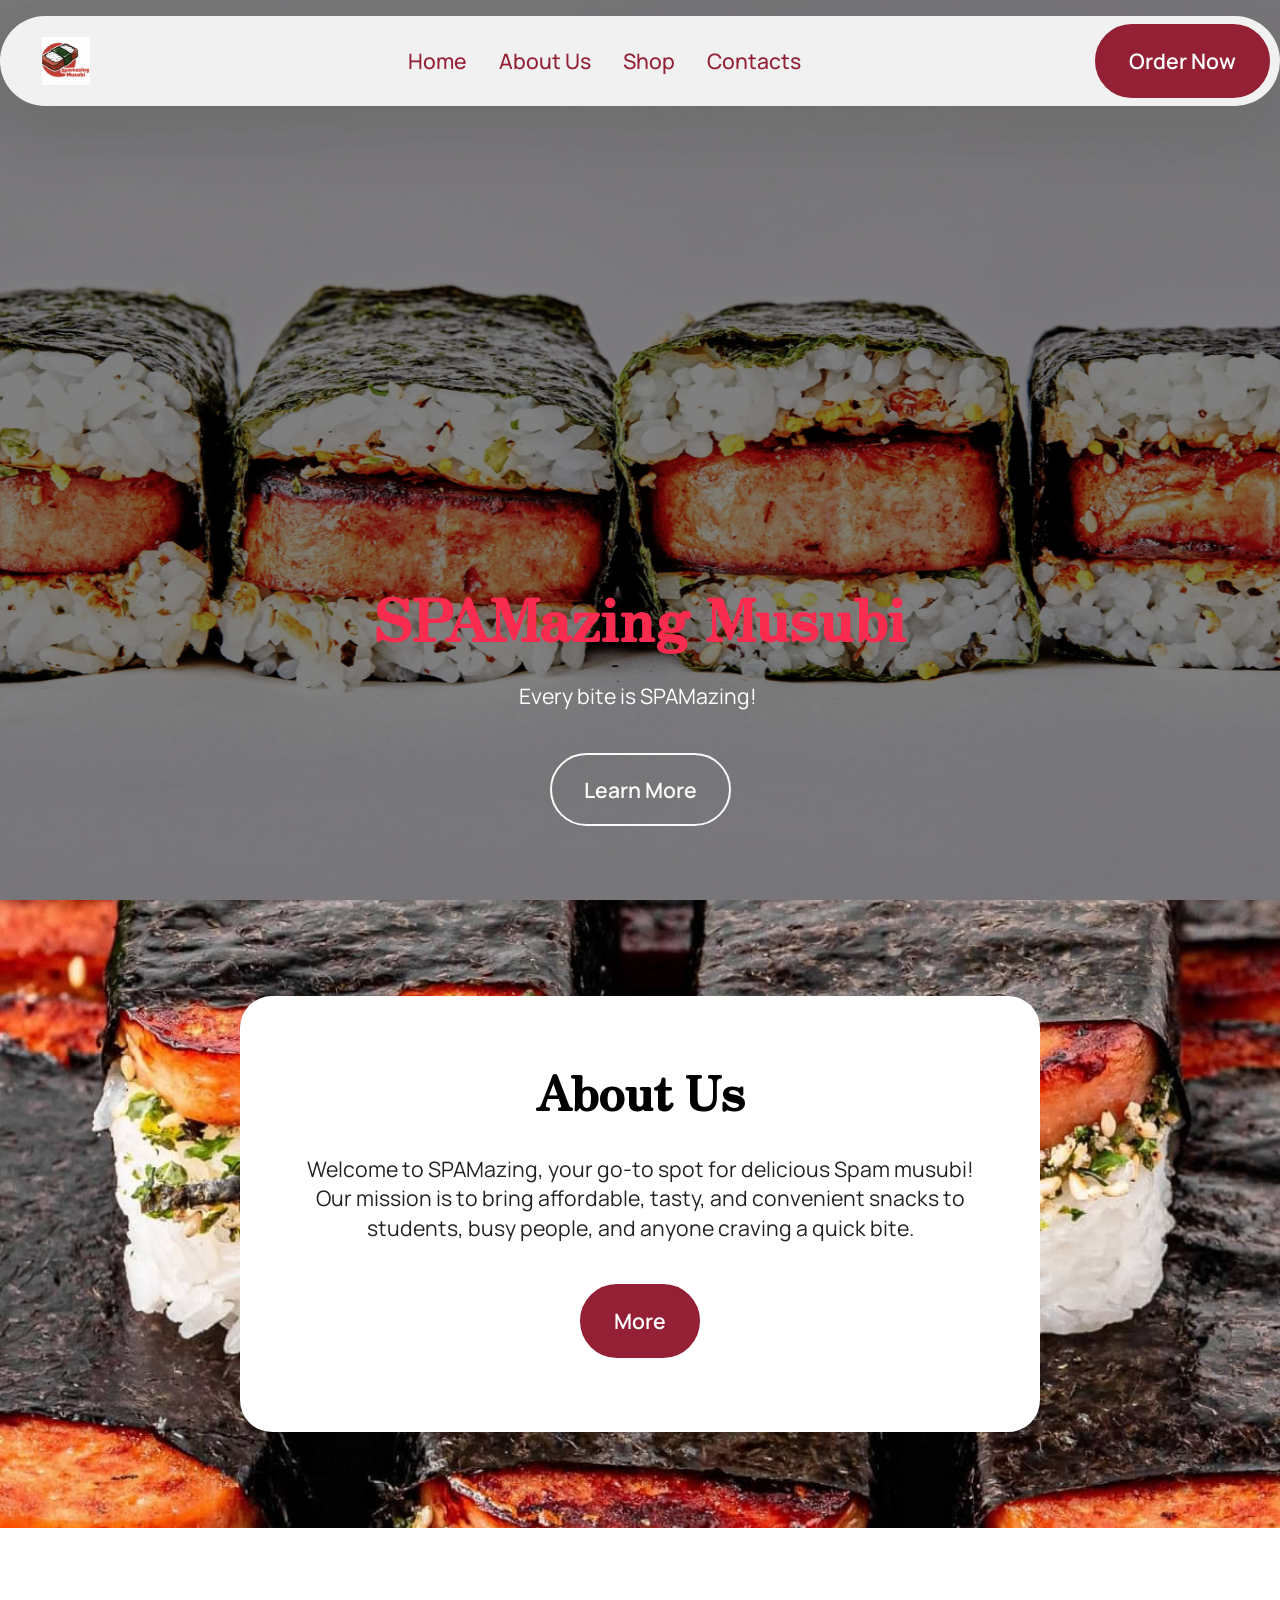
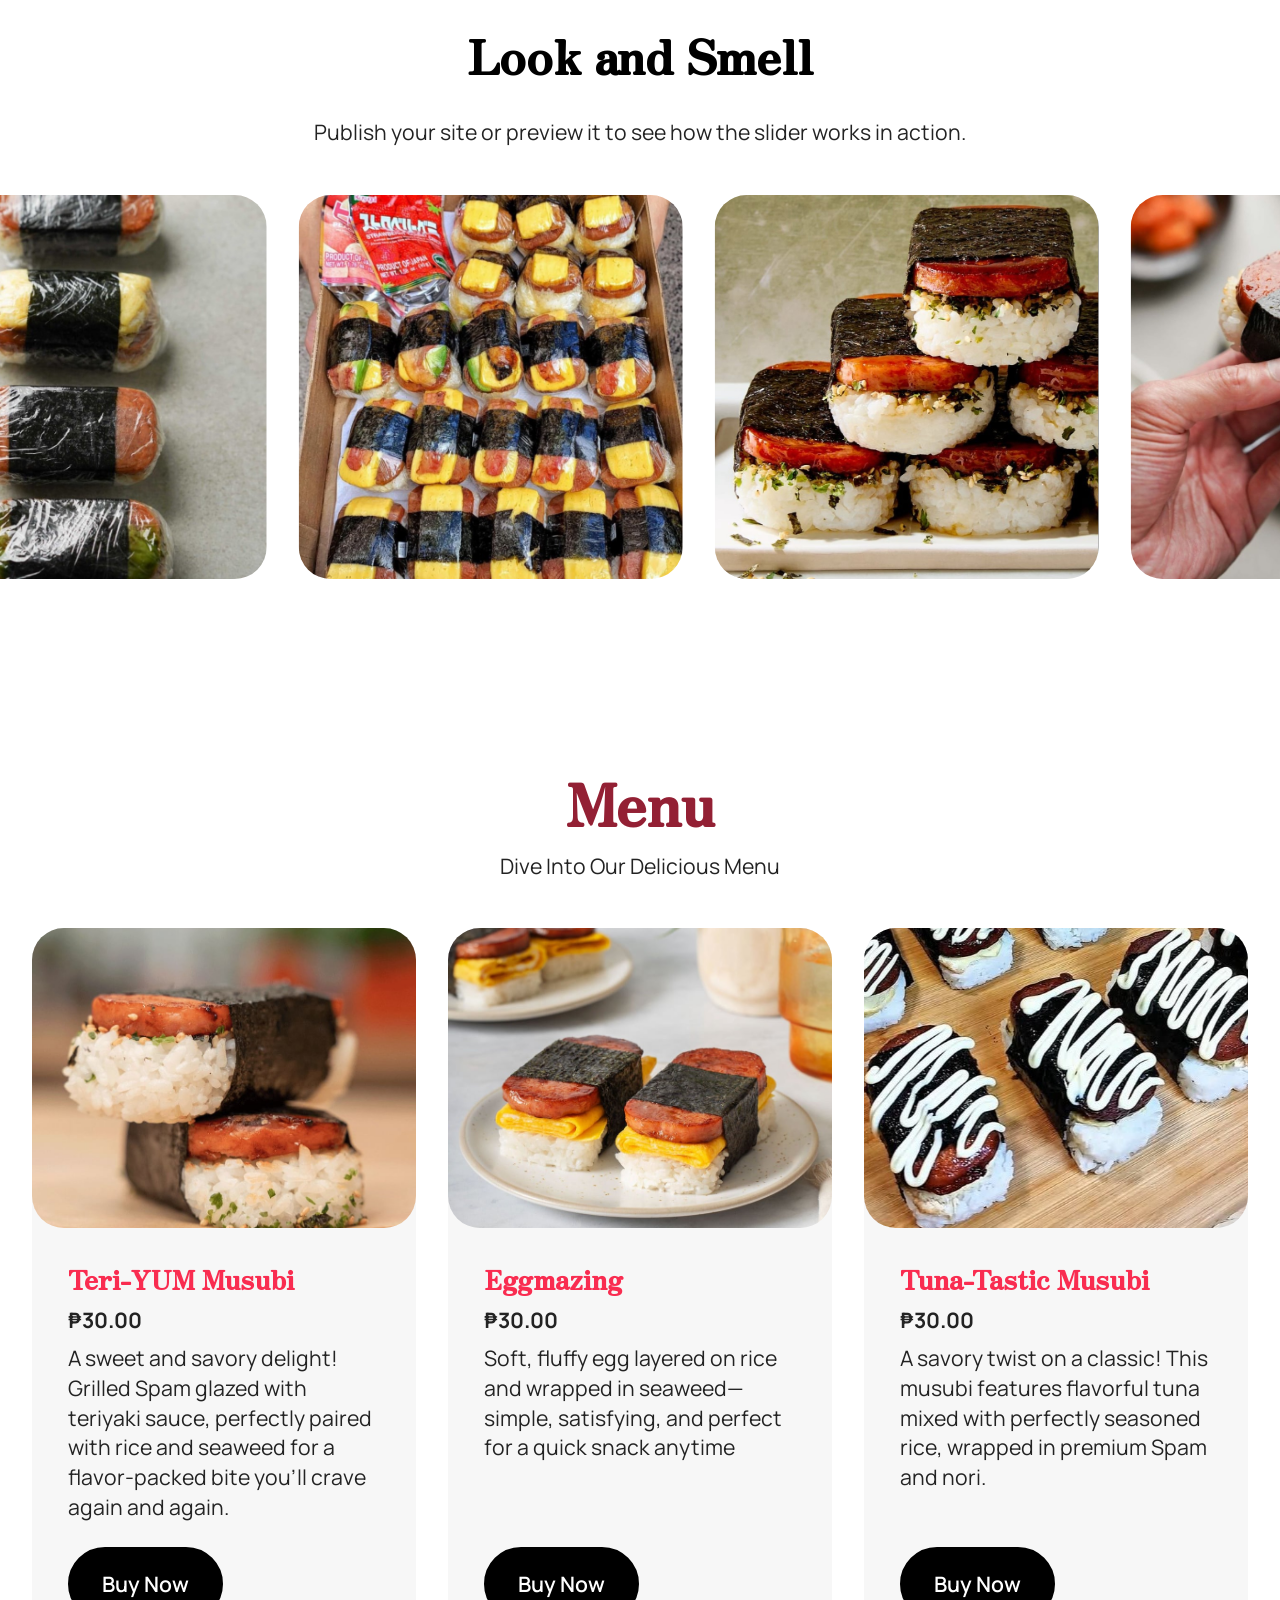
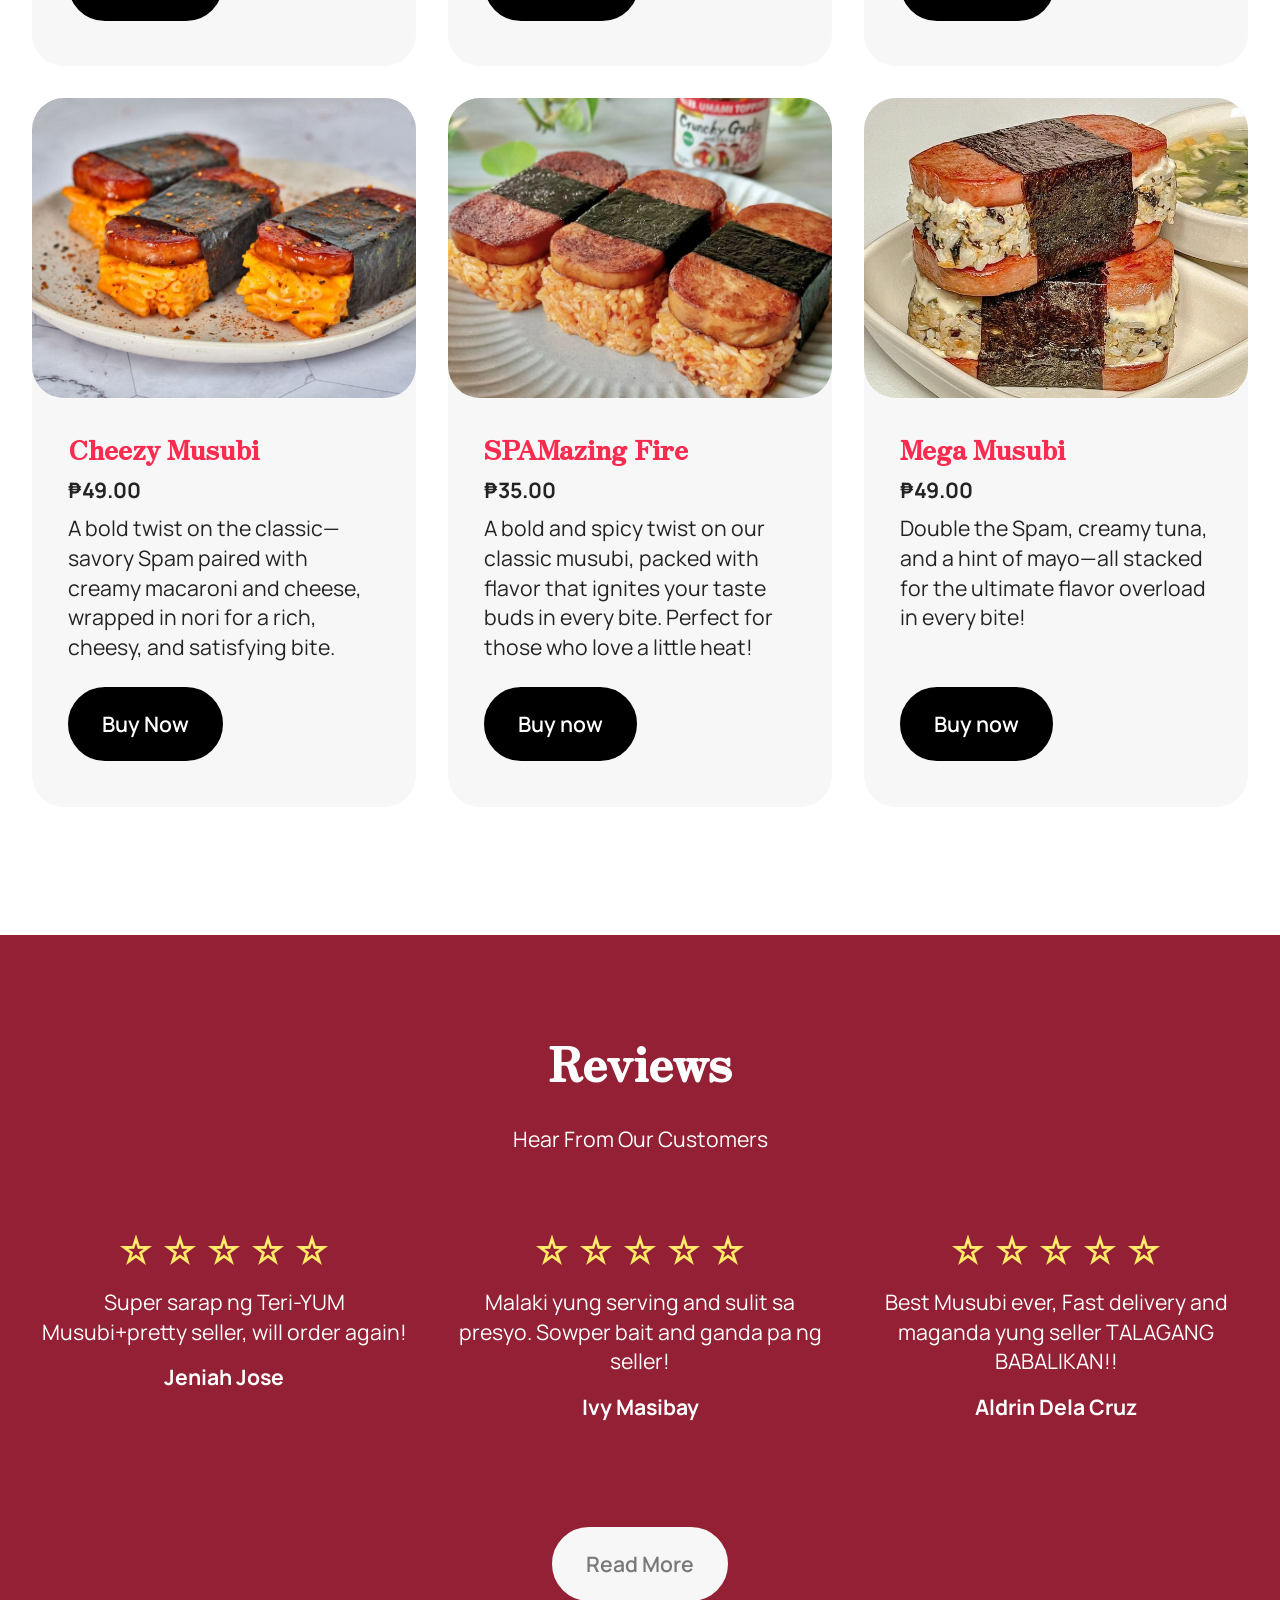
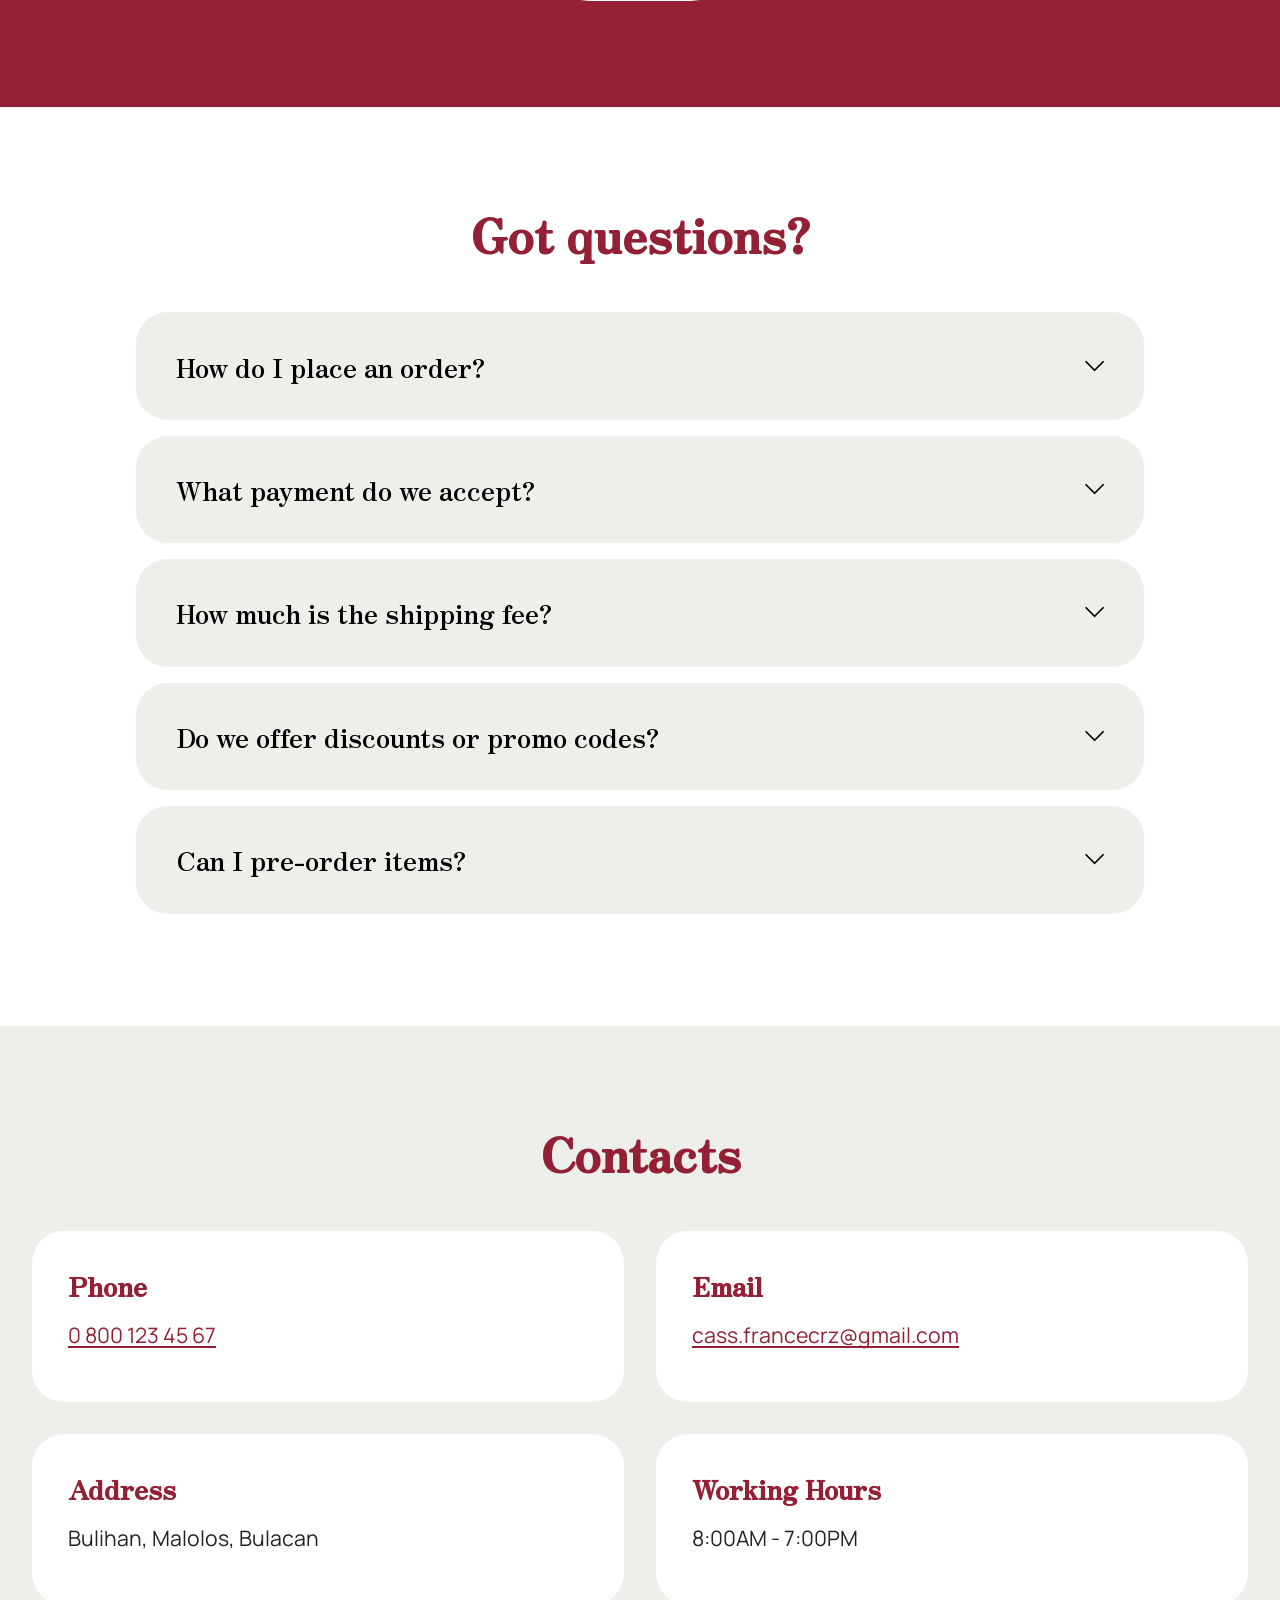
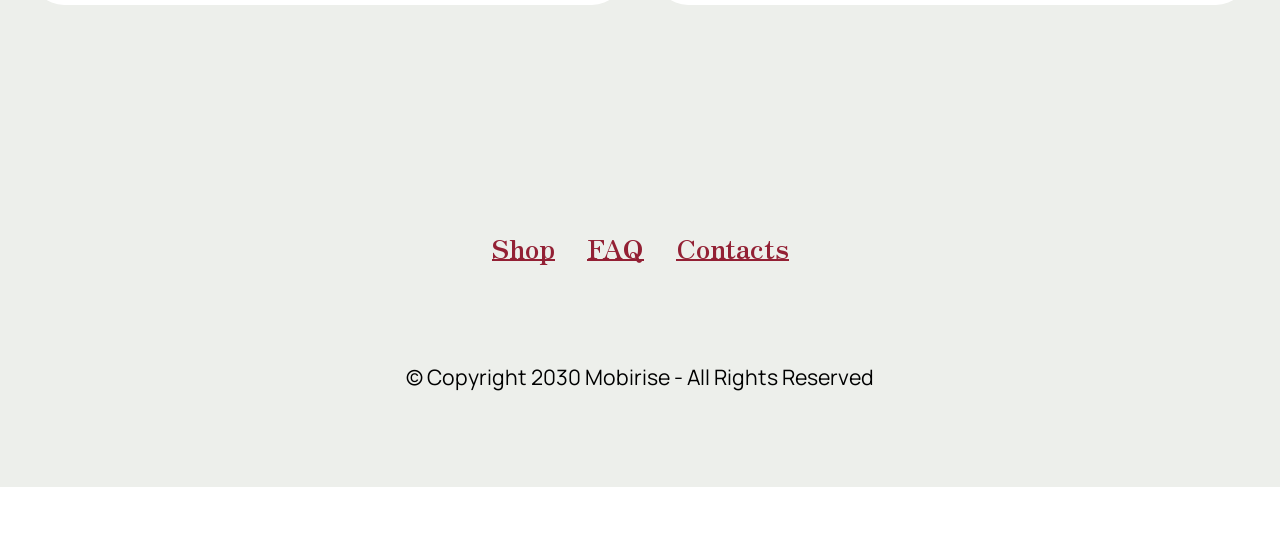
<file: index.html>
<!DOCTYPE html>
<html  >
<head>
  <!-- Site made with Mobirise Website Builder v6.1.12, https://mobirise.com -->
  <meta charset="UTF-8">
  <meta http-equiv="X-UA-Compatible" content="IE=edge">
  <meta name="generator" content="Mobirise v6.1.12, mobirise.com">
  <meta name="viewport" content="width=device-width, initial-scale=1, minimum-scale=1">
  <link rel="shortcut icon" href="assets/images/gemini-generated-image-jtjrsyjtjrsyjtjr-1-96x96.png" type="image/x-icon">
  <meta name="description" content="">
  
  
  <title>Home</title>
  <link rel="stylesheet" href="assets/web/assets/mobirise-icons2/mobirise2.css">
  <link rel="stylesheet" href="assets/bootstrap/css/bootstrap.min.css">
  <link rel="stylesheet" href="assets/parallax/jarallax.css">
  <link rel="stylesheet" href="assets/animatecss/animate.css">
  <link rel="stylesheet" href="assets/dropdown/css/style.css">
  <link rel="stylesheet" href="assets/socicon/css/styles.css">
  <link rel="stylesheet" href="assets/theme/css/style.css">
  <link rel="preload" href="https://fonts.googleapis.com/css?family=Zen+Antique:400&display=swap" as="style" onload="this.onload=null;this.rel='stylesheet'">
  <noscript><link rel="stylesheet" href="https://fonts.googleapis.com/css?family=Zen+Antique:400&display=swap"></noscript>
  <link rel="preload" href="https://fonts.googleapis.com/css?family=Manrope:200,300,400,500,600,700,800&display=swap" as="style" onload="this.onload=null;this.rel='stylesheet'">
  <noscript><link rel="stylesheet" href="https://fonts.googleapis.com/css?family=Manrope:200,300,400,500,600,700,800&display=swap"></noscript>
  <link rel="preload" as="style" href="assets/mobirise/css/mbr-additional.css?v=8mSNpC"><link rel="stylesheet" href="assets/mobirise/css/mbr-additional.css?v=8mSNpC" type="text/css">

  
  
  
</head>
<body>
  
  <section data-bs-version="5.1" class="menu menu1 cid-tJGsCG1vVL" once="menu" id="menu01-1">
	

	<nav class="navbar navbar-dropdown navbar-fixed-top navbar-expand-lg">
		<div class="container">
			<div class="navbar-brand">
				<span class="navbar-logo">
					<a href="https://mobiri.se">
						<img src="assets/images/gemini-generated-image-jtjrsyjtjrsyjtjr-1-96x96.png" alt="Mobirise Website Builder" style="height: 3rem;">
					</a>
				</span>
				
			</div>
			<button class="navbar-toggler" type="button" data-toggle="collapse" data-bs-toggle="collapse" data-target="#navbarSupportedContent" data-bs-target="#navbarSupportedContent" aria-controls="navbarNavAltMarkup" aria-expanded="false" aria-label="Toggle navigation">
				<div class="hamburger">
					<span></span>
					<span></span>
					<span></span>
					<span></span>
				</div>
			</button>
			<div class="collapse navbar-collapse" id="navbarSupportedContent">
				<ul class="navbar-nav nav-dropdown" data-app-modern-menu="true"><li class="nav-item">
						<a class="nav-link link text-primary display-4" href="index.html">Home<br></a>
					</li><li class="nav-item"><a class="nav-link link text-primary display-4" href="page1.html">About Us</a></li>
					<li class="nav-item">
						<a class="nav-link link text-primary display-4" href="index.html#features04-5" aria-expanded="false">Shop</a>
					</li>
					<li class="nav-item">
						<a class="nav-link link text-primary display-4" href="index.html#contacts3-1">Contacts</a>
					</li></ul>
				
				<div class="navbar-buttons mbr-section-btn"><a class="btn btn-primary display-4" href="https://docs.google.com/forms/d/e/1FAIpQLSc8T8PUwJSXU19IDOcI78A8vxCi_y2EvGDdyMk0BV0kr3hocw/viewform?usp=header">Order Now</a></div>
			</div>
		</div>
	</nav>
</section>

<section data-bs-version="5.1" class="header16 cid-vcTLYZuafV mbr-fullscreen mbr-parallax-background" id="header17-e">
  
  <div class="mbr-overlay" style="opacity: 0.5; background-color: rgb(0, 0, 0);"></div>
  <div class="container-fluid">
    <div class="row">
      <div class="content-wrap col-12 col-md-12">
        <h1 class="mbr-section-title mbr-fonts-style mbr-white mb-4 display-1"><strong>SPAMazing Musubi</strong></h1>
        
        <p class="mbr-fonts-style mbr-text mbr-white mb-4 display-7">Every bite is SPAMazing!&nbsp;</p>
        <div class="mbr-section-btn"><a class="btn btn-white-outline display-7" href="index.html#list01-8">Learn More</a></div>
      </div>
    </div>
  </div>
</section>

<section data-bs-version="5.1" class="header14 cid-tJGD1DIY2H" id="header14-2">
	

	
	
	<div class="container">
		<div class="row justify-content-center">
			<div class="card col-12 col-md-12 col-lg-8">
				<div class="card-wrapper">
					<div class="card-box align-center">
						<h1 class="card-title mbr-fonts-style mb-4 display-2"><strong>About Us</strong></h1>
						<p class="mbr-text mbr-fonts-style mb-4 display-7">
							Welcome to SPAMazing, your go-to spot for delicious Spam musubi! Our mission is to bring affordable, tasty, and convenient snacks to students, busy people, and anyone craving a quick bite.
						</p>
						<div class="mbr-section-btn mt-4"><a class="btn btn-primary display-7" href="page1.html">More</a></div>
					</div>
				</div>
			</div>
		</div>
	</div>
</section>

<section data-bs-version="5.1" class="gallery07 cid-vbM18zuvAx" id="gallery07-9">
  
  
  <div class="container-fluid gallery-wrapper">
    <div class="row justify-content-center">
      <div class="col-12 content-head">
        <div class="mbr-section-head mb-5">
          <h4 class="mbr-section-title mbr-fonts-style align-center mb-0 display-2"><strong>Look and Smell</strong></h4>
          <h5 class="mbr-section-subtitle mbr-fonts-style align-center mb-0 mt-4 display-7">
            Publish your site or preview it to see how the slider works in action.
          </h5>
        </div>
      </div>
    </div>
    <div class="grid-container">
      <div class="grid-container-3 moving-left" style="transform: translate3d(-200px, 0px, 0px);">
        <div class="grid-item">
          <img src="assets/images/009147cbe7ebb9f3e3baeb66ae1e9a84-921x1152.jpeg" alt="Mobirise Website Builder">
        </div>
        <div class="grid-item">
          <img src="assets/images/90af828dc9d1e5bc306270db8b0fccf8-921x1382.jpeg" alt="Mobirise Website Builder">
        </div>
        <div class="grid-item">
          <img src="assets/images/ef08be53a47f04cef836d74d05948be6-921x1381.jpeg" alt="Mobirise Website Builder">
        </div>
        <div class="grid-item">
          <img src="assets/images/aebecfc5023b4fa90c1f201cc4682f39-921x1151.jpeg" alt="Mobirise Website Builder">
        </div>
      </div>
    </div>
  </div>
</section>

<section data-bs-version="5.1" class="features4 cid-tJGKiS9ad3" id="features04-5">
	
	
	<div class="container">
		<div class="mbr-section-head mb-5">
			<h4 class="mbr-section-title mbr-fonts-style align-left mb-3 display-1"><strong>Menu</strong></h4>
			<h5 class="mbr-section-subtitle mbr-fonts-style align-left mb-3 display-7">Dive Into Our Delicious Menu</h5>
			
		</div>
		<div class="row">
			
			<div class="item features-image col-12 col-md-6 col-lg-4 active">
				<div class="item-wrapper">
					<div class="item-img">
						<img src="assets/images/b1adfea847797c2dba4fa4c7d3a1f79e-815x815.jpg" alt="Mobirise Website Builder" data-slide-to="0" data-bs-slide-to="0">
					</div>
					<div class="item-content">
						<h5 class="item-title mbr-fonts-style display-5"><strong>Teri-YUM Musubi</strong></h5>
						<h6 class="item-subtitle mbr-fonts-style display-7"><strong>₱30.00</strong>
						</h6>
						<p class="mbr-text mbr-fonts-style display-7">
							A sweet and savory delight! Grilled Spam glazed with teriyaki sauce, perfectly paired with rice and seaweed for a flavor-packed bite you’ll crave again and again.
						</p>
						<div class="mbr-section-btn item-footer"><a href="https://docs.google.com/forms/d/e/1FAIpQLSc8T8PUwJSXU19IDOcI78A8vxCi_y2EvGDdyMk0BV0kr3hocw/viewform?usp=header" class="btn item-btn btn-success display-7">Buy Now</a></div>
					</div>
				</div>
			</div><div class="item features-image col-12 col-md-6 col-lg-4">
				<div class="item-wrapper">
					<div class="item-img">
						<img src="assets/images/220b3942336695417863353d2675947a-815x1019.jpg" alt="Mobirise Website Builder" data-slide-to="1" data-bs-slide-to="1">
					</div>
					<div class="item-content">
						<h5 class="item-title mbr-fonts-style display-5">
							<strong>Eggmazing</strong>
						</h5>
						<h6 class="item-subtitle mbr-fonts-style display-7"><strong>₱30.00</strong>
						</h6>
						<p class="mbr-text mbr-fonts-style display-7">
							Soft, fluffy egg layered on rice and wrapped in seaweed—simple, satisfying, and perfect for a quick snack anytime
						</p>
						<div class="mbr-section-btn item-footer"><a href="https://docs.google.com/forms/d/e/1FAIpQLSc8T8PUwJSXU19IDOcI78A8vxCi_y2EvGDdyMk0BV0kr3hocw/viewform?usp=header" class="btn item-btn btn-success display-7">Buy Now</a></div>
					</div>

				</div>
			</div><div class="item features-image col-12 col-md-6 col-lg-4">
				<div class="item-wrapper">
					<div class="item-img">
						<img src="assets/images/34ffee0f8d4cecb5ec43f8dc50502ee0-675x1200.jpeg" alt="Mobirise Website Builder" data-slide-to="2" data-bs-slide-to="2">
					</div>
					<div class="item-content">
						<h5 class="item-title mbr-fonts-style display-5"><strong>Tuna-Tastic Musubi</strong></h5>
						<h6 class="item-subtitle mbr-fonts-style display-7"><strong>₱30.00</strong>
						</h6>
						<p class="mbr-text mbr-fonts-style display-7">
							A savory twist on a classic! This musubi features flavorful tuna mixed with perfectly seasoned rice, wrapped in premium Spam and nori.&nbsp;</p>
						<div class="mbr-section-btn item-footer"><a href="https://docs.google.com/forms/d/e/1FAIpQLSc8T8PUwJSXU19IDOcI78A8vxCi_y2EvGDdyMk0BV0kr3hocw/viewform?usp=header" class="btn item-btn btn-success display-7">Buy Now</a></div>
					</div>

				</div>
			</div><div class="item features-image col-12 col-md-6 col-lg-4">
				<div class="item-wrapper">
					<div class="item-img">
						<img src="assets/images/e4c7c42e45604f73b901f251eb28ad88-815x543.jpg" alt="Mobirise Website Builder" data-slide-to="3" data-bs-slide-to="3">
					</div>
					<div class="item-content">
						<h5 class="item-title mbr-fonts-style display-5"><strong>Cheezy Musubi</strong></h5>
						<h6 class="item-subtitle mbr-fonts-style display-7"><strong>₱49.00</strong>
						</h6>
						<p class="mbr-text mbr-fonts-style display-7">
							A bold twist on the classic—savory Spam paired with creamy macaroni and cheese, wrapped in nori for a rich, cheesy, and satisfying bite.
						</p>
						<div class="mbr-section-btn item-footer"><a href="https://docs.google.com/forms/d/e/1FAIpQLSc8T8PUwJSXU19IDOcI78A8vxCi_y2EvGDdyMk0BV0kr3hocw/viewform?usp=header" class="btn item-btn btn-success display-7">Buy Now</a></div>
					</div>

				</div>
			</div>
			<div class="item features-image col-12 col-md-6 col-lg-4">
				<div class="item-wrapper">
					<div class="item-img">
						<img src="assets/images/bb5393c84c843fffbe8dd8dfb5fcfeb4-815x990.jpg" alt="Mobirise Website Builder" data-slide-to="4" data-bs-slide-to="4">
					</div>
					<div class="item-content">
						<h5 class="item-title mbr-fonts-style display-5"><strong>SPAMazing Fire</strong></h5>
						<h6 class="item-subtitle mbr-fonts-style display-7"><strong>₱35.00</strong>
						</h6>
						<p class="mbr-text mbr-fonts-style display-7">
							A bold and spicy twist on our classic musubi, packed with flavor that ignites your taste buds in every bite. Perfect for those who love a little heat!<br>
						</p>
						<div class="mbr-section-btn item-footer"><a href="https://docs.google.com/forms/d/e/1FAIpQLSc8T8PUwJSXU19IDOcI78A8vxCi_y2EvGDdyMk0BV0kr3hocw/viewform?usp=header" class="btn item-btn btn-success display-7">Buy now</a></div>
					</div>
				</div>
			</div>
			<div class="item features-image col-12 col-md-6 col-lg-4">
				<div class="item-wrapper">
					<div class="item-img">
						<img src="assets/images/71148f510791b8db94a59b335f48c3a6-750x1000.jpg" alt="Mobirise Website Builder" data-slide-to="5" data-bs-slide-to="5">
					</div>
					<div class="item-content">
						<h5 class="item-title mbr-fonts-style display-5"><strong>Mega Musubi</strong></h5>
						<h6 class="item-subtitle mbr-fonts-style display-7"><strong>₱49.00</strong>
						</h6>
						<p class="mbr-text mbr-fonts-style display-7">
							Double the Spam, creamy tuna, and a hint of mayo—all stacked for the ultimate flavor overload in every bite!<br>
						</p>
						<div class="mbr-section-btn item-footer"><a href="https://docs.google.com/forms/d/e/1FAIpQLSc8T8PUwJSXU19IDOcI78A8vxCi_y2EvGDdyMk0BV0kr3hocw/viewform?usp=header" class="btn item-btn btn-success display-7">Buy now</a></div>
					</div>
				</div>
			</div>
			
			
		</div>
	</div>
</section>

<section data-bs-version="5.1" class="people02 cid-vbLZkXClCf" id="people02-7">
	

	
	
	<div class="container">
		<div class="row mb-5 justify-content-center">
			<div class="col-12 content-head">
				<h3 class="mbr-section-title mbr-fonts-style align-center mb-4 display-2"><strong>Reviews</strong></h3>
				<h5 class="mbr-section-subtitle mbr-fonts-style align-center mb-4 display-7">Hear From Our Customers</h5>
			</div>
		</div>
		<div class="row">
				<div class="item features-without-image col-12 col-md-6 col-lg-4 mb-5">
					<div class="item-wrapper">
						<div class="card-box align-center">
							<div class="iconfont-wrapper mb-3">
								<span class="mbr-iconfont mobi-mbri-star mobi-mbri" style="color: rgb(255, 235, 105); fill: rgb(255, 235, 105);"></span>
								<span class="mbr-iconfont mobi-mbri-star mobi-mbri" style="color: rgb(255, 235, 105); fill: rgb(255, 235, 105);"></span>
								<span class="mbr-iconfont mobi-mbri-star mobi-mbri" style="color: rgb(255, 235, 105); fill: rgb(255, 235, 105);"></span>
								<span class="mbr-iconfont mobi-mbri-star mobi-mbri" style="color: rgb(255, 235, 105); fill: rgb(255, 235, 105);"></span>
								<span class="mbr-iconfont mobi-mbri-star mobi-mbri" style="color: rgb(255, 235, 105); fill: rgb(255, 235, 105);"></span>
							</div>
							<h5 class="card-title mbr-fonts-style mb-3 display-7">Super sarap ng Teri-YUM Musubi+pretty seller, will order again!</h5>
							<p class="card-text mbr-fonts-style mb-0 display-7"><strong>
								Jeniah Jose</strong></p>
						</div>
					</div>
				</div>
				<div class="item features-without-image col-12 col-md-6 col-lg-4 mb-5">
					<div class="item-wrapper">
						<div class="card-box align-center">
							<div class="iconfont-wrapper mb-3">
								<span class="mbr-iconfont mobi-mbri-star mobi-mbri" style="color: rgb(255, 235, 105); fill: rgb(255, 235, 105);"></span>
								<span class="mbr-iconfont mobi-mbri-star mobi-mbri" style="color: rgb(255, 235, 105); fill: rgb(255, 235, 105);"></span>
								<span class="mbr-iconfont mobi-mbri-star mobi-mbri" style="color: rgb(255, 235, 105); fill: rgb(255, 235, 105);"></span>
								<span class="mbr-iconfont mobi-mbri-star mobi-mbri" style="color: rgb(255, 235, 105); fill: rgb(255, 235, 105);"></span>
								<span class="mbr-iconfont mobi-mbri-star mobi-mbri" style="color: rgb(255, 235, 105); fill: rgb(255, 235, 105);"></span>
							</div>
							<h5 class="card-title mbr-fonts-style mb-3 display-7">Malaki yung serving and sulit sa presyo. Sowper bait and ganda pa ng seller!</h5>
							<p class="card-text mbr-fonts-style mb-0 display-7"><strong>Ivy Masibay</strong></p>
						</div>
					</div>
				</div>
				<div class="item features-without-image col-12 col-md-6 col-lg-4 mb-5">
					<div class="item-wrapper">
						<div class="card-box align-center">
							<div class="iconfont-wrapper mb-3">
								<span class="mbr-iconfont mobi-mbri-star mobi-mbri" style="color: rgb(255, 235, 105); fill: rgb(255, 235, 105);"></span>
								<span class="mbr-iconfont mobi-mbri-star mobi-mbri" style="color: rgb(255, 235, 105); fill: rgb(255, 235, 105);"></span>
								<span class="mbr-iconfont mobi-mbri-star mobi-mbri" style="color: rgb(255, 235, 105); fill: rgb(255, 235, 105);"></span>
								<span class="mbr-iconfont mobi-mbri-star mobi-mbri" style="color: rgb(255, 235, 105); fill: rgb(255, 235, 105);"></span>
								<span class="mbr-iconfont mobi-mbri-star mobi-mbri" style="color: rgb(255, 235, 105); fill: rgb(255, 235, 105);"></span>
							</div>
							<h5 class="card-title mbr-fonts-style mb-3 display-7">Best Musubi ever, Fast delivery and maganda yung seller TALAGANG BABALIKAN!!</h5>
							<p class="card-text mbr-fonts-style mb-0 display-7"><strong>Aldrin Dela Cruz</strong></p>
						</div>
					</div>
				</div>
			</div>
		<div class="row mt-0 mt-md-5">
			<div class="col-12 align-center">
				<div class="mbr-section-btn"><a class="btn btn-danger display-7" href="page2.html">Read More</a></div>
			</div>
		</div>
	</div>
</section>

<section data-bs-version="5.1" class="list1 cid-tJGRlgYbKj" id="list01-8">
	
	
	<div class="container">
		<div class="row justify-content-center">
			<div class="col-12 col-md-12 col-lg-10 m-auto">
				<div class="content">
					<div class="mbr-section-head align-left mb-5">
						
						<h3 class="mbr-section-title mb-2 mbr-fonts-style display-2">
							<strong>Got questions?</strong>
						</h3>
					</div>
					<div id="bootstrap-accordion_6" class="panel-group accordionStyles accordion" role="tablist" aria-multiselectable="true">
						<div class="card mb-3">
							<div class="card-header" role="tab" id="headingOne">
								<a role="button" class="panel-title collapsed" data-toggle="collapse" data-bs-toggle="collapse" data-core="" href="#collapse1_6" aria-expanded="false" aria-controls="collapse1">
									<h6 class="panel-title-edit mbr-semibold mbr-fonts-style mb-0 display-5">How do I place an order?</h6>
									<span class="sign mbr-iconfont mobi-mbri-arrow-down"></span>
								</a>
							</div>
							<div id="collapse1_6" class="panel-collapse noScroll collapse" role="tabpanel" aria-labelledby="headingOne" data-parent="#accordion" data-bs-parent="#bootstrap-accordion_6">
								<div class="panel-body">
									<p class="mbr-fonts-style panel-text display-7">Order directly through the website by filling out the order form.<br>You can also send a message on our social media page with the following details:<br>&nbsp; &nbsp; &nbsp;- Your name<br>&nbsp; &nbsp; &nbsp;- Order quantity<br>&nbsp; &nbsp; &nbsp;- Preferred date<br>✅ Your order will be confirmed once your message or form is received</p>
								</div>
							</div>
						</div>
						<div class="card mb-3">
							<div class="card-header" role="tab" id="headingOne">
								<a role="button" class="panel-title collapsed" data-toggle="collapse" data-bs-toggle="collapse" data-core="" href="#collapse2_6" aria-expanded="false" aria-controls="collapse2">
									<h6 class="panel-title-edit mbr-semibold mbr-fonts-style mb-0 display-5">What payment do we accept?</h6>
									<span class="sign mbr-iconfont mobi-mbri-arrow-down"></span>
								</a>
							</div>
							<div id="collapse2_6" class="panel-collapse noScroll collapse" role="tabpanel" aria-labelledby="headingOne" data-parent="#accordion" data-bs-parent="#bootstrap-accordion_6">
								<div class="panel-body">
									<p class="mbr-fonts-style panel-text display-7">We accept:<br>&nbsp; &nbsp; -&nbsp; GCash<br>&nbsp; &nbsp; -&nbsp; Cash on Delivery (if available)<br>&nbsp; &nbsp; - Cash for meet-up or school pick-up<br><br>Payment details will be sent after order confirmation.</p>
								</div>
							</div>
						</div>
						<div class="card mb-3">
							<div class="card-header" role="tab" id="headingOne">
								<a role="button" class="panel-title collapsed" data-toggle="collapse" data-bs-toggle="collapse" data-core="" href="#collapse3_6" aria-expanded="false" aria-controls="collapse3">
									<h6 class="panel-title-edit mbr-semibold mbr-fonts-style mb-0 display-5">How much is the shipping fee?</h6>
									<span class="sign mbr-iconfont mobi-mbri-arrow-down"></span>
								</a>
							</div>
							<div id="collapse3_6" class="panel-collapse noScroll collapse" role="tabpanel" aria-labelledby="headingOne" data-parent="#accordion" data-bs-parent="#bootstrap-accordion_6">
								<div class="panel-body">
									<p class="mbr-fonts-style panel-text display-7">- Shipping fee depends on your location.<br>- For school pick-up, there is no shipping fee.<br>- For nearby areas, the delivery fee will be based on the rider’s rate.</p>
								</div>
							</div>
						</div>
						<div class="card mb-3">
							<div class="card-header" role="tab" id="headingOne">
								<a role="button" class="panel-title collapsed" data-toggle="collapse" data-bs-toggle="collapse" data-core="" href="#collapse4_6" aria-expanded="false" aria-controls="collapse4">
									<h6 class="panel-title-edit mbr-semibold mbr-fonts-style mb-0 display-5">Do we offer discounts or promo codes?</h6>
									<span class="sign mbr-iconfont mobi-mbri-arrow-down"></span>
								</a>
							</div>
							<div id="collapse4_6" class="panel-collapse noScroll collapse" role="tabpanel" aria-labelledby="headingOne" data-parent="#accordion" data-bs-parent="#bootstrap-accordion_6">
								<div class="panel-body">
									<p class="mbr-fonts-style panel-text display-7">Yes! You can sometimes enjoy special discounts for:<br>&nbsp; &nbsp; &nbsp; -&nbsp; Bulk orders<br>&nbsp; &nbsp; &nbsp; -&nbsp; School events<br>&nbsp; &nbsp; &nbsp; - Special promotions<br>Follow our page to stay updated on promos.</p>
								</div>
							</div>
						</div>
						<div class="card mb-3">
							<div class="card-header" role="tab" id="headingOne">
								<a role="button" class="panel-title collapsed" data-toggle="collapse" data-bs-toggle="collapse" data-core="" href="#collapse5_6" aria-expanded="false" aria-controls="collapse5">
									<h6 class="panel-title-edit mbr-semibold mbr-fonts-style mb-0 display-5">Can I pre-order items?</h6>
									<span class="sign mbr-iconfont mobi-mbri-arrow-down"></span>
								</a>
							</div>
							<div id="collapse5_6" class="panel-collapse noScroll collapse" role="tabpanel" aria-labelledby="headingOne" data-parent="#accordion" data-bs-parent="#bootstrap-accordion_6">
								<div class="panel-body">
									<p class="mbr-fonts-style panel-text display-7">Yes! You’re encouraged to pre-order at least 1 day before your preferred date to make sure your order is available.<br>&nbsp; &nbsp; - Stocks are limited each day because your Spam Musubi is freshly made daily.<br></p>
								</div>
							</div>
						</div>
						
					</div>
				</div>
			</div>
		</div>
	</div>
</section>

<section data-bs-version="5.1" class="contacts01 cid-veKqnPQtMe" id="contacts01-l">
    

    
    
    <div class="container">
        <div class="row justify-content-center">
            <div class="col-12 content-head">
                <div class="mbr-section-head mb-5">
                    <h3 class="mbr-section-title mbr-fonts-style align-center mb-0 display-2">
                        <strong>Contacts</strong>
                    </h3>
                    
                </div>
            </div>
        </div>
        <div class="row">
            <div class="item features-without-image col-12 col-md-6 active">
                <div class="item-wrapper">
                    <div class="text-wrapper">
                        <h6 class="card-title mbr-fonts-style mb-3 display-5">
                            <strong>Phone</strong>
                        </h6>
                        <p class="mbr-text mbr-fonts-style display-7">
                            <a href="tel:+12345678910" class="text-primary">0 800 123 45 67</a>
                        </p>
                    </div>
                </div>
            </div>
            <div class="item features-without-image col-12 col-md-6">
                <div class="item-wrapper">
                    <div class="text-wrapper">
                        <h6 class="card-title mbr-fonts-style mb-3 display-5">
                            <strong>Email</strong>
                        </h6>
                        <p class="mbr-text mbr-fonts-style display-7"><a href="mailto:cass.francecrz@gmail.com" class="text-primary">cass.francecrz@gmail.com</a></p>
                    </div>
                </div>
            </div>
            <div class="item features-without-image col-12 col-md-6">
                <div class="item-wrapper">
                    <div class="text-wrapper">
                        <h6 class="card-title mbr-fonts-style mb-3 display-5">
                            <strong>Address</strong>
                        </h6>
                        <p class="mbr-text mbr-fonts-style display-7">Bulihan, Malolos, Bulacan</p>
                    </div>
                </div>
            </div>
            <div class="item features-without-image col-12 col-md-6">
                <div class="item-wrapper">
                    <div class="text-wrapper">
                        <h6 class="card-title mbr-fonts-style mb-3 display-5">
                            <strong>Working Hours</strong>
                        </h6>
                        <p class="mbr-text mbr-fonts-style display-7">8:00AM - 7:00PM</p>
                    </div>
                </div>
            </div>
        </div>
    </div>
</section>

<section data-bs-version="5.1" class="footer3 programm5 cid-tL7oDZlVRK" once="footers" id="footer03-3">

        

    

    <div class="container">
        <div class="row">

            <div class="row-links mb-4">
                <ul class="header-menu">
                  
                  
                  
                  
                <li class="header-menu-item mbr-fonts-style display-5"></li><li class="header-menu-item mbr-fonts-style display-5"><a href="index.html#features04-5" class="text-primary">Shop</a></li><li class="header-menu-item mbr-fonts-style display-5"><a href="index.html#list01-8" class="text-primary">FAQ</a></li><li class="header-menu-item mbr-fonts-style display-5"><a href="index.html#contacts3-1" class="text-primary">Contacts</a></li><li class="header-menu-item mbr-fonts-style display-5"></li></ul>
              </div>

            <div class="col-12">
                
            </div>
            <div class="col-12 mt-5">
                <p class="mbr-fonts-style copyright display-7">
                    © Copyright 2030 Mobirise - All Rights Reserved
                </p>
            </div>
        </div>
    </div>
</section><section class="display-7" style="padding: 0;align-items: center;justify-content: center;flex-wrap: wrap;    align-content: center;display: flex;position: relative;height: 4rem;"><a href="https://mobiri.se/4529604" style="flex: 1 1;height: 4rem;position: absolute;width: 100%;z-index: 1;"><img alt="" style="height: 4rem;" src="[data-uri]"></a><p style="margin: 0;text-align: center;" class="display-7">&#8204;</p><a style="z-index:1" href="https://mobirise.com/offline-website-builder.html">Offline Website Maker</a></section><script src="assets/bootstrap/js/bootstrap.bundle.min.js"></script>  <script src="assets/parallax/jarallax.js"></script>  <script src="assets/smoothscroll/smooth-scroll.js"></script>  <script src="assets/ytplayer/index.js"></script>  <script src="assets/dropdown/js/navbar-dropdown.js"></script>  <script src="assets/scrollgallery/scroll-gallery.js"></script>  <script src="assets/mbr-switch-arrow/mbr-switch-arrow.js"></script>  <script src="assets/theme/js/script.js"></script>  
  
  
  <input name="animation" type="hidden">
  </body>
</html>
</file>
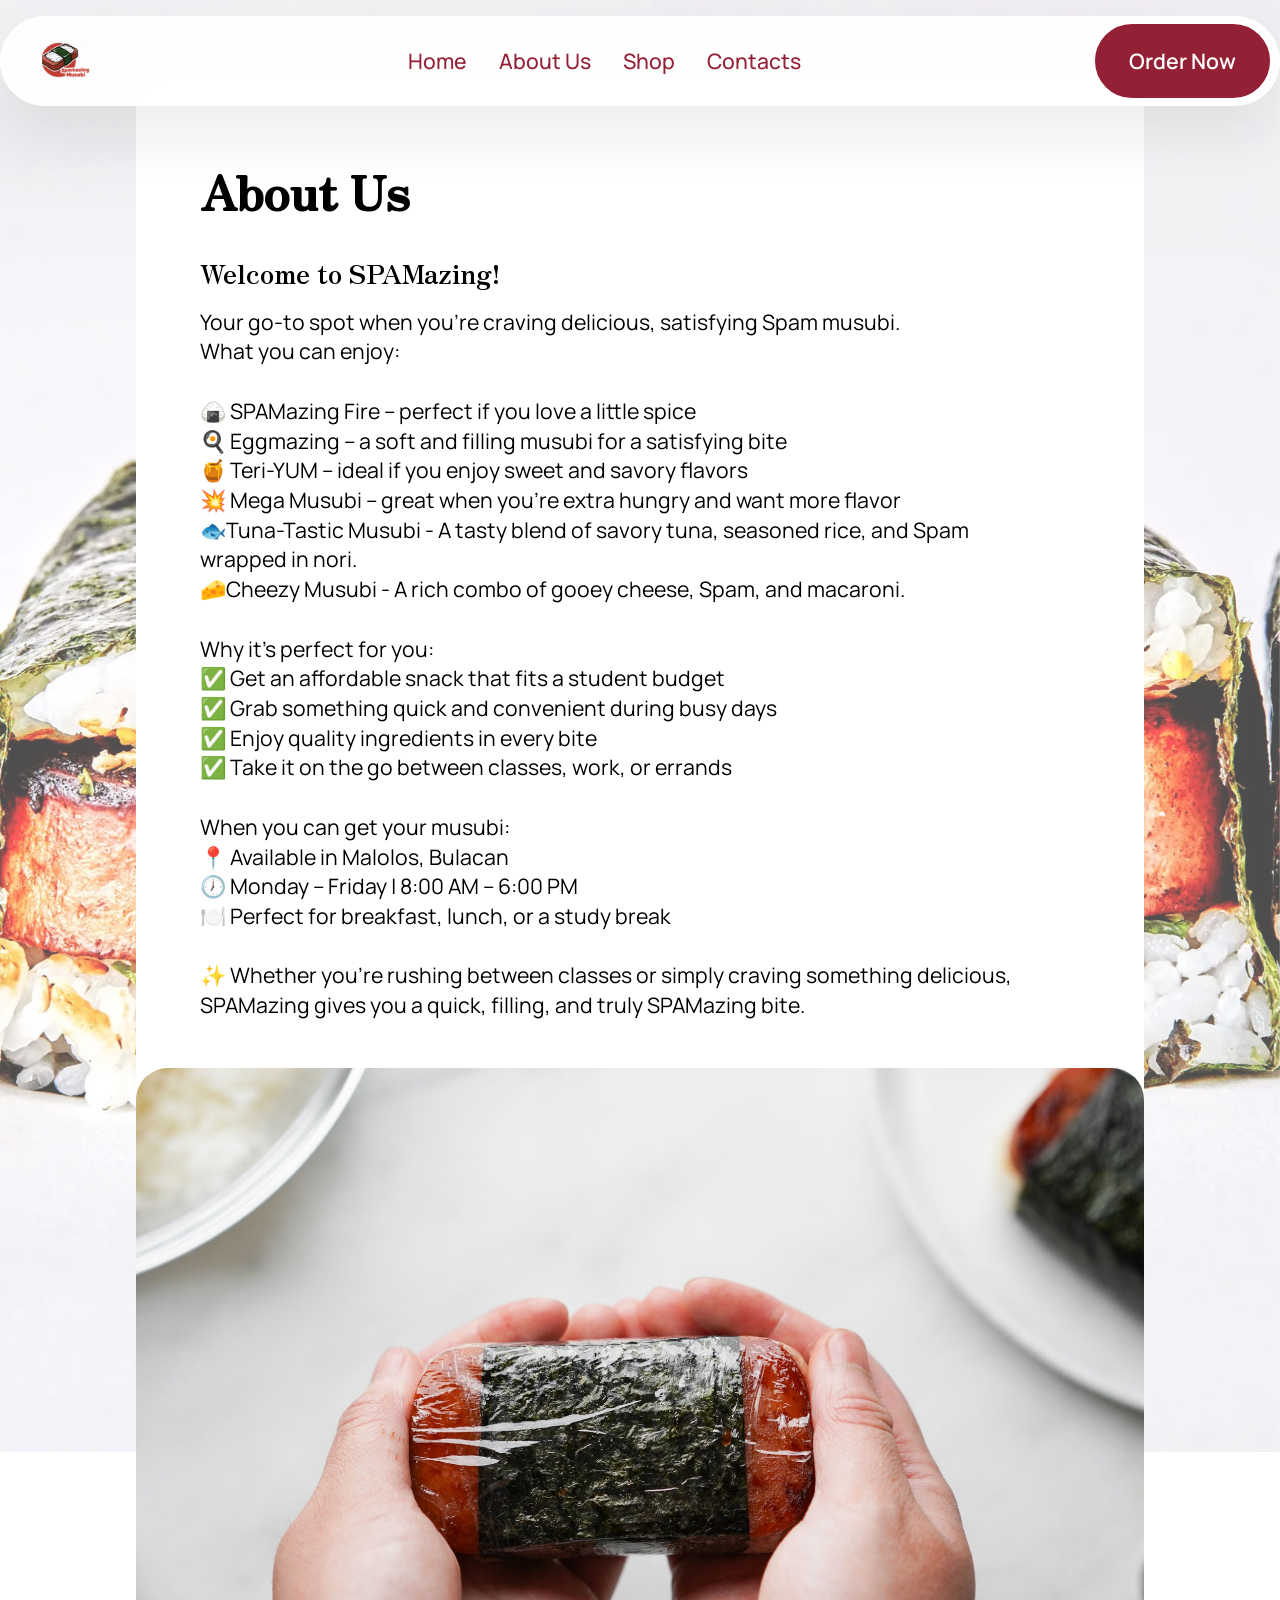
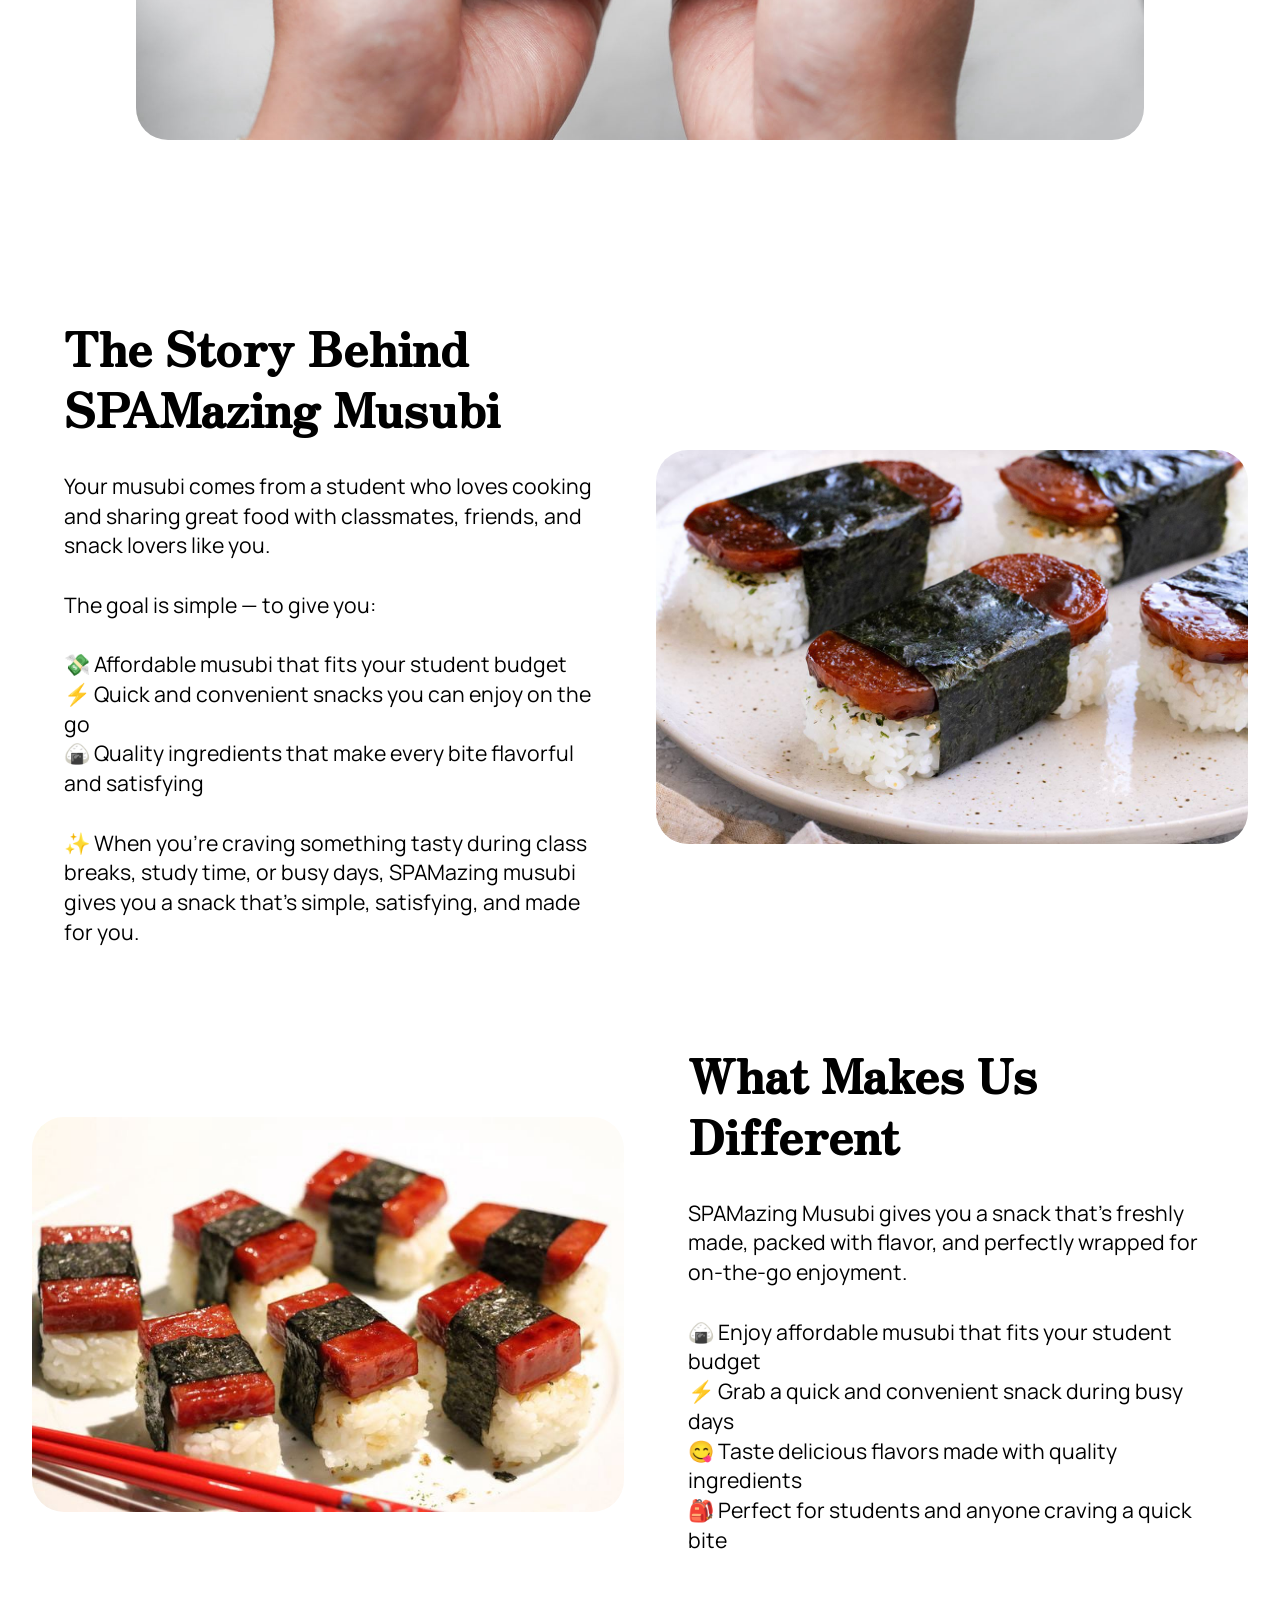
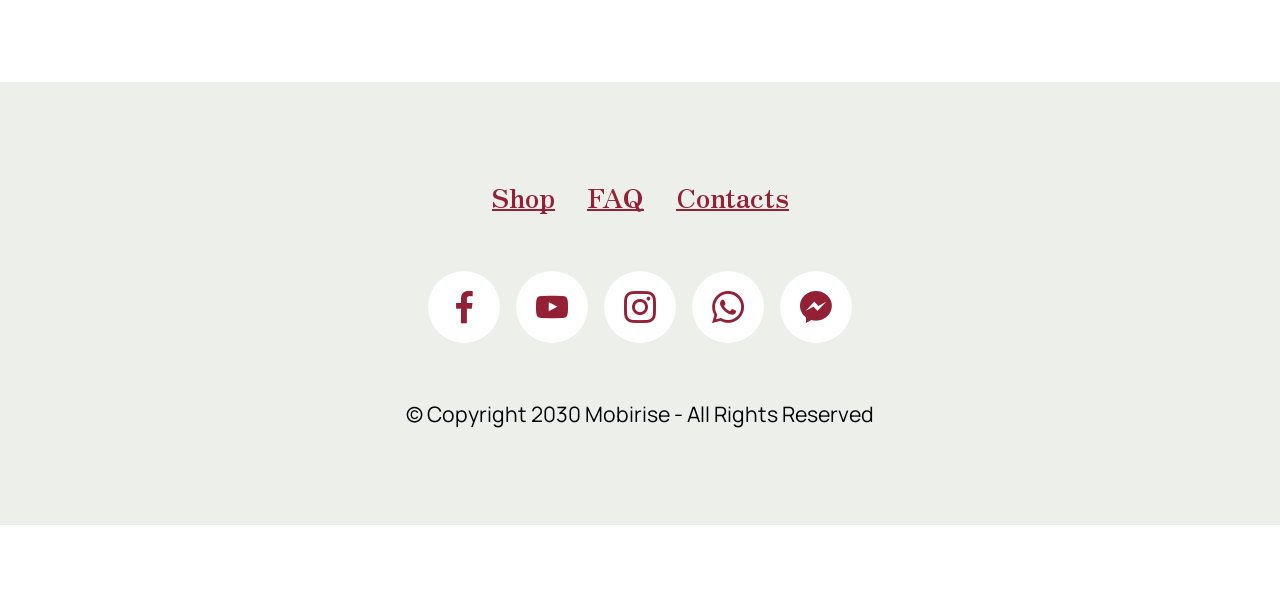
<file: page1.html>
<!DOCTYPE html>
<html  >
<head>
  <!-- Site made with Mobirise Website Builder v6.1.12, https://mobirise.com -->
  <meta charset="UTF-8">
  <meta http-equiv="X-UA-Compatible" content="IE=edge">
  <meta name="generator" content="Mobirise v6.1.12, mobirise.com">
  <meta name="viewport" content="width=device-width, initial-scale=1, minimum-scale=1">
  <link rel="shortcut icon" href="assets/images/gemini-generated-image-jtjrsyjtjrsyjtjr-1-96x96.png" type="image/x-icon">
  <meta name="description" content="">
  
  
  <title>About Us</title>
  <link rel="stylesheet" href="assets/web/assets/mobirise-icons2/mobirise2.css">
  <link rel="stylesheet" href="assets/bootstrap/css/bootstrap.min.css">
  <link rel="stylesheet" href="assets/parallax/jarallax.css">
  <link rel="stylesheet" href="assets/animatecss/animate.css">
  <link rel="stylesheet" href="assets/dropdown/css/style.css">
  <link rel="stylesheet" href="assets/socicon/css/styles.css">
  <link rel="stylesheet" href="assets/theme/css/style.css">
  <link rel="preload" href="https://fonts.googleapis.com/css?family=Zen+Antique:400&display=swap" as="style" onload="this.onload=null;this.rel='stylesheet'">
  <noscript><link rel="stylesheet" href="https://fonts.googleapis.com/css?family=Zen+Antique:400&display=swap"></noscript>
  <link rel="preload" href="https://fonts.googleapis.com/css?family=Manrope:200,300,400,500,600,700,800&display=swap" as="style" onload="this.onload=null;this.rel='stylesheet'">
  <noscript><link rel="stylesheet" href="https://fonts.googleapis.com/css?family=Manrope:200,300,400,500,600,700,800&display=swap"></noscript>
  <link rel="preload" as="style" href="assets/mobirise/css/mbr-additional.css?v=zwgwXi"><link rel="stylesheet" href="assets/mobirise/css/mbr-additional.css?v=zwgwXi" type="text/css">

  
  
  
</head>
<body>
  
  <section data-bs-version="5.1" class="menu menu1 cid-tJGsCG1vVL" once="menu" id="menu01-0">
	

	<nav class="navbar navbar-dropdown navbar-fixed-top navbar-expand-lg">
		<div class="container">
			<div class="navbar-brand">
				<span class="navbar-logo">
					<a href="https://mobiri.se">
						<img src="assets/images/gemini-generated-image-jtjrsyjtjrsyjtjr-1-96x96.png" alt="Mobirise Website Builder" style="height: 3rem;">
					</a>
				</span>
				
			</div>
			<button class="navbar-toggler" type="button" data-toggle="collapse" data-bs-toggle="collapse" data-target="#navbarSupportedContent" data-bs-target="#navbarSupportedContent" aria-controls="navbarNavAltMarkup" aria-expanded="false" aria-label="Toggle navigation">
				<div class="hamburger">
					<span></span>
					<span></span>
					<span></span>
					<span></span>
				</div>
			</button>
			<div class="collapse navbar-collapse" id="navbarSupportedContent">
				<ul class="navbar-nav nav-dropdown" data-app-modern-menu="true"><li class="nav-item">
						<a class="nav-link link text-primary display-4" href="index.html">Home<br></a>
					</li><li class="nav-item"><a class="nav-link link text-primary display-4" href="page1.html">About Us</a></li>
					<li class="nav-item">
						<a class="nav-link link text-primary display-4" href="index.html#features04-5" aria-expanded="false">Shop</a>
					</li>
					<li class="nav-item">
						<a class="nav-link link text-primary display-4" href="index.html#contacts3-1">Contacts</a>
					</li></ul>
				
				<div class="navbar-buttons mbr-section-btn"><a class="btn btn-primary display-4" href="https://docs.google.com/forms/d/e/1FAIpQLSc8T8PUwJSXU19IDOcI78A8vxCi_y2EvGDdyMk0BV0kr3hocw/viewform?usp=header">Order Now</a></div>
			</div>
		</div>
	</nav>
</section>

<section data-bs-version="5.1" class="article9 cid-vbLVbyUYRh mbr-parallax-background" id="article09-2">
  

  
  <div class="mbr-overlay" style="opacity: 0.3; background-color: rgb(255, 255, 255);"></div>
  <div class="container">
    <div class="row justify-content-center">
      <div class="card col-md-12 col-lg-10">
        <div class="card-wrapper">
          <div class="card-content-text">
            <h3 class="card-title mbr-fonts-style mbr-white mt-3 mb-4 display-2"><strong>About Us</strong></h3>
          <div class="row card-box align-left">
            <div class="item features-without-image col-12 active">
              <div class="item-wrapper">
                <h4 class="mbr-section-subtitle mbr-fonts-style mb-3 display-5">Welcome to SPAMazing!</h4>
                <p class="mbr-text mbr-fonts-style display-7">Your go-to spot when you’re craving delicious, satisfying Spam musubi.<br>What you can enjoy:<br><br>🍙 SPAMazing Fire – perfect if you love a little spice<br>🍳 Eggmazing – a soft and filling musubi for a satisfying bite<br>🍯 Teri-YUM – ideal if you enjoy sweet and savory flavors<br>💥 Mega Musubi – great when you’re extra hungry and want more flavor<br>🐟Tuna-Tastic Musubi -&nbsp;A tasty blend of savory tuna, seasoned rice, and Spam wrapped in nori.<br>🧀Cheezy Musubi -&nbsp;A rich combo of gooey cheese, Spam, and macaroni.<br><br>Why it’s perfect for you:<br>✅ Get an affordable snack that fits a student budget<br>✅ Grab something quick and convenient during busy days<br>✅ Enjoy quality ingredients in every bite<br>✅ Take it on the go between classes, work, or errands<br><br>When you can get your musubi:<br>📍 Available in Malolos, Bulacan<br>🕖 Monday – Friday | 8:00 AM – 6:00 PM<br>🍽️ Perfect for breakfast, lunch, or a study break<br><br>✨ Whether you're rushing between classes or simply craving something delicious, SPAMazing gives you a quick, filling, and truly SPAMazing bite.<br>
                </p>
              </div>
            </div>
            
            
          </div>
          </div>
          <div class="image-wrapper d-flex justify-content-center mt-3">
            <img src="assets/images/forming-spam-musubi-2000x1333.jpg" alt="Mobirise Website Builder">
          </div>
        </div>
      </div>
    </div>
  </div>
</section>

<section data-bs-version="5.1" class="features38 cid-vdasgxreUF" id="features038-i">
    

    
    

    <div class="container">
        <div class="row justify-content-center">
            <div class="col-12 col-md-12 col-lg">
                <div class="text-wrapper align-left">
                    <h1 class="mbr-section-title mbr-fonts-style mb-4 display-2"><strong>The Story Behind SPAMazing Musubi</strong></h1>
                    <p class="mbr-text align-left mbr-fonts-style mb-4 display-7">Your musubi comes from a student who loves cooking and sharing great food with classmates, friends, and snack lovers like you.
<br>
<br>The goal is simple — to give you:
<br>
<br>💸 Affordable musubi that fits your student budget
<br>⚡ Quick and convenient snacks you can enjoy on the go
<br>🍙 Quality ingredients that make every bite flavorful and satisfying
<br>
<br>✨ When you're craving something tasty during class breaks, study time, or busy days, SPAMazing musubi gives you a snack that’s simple, satisfying, and made for you.</p>
                    
                </div>
            </div>
            <div class="col-12 col-md-12 col-lg-6 image-wrapper">
                <img class="w-100" src="assets/images/spam-musubi-30-1200x800.jpg" alt="Mobirise Website Builder">
            </div>
        </div>
        <div class="row row-reverse justify-content-center">

            <div class="col-12 col-md-12 col-lg">
                <div class="text-wrapper align-left">
                    <h1 class="mbr-section-title mbr-fonts-style mb-4 display-2"><strong>What Makes Us Different</strong></h1>
                    <p class="mbr-text align-left mbr-fonts-style mb-4 display-7">SPAMazing Musubi gives you a snack that’s freshly made, packed with flavor, and perfectly wrapped for on-the-go enjoyment.
<br>
<br>🍙 Enjoy affordable musubi that fits your student budget
<br>⚡ Grab a quick and convenient snack during busy days
<br>😋 Taste delicious flavors made with quality ingredients
<br>🎒 Perfect for students and anyone craving a quick bite</p>
                    
                </div>
            </div>
            <div class="col-12 col-md-12 col-lg-6 image-wrapper">
                <img class="w-100" src="assets/images/41e56922ad6286dd5cdf0ce900d28f3f-736x490.jpg" alt="Mobirise Website Builder">
            </div>
        </div>
        
    </div>
</section>

<section data-bs-version="5.1" class="footer3 programm5 cid-tL7oDZlVRK" once="footers" id="footer03-1">

        

    

    <div class="container">
        <div class="row">

            <div class="row-links mb-4">
                <ul class="header-menu">
                  
                  
                  
                  
                <li class="header-menu-item mbr-fonts-style display-5"></li><li class="header-menu-item mbr-fonts-style display-5"><a href="index.html#features04-5" class="text-primary">Shop</a></li><li class="header-menu-item mbr-fonts-style display-5"><a href="index.html#list01-8" class="text-primary">FAQ</a></li><li class="header-menu-item mbr-fonts-style display-5"><a href="index.html#contacts3-1" class="text-primary">Contacts</a></li><li class="header-menu-item mbr-fonts-style display-5"></li></ul>
              </div>

            <div class="col-12">
                <div class="social-row">
                    <div class="soc-item">
                        <a href="https://mobiri.se/" target="_blank">
                            <span class="mbr-iconfont socicon socicon-facebook display-7"></span>
                        </a>
                    </div>
                    <div class="soc-item">
                        <a href="https://mobiri.se/" target="_blank">
                            <span class="mbr-iconfont socicon-youtube socicon"></span>
                        </a>
                    </div>
                    <div class="soc-item">
                        <a href="https://mobiri.se/" target="_blank">
                            <span class="mbr-iconfont socicon-instagram socicon"></span>
                        </a>
                    </div>
                    <div class="soc-item">
                        <a href="https://mobiri.se/" target="_blank">
                            <span class="mbr-iconfont socicon-whatsapp socicon"></span>
                        </a>
                    </div>
                    <div class="soc-item">
                        <a href="https://mobiri.se/" target="_blank">
                            <span class="mbr-iconfont socicon-messenger socicon" style=""></span>
                        </a>
                    </div>
                </div>
            </div>
            <div class="col-12 mt-5">
                <p class="mbr-fonts-style copyright display-7">
                    © Copyright 2030 Mobirise - All Rights Reserved
                </p>
            </div>
        </div>
    </div>
</section><section class="display-7" style="padding: 0;align-items: center;justify-content: center;flex-wrap: wrap;    align-content: center;display: flex;position: relative;height: 4rem;"><a href="https://mobiri.se/4529604" style="flex: 1 1;height: 4rem;position: absolute;width: 100%;z-index: 1;"><img alt="" style="height: 4rem;" src="[data-uri]"></a><p style="margin: 0;text-align: center;" class="display-7">&#8204;</p><a style="z-index:1" href="https://mobirise.com/builder/ai-website-generator.html">AI Website Generator</a></section><script src="assets/bootstrap/js/bootstrap.bundle.min.js"></script>  <script src="assets/parallax/jarallax.js"></script>  <script src="assets/smoothscroll/smooth-scroll.js"></script>  <script src="assets/ytplayer/index.js"></script>  <script src="assets/dropdown/js/navbar-dropdown.js"></script>  <script src="assets/theme/js/script.js"></script>  
  
  
  <input name="animation" type="hidden">
  </body>
</html>
</file>
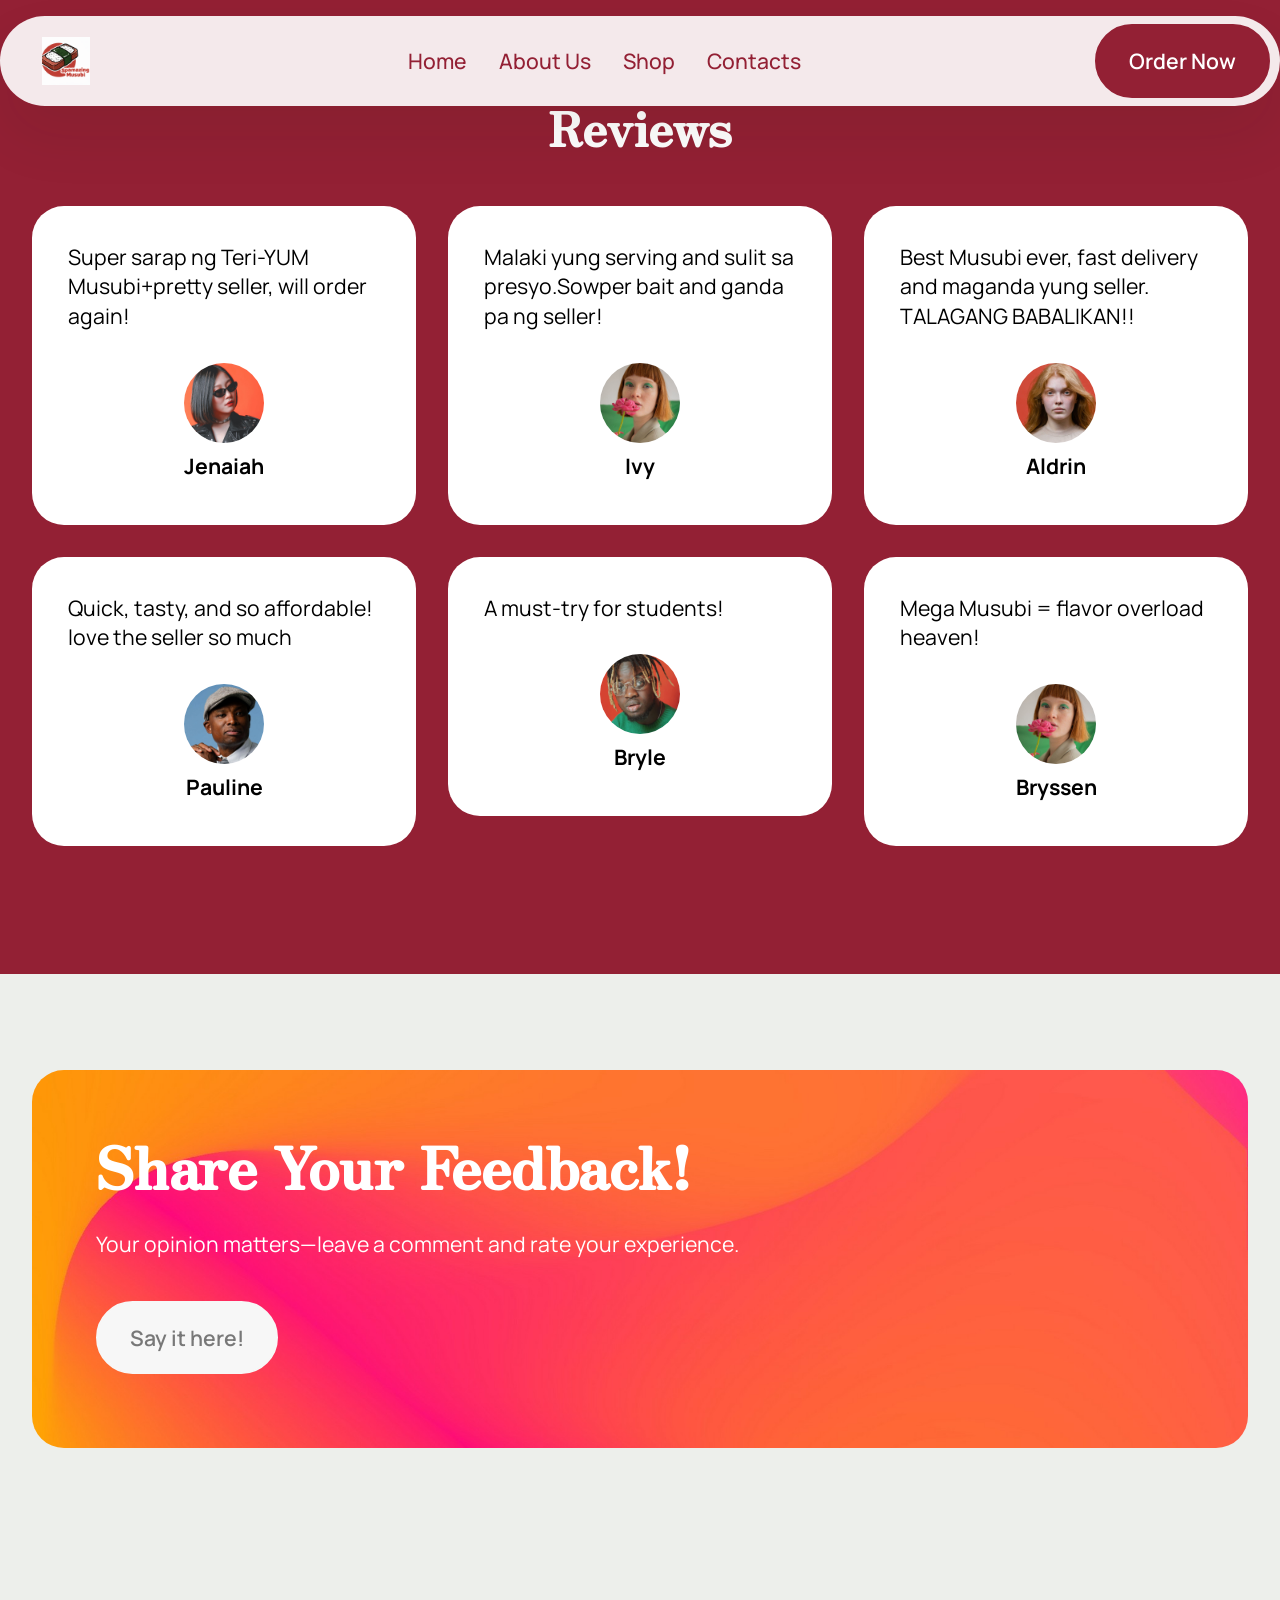
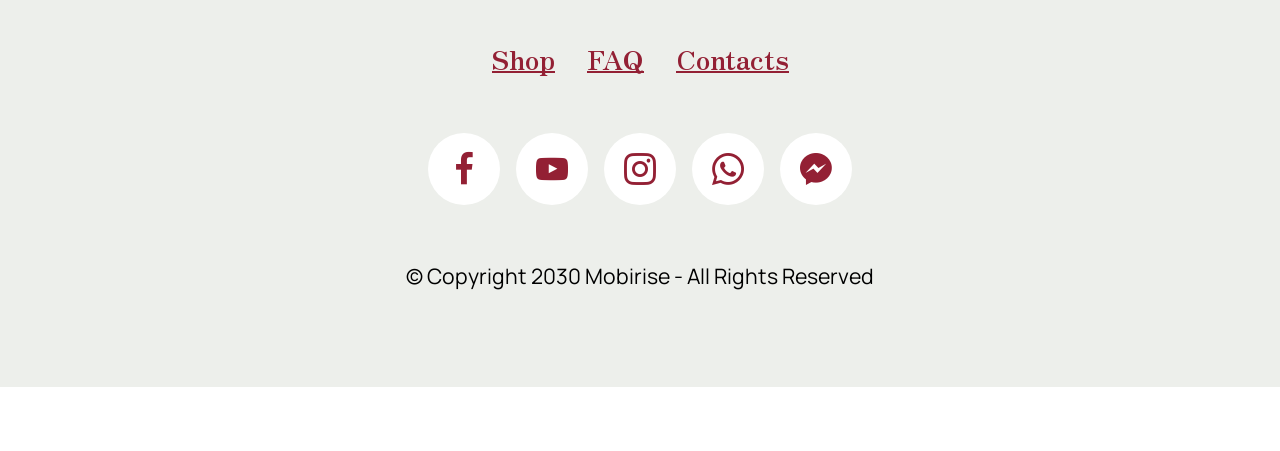
<file: page2.html>
<!DOCTYPE html>
<html  >
<head>
  <!-- Site made with Mobirise Website Builder v6.1.12, https://mobirise.com -->
  <meta charset="UTF-8">
  <meta http-equiv="X-UA-Compatible" content="IE=edge">
  <meta name="generator" content="Mobirise v6.1.12, mobirise.com">
  <meta name="viewport" content="width=device-width, initial-scale=1, minimum-scale=1">
  <link rel="shortcut icon" href="assets/images/gemini-generated-image-jtjrsyjtjrsyjtjr-1-96x96.png" type="image/x-icon">
  <meta name="description" content="">
  
  
  <title>Reviews</title>
  <link rel="stylesheet" href="assets/web/assets/mobirise-icons2/mobirise2.css">
  <link rel="stylesheet" href="assets/bootstrap/css/bootstrap.min.css">
  <link rel="stylesheet" href="assets/animatecss/animate.css">
  <link rel="stylesheet" href="assets/dropdown/css/style.css">
  <link rel="stylesheet" href="assets/socicon/css/styles.css">
  <link rel="stylesheet" href="assets/theme/css/style.css">
  <link rel="preload" href="https://fonts.googleapis.com/css?family=Zen+Antique:400&display=swap" as="style" onload="this.onload=null;this.rel='stylesheet'">
  <noscript><link rel="stylesheet" href="https://fonts.googleapis.com/css?family=Zen+Antique:400&display=swap"></noscript>
  <link rel="preload" href="https://fonts.googleapis.com/css?family=Manrope:200,300,400,500,600,700,800&display=swap" as="style" onload="this.onload=null;this.rel='stylesheet'">
  <noscript><link rel="stylesheet" href="https://fonts.googleapis.com/css?family=Manrope:200,300,400,500,600,700,800&display=swap"></noscript>
  <link rel="preload" as="style" href="assets/mobirise/css/mbr-additional.css?v=xI9S68"><link rel="stylesheet" href="assets/mobirise/css/mbr-additional.css?v=xI9S68" type="text/css">

  
  
  
</head>
<body>
  
  <section data-bs-version="5.1" class="menu menu1 cid-tJGsCG1vVL" once="menu" id="menu01-4">
	

	<nav class="navbar navbar-dropdown navbar-fixed-top navbar-expand-lg">
		<div class="container">
			<div class="navbar-brand">
				<span class="navbar-logo">
					<a href="https://mobiri.se">
						<img src="assets/images/gemini-generated-image-jtjrsyjtjrsyjtjr-1-96x96.png" alt="Mobirise Website Builder" style="height: 3rem;">
					</a>
				</span>
				
			</div>
			<button class="navbar-toggler" type="button" data-toggle="collapse" data-bs-toggle="collapse" data-target="#navbarSupportedContent" data-bs-target="#navbarSupportedContent" aria-controls="navbarNavAltMarkup" aria-expanded="false" aria-label="Toggle navigation">
				<div class="hamburger">
					<span></span>
					<span></span>
					<span></span>
					<span></span>
				</div>
			</button>
			<div class="collapse navbar-collapse" id="navbarSupportedContent">
				<ul class="navbar-nav nav-dropdown" data-app-modern-menu="true"><li class="nav-item">
						<a class="nav-link link text-primary display-4" href="index.html">Home<br></a>
					</li><li class="nav-item"><a class="nav-link link text-primary display-4" href="page1.html">About Us</a></li>
					<li class="nav-item">
						<a class="nav-link link text-primary display-4" href="index.html#features04-5" aria-expanded="false">Shop</a>
					</li>
					<li class="nav-item">
						<a class="nav-link link text-primary display-4" href="index.html#contacts3-1">Contacts</a>
					</li></ul>
				
				<div class="navbar-buttons mbr-section-btn"><a class="btn btn-primary display-4" href="https://docs.google.com/forms/d/e/1FAIpQLSc8T8PUwJSXU19IDOcI78A8vxCi_y2EvGDdyMk0BV0kr3hocw/viewform?usp=header">Order Now</a></div>
			</div>
		</div>
	</nav>
</section>

<section data-bs-version="5.1" class="people04 cid-vbLZ8tBvYI" id="people04-6">
	
	
	<div class="container">
		<div class="row mb-5 justify-content-center">
			<div class="col-12 mb-0 content-head">
				<h3 class="mbr-section-title mbr-fonts-style align-center mb-0 display-2"><strong>Reviews</strong></h3>
				
			</div>
		</div>
		<div class="row mbr-masonry" data-masonry="{&quot;percentPosition&quot;: true }">
			<div class="item features-without-image col-12 col-md-6 col-lg-4 active">
				<div class="item-wrapper">
					<div class="card-box align-left">
						<p class="card-text mbr-fonts-style display-7">Super sarap ng Teri-YUM Musubi+pretty seller, will order again!</p>
						<div class="img-wrapper mt-4 mb-2">
							<img src="assets/images/team1.jpg" alt="" data-slide-to="0" data-bs-slide-to="0">
						</div>
						<h5 class="card-title mbr-fonts-style display-7"><strong>Jenaiah</strong></h5>
					</div>
				</div>
			</div>
			<div class="item features-without-image col-12 col-md-6 col-lg-4">
				<div class="item-wrapper">
					<div class="card-box align-left">
						<p class="card-text mbr-fonts-style display-7">Malaki yung serving and sulit sa presyo.Sowper bait and ganda pa ng seller!</p>
						<div class="img-wrapper mt-4 mb-2">
							<img src="assets/images/team2.jpg" data-slide-to="1" data-bs-slide-to="1" alt="">
						</div>
						<h5 class="card-title mbr-fonts-style display-7"><strong>Ivy</strong></h5>
					</div>
				</div>
			</div>
			<div class="item features-without-image col-12 col-md-6 col-lg-4">
				<div class="item-wrapper">
					<div class="card-box align-left">
						<p class="card-text mbr-fonts-style display-7">Best Musubi ever, fast delivery and maganda yung seller. TALAGANG BABALIKAN!!</p>
						<div class="img-wrapper mt-4 mb-2">
							<img src="assets/images/team4.jpg" data-slide-to="2" data-bs-slide-to="2" alt="">
						</div>
						<h5 class="card-title mbr-fonts-style display-7"><strong>Aldrin</strong></h5>
					</div>
				</div>
			</div>
			<div class="item features-without-image col-12 col-md-6 col-lg-4">
				<div class="item-wrapper">
					<div class="card-box align-left">
						<p class="card-text mbr-fonts-style display-7">
							Quick, tasty, and so affordable! love the seller so much
						</p>
						<div class="img-wrapper mt-4 mb-2">
							<img src="assets/images/team3.jpg" data-slide-to="3" data-bs-slide-to="3" alt="">
						</div>
						<h5 class="card-title mbr-fonts-style display-7"><strong>Pauline</strong></h5>
					</div>
				</div>
			</div>
			<div class="item features-without-image col-12 col-md-6 col-lg-4">
				<div class="item-wrapper">
					<div class="card-box align-left">
						<p class="card-text mbr-fonts-style display-7">
							A must-try for students!
						</p>
						<div class="img-wrapper mt-4 mb-2">
							<img src="assets/images/team6.jpg" data-slide-to="4" data-bs-slide-to="4" alt="">
						</div>
						<h5 class="card-title mbr-fonts-style display-7">
							<strong>Bryle</strong></h5>
					</div>
				</div>
			</div>
			<div class="item features-without-image col-12 col-md-6 col-lg-4">
				<div class="item-wrapper">
					<div class="card-box align-left">
						<p class="card-text mbr-fonts-style display-7">
							Mega Musubi = flavor overload heaven!
						</p>
						<div class="img-wrapper mt-4 mb-2">
							<img src="assets/images/team2.jpg" data-slide-to="5" data-bs-slide-to="5" alt="">
						</div>
						<h5 class="card-title mbr-fonts-style display-7">
							<strong>Bryssen</strong></h5>
					</div>
				</div>
			</div>
		</div>
	</div>
</section>

<section data-bs-version="5.1" class="header15 cid-veAw8DXiMD" id="header15-k">
	

	
	
	<div class="container">
		<div class="row justify-content-center">
			<div class="card col-12 col-lg-12">
				<div class="card-wrapper wrap">
					<div class="card-box align-center">
						<h1 class="card-title mbr-fonts-style mb-4 display-1"><strong>Share Your Feedback!</strong></h1>
						<p class="mbr-text mbr-fonts-style mb-4 display-7">
							Your opinion matters—leave a comment and rate your experience.
						</p>
						<div class="mbr-section-btn mt-4"><a class="btn btn-danger display-7" href="https://docs.google.com/forms/d/e/1FAIpQLSdECWmmnlxd4fVb1Dne3PaCwk0zv3ZDoWP1LzVfo4H93By5lA/viewform?usp=publish-editor" target="_blank">Say it here!</a></div>
					</div>
				</div>
			</div>
		</div>
	</div>
</section>

<section data-bs-version="5.1" class="footer3 programm5 cid-tL7oDZlVRK" once="footers" id="footer03-5">

        

    

    <div class="container">
        <div class="row">

            <div class="row-links mb-4">
                <ul class="header-menu">
                  
                  
                  
                  
                <li class="header-menu-item mbr-fonts-style display-5"></li><li class="header-menu-item mbr-fonts-style display-5"><a href="index.html#features04-5" class="text-primary">Shop</a></li><li class="header-menu-item mbr-fonts-style display-5"><a href="index.html#list01-8" class="text-primary">FAQ</a></li><li class="header-menu-item mbr-fonts-style display-5"><a href="index.html#contacts3-1" class="text-primary">Contacts</a></li><li class="header-menu-item mbr-fonts-style display-5"></li></ul>
              </div>

            <div class="col-12">
                <div class="social-row">
                    <div class="soc-item">
                        <a href="https://mobiri.se/" target="_blank">
                            <span class="mbr-iconfont socicon socicon-facebook display-7"></span>
                        </a>
                    </div>
                    <div class="soc-item">
                        <a href="https://mobiri.se/" target="_blank">
                            <span class="mbr-iconfont socicon-youtube socicon"></span>
                        </a>
                    </div>
                    <div class="soc-item">
                        <a href="https://mobiri.se/" target="_blank">
                            <span class="mbr-iconfont socicon-instagram socicon"></span>
                        </a>
                    </div>
                    <div class="soc-item">
                        <a href="https://mobiri.se/" target="_blank">
                            <span class="mbr-iconfont socicon-whatsapp socicon"></span>
                        </a>
                    </div>
                    <div class="soc-item">
                        <a href="https://mobiri.se/" target="_blank">
                            <span class="mbr-iconfont socicon-messenger socicon" style=""></span>
                        </a>
                    </div>
                </div>
            </div>
            <div class="col-12 mt-5">
                <p class="mbr-fonts-style copyright display-7">
                    © Copyright 2030 Mobirise - All Rights Reserved
                </p>
            </div>
        </div>
    </div>
</section><section class="display-7" style="padding: 0;align-items: center;justify-content: center;flex-wrap: wrap;    align-content: center;display: flex;position: relative;height: 4rem;"><a href="https://mobiri.se/4529604" style="flex: 1 1;height: 4rem;position: absolute;width: 100%;z-index: 1;"><img alt="" style="height: 4rem;" src="[data-uri]"></a><p style="margin: 0;text-align: center;" class="display-7">&#8204;</p><a style="z-index:1" href="https://mobirise.com/html-builder.html">HTML Creator</a></section><script src="assets/bootstrap/js/bootstrap.bundle.min.js"></script>  <script src="assets/smoothscroll/smooth-scroll.js"></script>  <script src="assets/ytplayer/index.js"></script>  <script src="assets/dropdown/js/navbar-dropdown.js"></script>  <script src="assets/masonry/masonry.pkgd.min.js"></script>  <script src="assets/imagesloaded/imagesloaded.pkgd.min.js"></script>  <script src="assets/theme/js/script.js"></script>  
  
  
  <input name="animation" type="hidden">
  </body>
</html>
</file>
<file: assets/web/assets/mobirise-icons2/mobirise2.css>
@font-face {
  font-family: 'Moririse2';
  font-display: swap;
  src:  url('mobirise2.eot?f2bix4');
  src:  url('mobirise2.eot?f2bix4#iefix') format('embedded-opentype'),
    url('mobirise2.woff2?f2bix4') format('woff2'),
    url('mobirise2.woff?f2bix4') format('woff'),
    url('mobirise2.ttf?f2bix4') format('truetype'),
    url('mobirise2.svg?f2bix4#mobirise2') format('svg');
  font-weight: normal;
  font-style: normal;
}

[class^="mobi-"], [class*=" mobi-"] {
  /* use !important to prevent issues with browser extensions that change fonts */
  font-family: 'Moririse2' !important;
  speak: none;
  font-style: normal;
  font-weight: normal;
  font-variant: normal;
  text-transform: none;
  line-height: 1;

  /* Better Font Rendering =========== */
  -webkit-font-smoothing: antialiased;
  -moz-osx-font-smoothing: grayscale;
}

.mobi-mbri-add-submenu:before {
  content: "\e900";
}
.mobi-mbri-alert:before {
  content: "\e901";
}
.mobi-mbri-align-center:before {
  content: "\e902";
}
.mobi-mbri-align-justify:before {
  content: "\e903";
}
.mobi-mbri-align-left:before {
  content: "\e904";
}
.mobi-mbri-align-right:before {
  content: "\e905";
}
.mobi-mbri-android:before {
  content: "\e906";
}
.mobi-mbri-apple:before {
  content: "\e907";
}
.mobi-mbri-arrow-down:before {
  content: "\e908";
}
.mobi-mbri-arrow-next:before {
  content: "\e909";
}
.mobi-mbri-arrow-prev:before {
  content: "\e90a";
}
.mobi-mbri-arrow-up:before {
  content: "\e90b";
}
.mobi-mbri-bold:before {
  content: "\e90c";
}
.mobi-mbri-bookmark:before {
  content: "\e90d";
}
.mobi-mbri-bootstrap:before {
  content: "\e90e";
}
.mobi-mbri-briefcase:before {
  content: "\e90f";
}
.mobi-mbri-browse:before {
  content: "\e910";
}
.mobi-mbri-bulleted-list:before {
  content: "\e911";
}
.mobi-mbri-calendar:before {
  content: "\e912";
}
.mobi-mbri-camera:before {
  content: "\e913";
}
.mobi-mbri-cart-add:before {
  content: "\e914";
}
.mobi-mbri-cart-full:before {
  content: "\e915";
}
.mobi-mbri-cash:before {
  content: "\e916";
}
.mobi-mbri-change-style:before {
  content: "\e917";
}
.mobi-mbri-chat:before {
  content: "\e918";
}
.mobi-mbri-clock:before {
  content: "\e919";
}
.mobi-mbri-close:before {
  content: "\e91a";
}
.mobi-mbri-cloud:before {
  content: "\e91b";
}
.mobi-mbri-code:before {
  content: "\e91c";
}
.mobi-mbri-contact-form:before {
  content: "\e91d";
}
.mobi-mbri-credit-card:before {
  content: "\e91e";
}
.mobi-mbri-cursor-click:before {
  content: "\e91f";
}
.mobi-mbri-cust-feedback:before {
  content: "\e920";
}
.mobi-mbri-database:before {
  content: "\e921";
}
.mobi-mbri-delivery:before {
  content: "\e922";
}
.mobi-mbri-desktop:before {
  content: "\e923";
}
.mobi-mbri-devices:before {
  content: "\e924";
}
.mobi-mbri-down:before {
  content: "\e925";
}
.mobi-mbri-download-2:before {
  content: "\e926";
}
.mobi-mbri-download:before {
  content: "\e927";
}
.mobi-mbri-drag-n-drop-2:before {
  content: "\e928";
}
.mobi-mbri-drag-n-drop:before {
  content: "\e929";
}
.mobi-mbri-edit-2:before {
  content: "\e92a";
}
.mobi-mbri-edit:before {
  content: "\e92b";
}
.mobi-mbri-error:before {
  content: "\e92c";
}
.mobi-mbri-extension:before {
  content: "\e92d";
}
.mobi-mbri-features:before {
  content: "\e92e";
}
.mobi-mbri-file:before {
  content: "\e92f";
}
.mobi-mbri-flag:before {
  content: "\e930";
}
.mobi-mbri-folder:before {
  content: "\e931";
}
.mobi-mbri-gift:before {
  content: "\e932";
}
.mobi-mbri-github:before {
  content: "\e933";
}
.mobi-mbri-globe-2:before {
  content: "\e934";
}
.mobi-mbri-globe:before {
  content: "\e935";
}
.mobi-mbri-growing-chart:before {
  content: "\e936";
}
.mobi-mbri-hearth:before {
  content: "\e937";
}
.mobi-mbri-help:before {
  content: "\e938";
}
.mobi-mbri-home:before {
  content: "\e939";
}
.mobi-mbri-hot-cup:before {
  content: "\e93a";
}
.mobi-mbri-idea:before {
  content: "\e93b";
}
.mobi-mbri-image-gallery:before {
  content: "\e93c";
}
.mobi-mbri-image-slider:before {
  content: "\e93d";
}
.mobi-mbri-info:before {
  content: "\e93e";
}
.mobi-mbri-italic:before {
  content: "\e93f";
}
.mobi-mbri-key:before {
  content: "\e940";
}
.mobi-mbri-laptop:before {
  content: "\e941";
}
.mobi-mbri-layers:before {
  content: "\e942";
}
.mobi-mbri-left-right:before {
  content: "\e943";
}
.mobi-mbri-left:before {
  content: "\e944";
}
.mobi-mbri-letter:before {
  content: "\e945";
}
.mobi-mbri-like:before {
  content: "\e946";
}
.mobi-mbri-link:before {
  content: "\e947";
}
.mobi-mbri-lock:before {
  content: "\e948";
}
.mobi-mbri-login:before {
  content: "\e949";
}
.mobi-mbri-logout:before {
  content: "\e94a";
}
.mobi-mbri-magic-stick:before {
  content: "\e94b";
}
.mobi-mbri-map-pin:before {
  content: "\e94c";
}
.mobi-mbri-menu:before {
  content: "\e94d";
}
.mobi-mbri-mobile-2:before {
  content: "\e94e";
}
.mobi-mbri-mobile-horizontal:before {
  content: "\e94f";
}
.mobi-mbri-mobile:before {
  content: "\e950";
}
.mobi-mbri-mobirise:before {
  content: "\e951";
}
.mobi-mbri-more-horizontal:before {
  content: "\e952";
}
.mobi-mbri-more-vertical:before {
  content: "\e953";
}
.mobi-mbri-music:before {
  content: "\e954";
}
.mobi-mbri-new-file:before {
  content: "\e955";
}
.mobi-mbri-numbered-list:before {
  content: "\e956";
}
.mobi-mbri-opened-folder:before {
  content: "\e957";
}
.mobi-mbri-pages:before {
  content: "\e958";
}
.mobi-mbri-paper-plane:before {
  content: "\e959";
}
.mobi-mbri-paperclip:before {
  content: "\e95a";
}
.mobi-mbri-phone:before {
  content: "\e95b";
}
.mobi-mbri-photo:before {
  content: "\e95c";
}
.mobi-mbri-photos:before {
  content: "\e95d";
}
.mobi-mbri-pin:before {
  content: "\e95e";
}
.mobi-mbri-play:before {
  content: "\e95f";
}
.mobi-mbri-plus:before {
  content: "\e960";
}
.mobi-mbri-preview:before {
  content: "\e961";
}
.mobi-mbri-print:before {
  content: "\e962";
}
.mobi-mbri-protect:before {
  content: "\e963";
}
.mobi-mbri-question:before {
  content: "\e964";
}
.mobi-mbri-quote-left:before {
  content: "\e965";
}
.mobi-mbri-quote-right:before {
  content: "\e966";
}
.mobi-mbri-redo:before {
  content: "\e967";
}
.mobi-mbri-refresh:before {
  content: "\e968";
}
.mobi-mbri-responsive-2:before {
  content: "\e969";
}
.mobi-mbri-responsive:before {
  content: "\e96a";
}
.mobi-mbri-right:before {
  content: "\e96b";
}
.mobi-mbri-rocket:before {
  content: "\e96c";
}
.mobi-mbri-sad-face:before {
  content: "\e96d";
}
.mobi-mbri-sale:before {
  content: "\e96e";
}
.mobi-mbri-save:before {
  content: "\e96f";
}
.mobi-mbri-search:before {
  content: "\e970";
}
.mobi-mbri-setting-2:before {
  content: "\e971";
}
.mobi-mbri-setting-3:before {
  content: "\e972";
}
.mobi-mbri-setting:before {
  content: "\e973";
}
.mobi-mbri-share:before {
  content: "\e974";
}
.mobi-mbri-shopping-bag:before {
  content: "\e975";
}
.mobi-mbri-shopping-basket:before {
  content: "\e976";
}
.mobi-mbri-shopping-cart:before {
  content: "\e977";
}
.mobi-mbri-sites:before {
  content: "\e978";
}
.mobi-mbri-smile-face:before {
  content: "\e979";
}
.mobi-mbri-speed:before {
  content: "\e97a";
}
.mobi-mbri-star:before {
  content: "\e97b";
}
.mobi-mbri-success:before {
  content: "\e97c";
}
.mobi-mbri-sun:before {
  content: "\e97d";
}
.mobi-mbri-sun2:before {
  content: "\e97e";
}
.mobi-mbri-tablet-vertical:before {
  content: "\e97f";
}
.mobi-mbri-tablet:before {
  content: "\e980";
}
.mobi-mbri-target:before {
  content: "\e981";
}
.mobi-mbri-timer:before {
  content: "\e982";
}
.mobi-mbri-to-ftp:before {
  content: "\e983";
}
.mobi-mbri-to-local-drive:before {
  content: "\e984";
}
.mobi-mbri-touch-swipe:before {
  content: "\e985";
}
.mobi-mbri-touch:before {
  content: "\e986";
}
.mobi-mbri-trash:before {
  content: "\e987";
}
.mobi-mbri-underline:before {
  content: "\e988";
}
.mobi-mbri-undo:before {
  content: "\e989";
}
.mobi-mbri-unlink:before {
  content: "\e98a";
}
.mobi-mbri-unlock:before {
  content: "\e98b";
}
.mobi-mbri-up-down:before {
  content: "\e98c";
}
.mobi-mbri-up:before {
  content: "\e98d";
}
.mobi-mbri-update:before {
  content: "\e98e";
}
.mobi-mbri-upload-2:before {
  content: "\e98f";
}
.mobi-mbri-upload:before {
  content: "\e990";
}
.mobi-mbri-user-2:before {
  content: "\e991";
}
.mobi-mbri-user:before {
  content: "\e992";
}
.mobi-mbri-users:before {
  content: "\e993";
}
.mobi-mbri-video-play:before {
  content: "\e994";
}
.mobi-mbri-video:before {
  content: "\e995";
}
.mobi-mbri-watch:before {
  content: "\e996";
}
.mobi-mbri-website-theme-2:before {
  content: "\e997";
}
.mobi-mbri-website-theme:before {
  content: "\e998";
}
.mobi-mbri-wifi:before {
  content: "\e999";
}
.mobi-mbri-windows:before {
  content: "\e99a";
}
.mobi-mbri-zoom-in:before {
  content: "\e99b";
}
.mobi-mbri-zoom-out:before {
  content: "\e99c";
}
</file>
<file: assets/parallax/jarallax.css>
.jarallax {
    position: relative;
    z-index: 0;
}
.jarallax > .jarallax-img {
    position: absolute;
    object-fit: cover;
    /* support for plugin https://github.com/bfred-it/object-fit-images */
    font-family: 'object-fit: cover;';
    top: 0;
    left: 0;
    width: 100%;
    height: 100%;
    z-index: -1;
}
</file>
<file: assets/dropdown/css/style.css>
.navbar-dropdown {
  left: 0;
  padding: 0;
  position: absolute;
  right: 0;
  top: 0;
  transition: all 0.45s ease;
  z-index: 1030;
  background: #282828; }
  .navbar-dropdown .navbar-logo {
    margin-right: 0.8rem;
    transition: margin 0.3s ease-in-out;
    vertical-align: middle; }
    .navbar-dropdown .navbar-logo img {
      height: 3.125rem;
      transition: all 0.3s ease-in-out; }
    .navbar-dropdown .navbar-logo.mbr-iconfont {
      font-size: 3.125rem;
      line-height: 3.125rem; }
  .navbar-dropdown .navbar-caption {
    font-weight: 700;
    white-space: normal;
    vertical-align: -4px;
    line-height: 3.125rem !important; }
    .navbar-dropdown .navbar-caption, .navbar-dropdown .navbar-caption:hover {
      color: inherit;
      text-decoration: none; }
  .navbar-dropdown .mbr-iconfont + .navbar-caption {
    vertical-align: -1px; }
  .navbar-dropdown.navbar-fixed-top {
    position: fixed; }
  .navbar-dropdown .navbar-brand span {
    vertical-align: -4px; }
  .navbar-dropdown.bg-color.transparent {
    background: none; }
  .navbar-dropdown.navbar-short .navbar-brand {
    padding: 0.625rem 0; }
    .navbar-dropdown.navbar-short .navbar-brand span {
      vertical-align: -1px; }
  .navbar-dropdown.navbar-short .navbar-caption {
    line-height: 2.375rem !important;
    vertical-align: -2px; }
  .navbar-dropdown.navbar-short .navbar-logo {
    margin-right: 0.5rem; }
    .navbar-dropdown.navbar-short .navbar-logo img {
      height: 2.375rem; }
    .navbar-dropdown.navbar-short .navbar-logo.mbr-iconfont {
      font-size: 2.375rem;
      line-height: 2.375rem; }
  .navbar-dropdown.navbar-short .mbr-table-cell {
    height: 3.625rem; }
  .navbar-dropdown .navbar-close {
    left: 0.6875rem;
    position: fixed;
    top: 0.75rem;
    z-index: 1000; }
  .navbar-dropdown .hamburger-icon {
    content: "";
    display: inline-block;
    vertical-align: middle;
    width: 16px;
    -webkit-box-shadow: 0 -6px 0 1px #282828,0 0 0 1px #282828,0 6px 0 1px #282828;
    -moz-box-shadow: 0 -6px 0 1px #282828,0 0 0 1px #282828,0 6px 0 1px #282828;
    box-shadow: 0 -6px 0 1px #282828,0 0 0 1px #282828,0 6px 0 1px #282828; }

.dropdown-menu .dropdown-toggle[data-toggle="dropdown-submenu"]::after {
  border-bottom: 0.35em solid transparent;
  border-left: 0.35em solid;
  border-right: 0;
  border-top: 0.35em solid transparent;
  margin-left: 0.3rem; }

.dropdown-menu .dropdown-item:focus {
  outline: 0; }

.nav-dropdown {
  font-size: 0.75rem;
  font-weight: 500;
  height: auto !important; }
  .nav-dropdown .nav-btn {
    padding-left: 1rem; }
  .nav-dropdown .link {
    margin: .667em 1.667em;
    font-weight: 500;
    padding: 0;
    transition: color .2s ease-in-out; }
    .nav-dropdown .link.dropdown-toggle {
      margin-right: 2.583em; }
      .nav-dropdown .link.dropdown-toggle::after {
        margin-left: .25rem;
        border-top: 0.35em solid;
        border-right: 0.35em solid transparent;
        border-left: 0.35em solid transparent;
        border-bottom: 0; }
      .nav-dropdown .link.dropdown-toggle[aria-expanded="true"] {
        margin: 0;
        padding: 0.667em 3.263em  0.667em 1.667em; }
  .nav-dropdown .link::after,
  .nav-dropdown .dropdown-item::after {
    color: inherit; }
  .nav-dropdown .btn {
    font-size: 0.75rem;
    font-weight: 700;
    letter-spacing: 0;
    margin-bottom: 0;
    padding-left: 1.25rem;
    padding-right: 1.25rem; }
  .nav-dropdown .dropdown-menu {
    border-radius: 0;
    border: 0;
    left: 0;
    margin: 0;
    padding-bottom: 1.25rem;
    padding-top: 1.25rem;
    position: relative; }
  .nav-dropdown .dropdown-submenu {
    margin-left: 0.125rem;
    top: 0; }
  .nav-dropdown .dropdown-item {
    font-weight: 500;
    line-height: 2;
    padding: 0.3846em 4.615em 0.3846em 1.5385em;
    position: relative;
    transition: color .2s ease-in-out, background-color .2s ease-in-out; }
    .nav-dropdown .dropdown-item::after {
      margin-top: -0.3077em;
      position: absolute;
      right: 1.1538em;
      top: 50%; }
    .nav-dropdown .dropdown-item:focus, .nav-dropdown .dropdown-item:hover {
      background: none; }

@media (max-width: 767px) {
  .nav-dropdown.navbar-toggleable-sm {
    bottom: 0;
    display: none;
    left: 0;
    overflow-x: hidden;
    position: fixed;
    top: 0;
    transform: translateX(-100%);
    -ms-transform: translateX(-100%);
    -webkit-transform: translateX(-100%);
    width: 18.75rem;
    z-index: 999; } }
.nav-dropdown.navbar-toggleable-xl {
  bottom: 0;
  display: none;
  left: 0;
  overflow-x: hidden;
  position: fixed;
  top: 0;
  transform: translateX(-100%);
  -ms-transform: translateX(-100%);
  -webkit-transform: translateX(-100%);
  width: 18.75rem;
  z-index: 999; }

.nav-dropdown-sm {
  display: block !important;
  overflow-x: hidden;
  overflow: auto;
  padding-top: 3.875rem; }
  .nav-dropdown-sm::after {
    content: "";
    display: block;
    height: 3rem;
    width: 100%; }
  .nav-dropdown-sm.collapse.in ~ .navbar-close {
    display: block !important; }
  .nav-dropdown-sm.collapsing, .nav-dropdown-sm.collapse.in {
    transform: translateX(0);
    -ms-transform: translateX(0);
    -webkit-transform: translateX(0);
    transition: all 0.25s ease-out;
    -webkit-transition: all 0.25s ease-out;
    background: #282828; }
  .nav-dropdown-sm.collapsing[aria-expanded="false"] {
    transform: translateX(-100%);
    -ms-transform: translateX(-100%);
    -webkit-transform: translateX(-100%); }
  .nav-dropdown-sm .nav-item {
    display: block;
    margin-left: 0 !important;
    padding-left: 0; }
  .nav-dropdown-sm .link,
  .nav-dropdown-sm .dropdown-item {
    border-top: 1px dotted rgba(255, 255, 255, 0.1);
    font-size: 0.8125rem;
    line-height: 1.6;
    margin: 0 !important;
    padding: 0.875rem 2.4rem 0.875rem 1.5625rem !important;
    position: relative;
    white-space: normal; }
    .nav-dropdown-sm .link:focus, .nav-dropdown-sm .link:hover,
    .nav-dropdown-sm .dropdown-item:focus,
    .nav-dropdown-sm .dropdown-item:hover {
      background: rgba(0, 0, 0, 0.2) !important;
      color: #c0a375; }
  .nav-dropdown-sm .nav-btn {
    position: relative;
    padding: 1.5625rem 1.5625rem 0 1.5625rem; }
    .nav-dropdown-sm .nav-btn::before {
      border-top: 1px dotted rgba(255, 255, 255, 0.1);
      content: "";
      left: 0;
      position: absolute;
      top: 0;
      width: 100%; }
    .nav-dropdown-sm .nav-btn + .nav-btn {
      padding-top: 0.625rem; }
      .nav-dropdown-sm .nav-btn + .nav-btn::before {
        display: none; }
  .nav-dropdown-sm .btn {
    padding: 0.625rem 0; }
  .nav-dropdown-sm .dropdown-toggle[data-toggle="dropdown-submenu"]::after {
    margin-left: .25rem;
    border-top: 0.35em solid;
    border-right: 0.35em solid transparent;
    border-left: 0.35em solid transparent;
    border-bottom: 0; }
  .nav-dropdown-sm .dropdown-toggle[data-toggle="dropdown-submenu"][aria-expanded="true"]::after {
    border-top: 0;
    border-right: 0.35em solid transparent;
    border-left: 0.35em solid transparent;
    border-bottom: 0.35em solid; }
  .nav-dropdown-sm .dropdown-menu {
    margin: 0;
    padding: 0;
    position: relative;
    top: 0;
    left: 0;
    width: 100%;
    border: 0;
    float: none;
    border-radius: 0;
    background: none; }
  .nav-dropdown-sm .dropdown-submenu {
    left: 100%;
    margin-left: 0.125rem;
    margin-top: -1.25rem;
    top: 0; }

.navbar-toggleable-sm .nav-dropdown .dropdown-menu {
  position: absolute; }

.navbar-toggleable-sm .nav-dropdown .dropdown-submenu {
  left: 100%;
  margin-left: 0.125rem;
  margin-top: -1.25rem;
  top: 0; }

.navbar-toggleable-sm.opened .nav-dropdown .dropdown-menu {
  position: relative; }

.navbar-toggleable-sm.opened .nav-dropdown .dropdown-submenu {
  left: 0;
  margin-left: 00rem;
  margin-top: 0rem;
  top: 0; }

.is-builder .nav-dropdown.collapsing {
  transition: none !important; }
</file>
<file: assets/socicon/css/styles.css>
@charset "UTF-8";

@font-face {
  font-family: 'Socicon';
  src:  url('../fonts/socicon.eot');
  src:  url('../fonts/socicon.eot?#iefix') format('embedded-opentype'),
    url('../fonts/socicon.woff2') format('woff2'),
    url('../fonts/socicon.ttf') format('truetype'),
    url('../fonts/socicon.woff') format('woff'),
    url('../fonts/socicon.svg#socicon') format('svg');
  font-weight: normal;
  font-style: normal;
  font-display: swap;
}

[data-icon]:before {
  font-family: "socicon" !important;
  content: attr(data-icon);
  font-style: normal !important;
  font-weight: normal !important;
  font-variant: normal !important;
  text-transform: none !important;
  speak: none;
  line-height: 1;
  -webkit-font-smoothing: antialiased;
  -moz-osx-font-smoothing: grayscale;
}

[class^="socicon-"], [class*=" socicon-"] {
  /* use !important to prevent issues with browser extensions that change fonts */
  font-family: 'Socicon' !important;
  speak: none;
  font-style: normal;
  font-weight: normal;
  font-variant: normal;
  text-transform: none;
  line-height: 1;

  /* Better Font Rendering =========== */
  -webkit-font-smoothing: antialiased;
  -moz-osx-font-smoothing: grayscale;
}

.socicon-500px:before {
  content: "\e000";
}
.socicon-8tracks:before {
  content: "\e001";
}
.socicon-airbnb:before {
  content: "\e002";
}
.socicon-alliance:before {
  content: "\e003";
}
.socicon-amazon:before {
  content: "\e004";
}
.socicon-amplement:before {
  content: "\e005";
}
.socicon-android:before {
  content: "\e006";
}
.socicon-angellist:before {
  content: "\e007";
}
.socicon-apple:before {
  content: "\e008";
}
.socicon-appnet:before {
  content: "\e009";
}
.socicon-baidu:before {
  content: "\e00a";
}
.socicon-bandcamp:before {
  content: "\e00b";
}
.socicon-battlenet:before {
  content: "\e00c";
}
.socicon-mixer:before {
  content: "\e00d";
}
.socicon-bebee:before {
  content: "\e00e";
}
.socicon-bebo:before {
  content: "\e00f";
}
.socicon-behance:before {
  content: "\e010";
}
.socicon-blizzard:before {
  content: "\e011";
}
.socicon-blogger:before {
  content: "\e012";
}
.socicon-buffer:before {
  content: "\e013";
}
.socicon-chrome:before {
  content: "\e014";
}
.socicon-coderwall:before {
  content: "\e015";
}
.socicon-curse:before {
  content: "\e016";
}
.socicon-dailymotion:before {
  content: "\e017";
}
.socicon-deezer:before {
  content: "\e018";
}
.socicon-delicious:before {
  content: "\e019";
}
.socicon-deviantart:before {
  content: "\e01a";
}
.socicon-diablo:before {
  content: "\e01b";
}
.socicon-digg:before {
  content: "\e01c";
}
.socicon-discord:before {
  content: "\e01d";
}
.socicon-disqus:before {
  content: "\e01e";
}
.socicon-douban:before {
  content: "\e01f";
}
.socicon-draugiem:before {
  content: "\e020";
}
.socicon-dribbble:before {
  content: "\e021";
}
.socicon-drupal:before {
  content: "\e022";
}
.socicon-ebay:before {
  content: "\e023";
}
.socicon-ello:before {
  content: "\e024";
}
.socicon-endomodo:before {
  content: "\e025";
}
.socicon-envato:before {
  content: "\e026";
}
.socicon-etsy:before {
  content: "\e027";
}
.socicon-facebook:before {
  content: "\e028";
}
.socicon-feedburner:before {
  content: "\e029";
}
.socicon-filmweb:before {
  content: "\e02a";
}
.socicon-firefox:before {
  content: "\e02b";
}
.socicon-flattr:before {
  content: "\e02c";
}
.socicon-flickr:before {
  content: "\e02d";
}
.socicon-formulr:before {
  content: "\e02e";
}
.socicon-forrst:before {
  content: "\e02f";
}
.socicon-foursquare:before {
  content: "\e030";
}
.socicon-friendfeed:before {
  content: "\e031";
}
.socicon-github:before {
  content: "\e032";
}
.socicon-goodreads:before {
  content: "\e033";
}
.socicon-google:before {
  content: "\e034";
}
.socicon-googlescholar:before {
  content: "\e035";
}
.socicon-googlegroups:before {
  content: "\e036";
}
.socicon-googlephotos:before {
  content: "\e037";
}
.socicon-googleplus:before {
  content: "\e038";
}
.socicon-grooveshark:before {
  content: "\e039";
}
.socicon-hackerrank:before {
  content: "\e03a";
}
.socicon-hearthstone:before {
  content: "\e03b";
}
.socicon-hellocoton:before {
  content: "\e03c";
}
.socicon-heroes:before {
  content: "\e03d";
}
.socicon-smashcast:before {
  content: "\e03e";
}
.socicon-horde:before {
  content: "\e03f";
}
.socicon-houzz:before {
  content: "\e040";
}
.socicon-icq:before {
  content: "\e041";
}
.socicon-identica:before {
  content: "\e042";
}
.socicon-imdb:before {
  content: "\e043";
}
.socicon-instagram:before {
  content: "\e044";
}
.socicon-issuu:before {
  content: "\e045";
}
.socicon-istock:before {
  content: "\e046";
}
.socicon-itunes:before {
  content: "\e047";
}
.socicon-keybase:before {
  content: "\e048";
}
.socicon-lanyrd:before {
  content: "\e049";
}
.socicon-lastfm:before {
  content: "\e04a";
}
.socicon-line:before {
  content: "\e04b";
}
.socicon-linkedin:before {
  content: "\e04c";
}
.socicon-livejournal:before {
  content: "\e04d";
}
.socicon-lyft:before {
  content: "\e04e";
}
.socicon-macos:before {
  content: "\e04f";
}
.socicon-mail:before {
  content: "\e050";
}
.socicon-medium:before {
  content: "\e051";
}
.socicon-meetup:before {
  content: "\e052";
}
.socicon-mixcloud:before {
  content: "\e053";
}
.socicon-modelmayhem:before {
  content: "\e054";
}
.socicon-mumble:before {
  content: "\e055";
}
.socicon-myspace:before {
  content: "\e056";
}
.socicon-newsvine:before {
  content: "\e057";
}
.socicon-nintendo:before {
  content: "\e058";
}
.socicon-npm:before {
  content: "\e059";
}
.socicon-odnoklassniki:before {
  content: "\e05a";
}
.socicon-openid:before {
  content: "\e05b";
}
.socicon-opera:before {
  content: "\e05c";
}
.socicon-outlook:before {
  content: "\e05d";
}
.socicon-overwatch:before {
  content: "\e05e";
}
.socicon-patreon:before {
  content: "\e05f";
}
.socicon-paypal:before {
  content: "\e060";
}
.socicon-periscope:before {
  content: "\e061";
}
.socicon-persona:before {
  content: "\e062";
}
.socicon-pinterest:before {
  content: "\e063";
}
.socicon-play:before {
  content: "\e064";
}
.socicon-player:before {
  content: "\e065";
}
.socicon-playstation:before {
  content: "\e066";
}
.socicon-pocket:before {
  content: "\e067";
}
.socicon-qq:before {
  content: "\e068";
}
.socicon-quora:before {
  content: "\e069";
}
.socicon-raidcall:before {
  content: "\e06a";
}
.socicon-ravelry:before {
  content: "\e06b";
}
.socicon-reddit:before {
  content: "\e06c";
}
.socicon-renren:before {
  content: "\e06d";
}
.socicon-researchgate:before {
  content: "\e06e";
}
.socicon-residentadvisor:before {
  content: "\e06f";
}
.socicon-reverbnation:before {
  content: "\e070";
}
.socicon-rss:before {
  content: "\e071";
}
.socicon-sharethis:before {
  content: "\e072";
}
.socicon-skype:before {
  content: "\e073";
}
.socicon-slideshare:before {
  content: "\e074";
}
.socicon-smugmug:before {
  content: "\e075";
}
.socicon-snapchat:before {
  content: "\e076";
}
.socicon-songkick:before {
  content: "\e077";
}
.socicon-soundcloud:before {
  content: "\e078";
}
.socicon-spotify:before {
  content: "\e079";
}
.socicon-stackexchange:before {
  content: "\e07a";
}
.socicon-stackoverflow:before {
  content: "\e07b";
}
.socicon-starcraft:before {
  content: "\e07c";
}
.socicon-stayfriends:before {
  content: "\e07d";
}
.socicon-steam:before {
  content: "\e07e";
}
.socicon-storehouse:before {
  content: "\e07f";
}
.socicon-strava:before {
  content: "\e080";
}
.socicon-streamjar:before {
  content: "\e081";
}
.socicon-stumbleupon:before {
  content: "\e082";
}
.socicon-swarm:before {
  content: "\e083";
}
.socicon-teamspeak:before {
  content: "\e084";
}
.socicon-teamviewer:before {
  content: "\e085";
}
.socicon-technorati:before {
  content: "\e086";
}
.socicon-telegram:before {
  content: "\e087";
}
.socicon-tripadvisor:before {
  content: "\e088";
}
.socicon-tripit:before {
  content: "\e089";
}
.socicon-triplej:before {
  content: "\e08a";
}
.socicon-tumblr:before {
  content: "\e08b";
}
.socicon-twitch:before {
  content: "\e08c";
}
.socicon-twitter:before {
  content: "\e08d";
}
.socicon-uber:before {
  content: "\e08e";
}
.socicon-ventrilo:before {
  content: "\e08f";
}
.socicon-viadeo:before {
  content: "\e090";
}
.socicon-viber:before {
  content: "\e091";
}
.socicon-viewbug:before {
  content: "\e092";
}
.socicon-vimeo:before {
  content: "\e093";
}
.socicon-vine:before {
  content: "\e094";
}
.socicon-vkontakte:before {
  content: "\e095";
}
.socicon-warcraft:before {
  content: "\e096";
}
.socicon-wechat:before {
  content: "\e097";
}
.socicon-weibo:before {
  content: "\e098";
}
.socicon-whatsapp:before {
  content: "\e099";
}
.socicon-wikipedia:before {
  content: "\e09a";
}
.socicon-windows:before {
  content: "\e09b";
}
.socicon-wordpress:before {
  content: "\e09c";
}
.socicon-wykop:before {
  content: "\e09d";
}
.socicon-xbox:before {
  content: "\e09e";
}
.socicon-xing:before {
  content: "\e09f";
}
.socicon-yahoo:before {
  content: "\e0a0";
}
.socicon-yammer:before {
  content: "\e0a1";
}
.socicon-yandex:before {
  content: "\e0a2";
}
.socicon-yelp:before {
  content: "\e0a3";
}
.socicon-younow:before {
  content: "\e0a4";
}
.socicon-youtube:before {
  content: "\e0a5";
}
.socicon-zapier:before {
  content: "\e0a6";
}
.socicon-zerply:before {
  content: "\e0a7";
}
.socicon-zomato:before {
  content: "\e0a8";
}
.socicon-zynga:before {
  content: "\e0a9";
}
.socicon-bluesky:before {
  content: "\e0aa";
}
.socicon-threads:before {
  content: "\e0ab";
}
.socicon-spreadshirt:before {
  content: "\e901";
}
.socicon-gamejolt:before {
  content: "\e902";
}
.socicon-trello:before {
  content: "\e903";
}
.socicon-tunein:before {
  content: "\e904";
}
.socicon-bloglovin:before {
  content: "\e905";
}
.socicon-gamewisp:before {
  content: "\e906";
}
.socicon-messenger:before {
  content: "\e907";
}
.socicon-pandora:before {
  content: "\e908";
}
.socicon-augment:before {
  content: "\e909";
}
.socicon-bitbucket:before {
  content: "\e90a";
}
.socicon-fyuse:before {
  content: "\e90b";
}
.socicon-yt-gaming:before {
  content: "\e90c";
}
.socicon-sketchfab:before {
  content: "\e90d";
}
.socicon-mobcrush:before {
  content: "\e90e";
}
.socicon-microsoft:before {
  content: "\e90f";
}
.socicon-realtor:before {
  content: "\e910";
}
.socicon-tidal:before {
  content: "\e911";
}
.socicon-qobuz:before {
  content: "\e912";
}
.socicon-natgeo:before {
  content: "\e913";
}
.socicon-mastodon:before {
  content: "\e914";
}
.socicon-unsplash:before {
  content: "\e915";
}
.socicon-homeadvisor:before {
  content: "\e916";
}
.socicon-angieslist:before {
  content: "\e917";
}
.socicon-codepen:before {
  content: "\e918";
}
.socicon-slack:before {
  content: "\e919";
}
.socicon-openaigym:before {
  content: "\e91a";
}
.socicon-logmein:before {
  content: "\e91b";
}
.socicon-fiverr:before {
  content: "\e91c";
}
.socicon-gotomeeting:before {
  content: "\e91d";
}
.socicon-aliexpress:before {
  content: "\e91e";
}
.socicon-guru:before {
  content: "\e91f";
}
.socicon-appstore:before {
  content: "\e920";
}
.socicon-homes:before {
  content: "\e921";
}
.socicon-zoom:before {
  content: "\e922";
}
.socicon-alibaba:before {
  content: "\e923";
}
.socicon-craigslist:before {
  content: "\e924";
}
.socicon-wix:before {
  content: "\e925";
}
.socicon-redfin:before {
  content: "\e926";
}
.socicon-googlecalendar:before {
  content: "\e927";
}
.socicon-shopify:before {
  content: "\e928";
}
.socicon-freelancer:before {
  content: "\e929";
}
.socicon-seedrs:before {
  content: "\e92a";
}
.socicon-bing:before {
  content: "\e92b";
}
.socicon-doodle:before {
  content: "\e92c";
}
.socicon-bonanza:before {
  content: "\e92d";
}
.socicon-squarespace:before {
  content: "\e92e";
}
.socicon-toptal:before {
  content: "\e92f";
}
.socicon-gust:before {
  content: "\e930";
}
.socicon-ask:before {
  content: "\e931";
}
.socicon-trulia:before {
  content: "\e932";
}
.socicon-loomly:before {
  content: "\e933";
}
.socicon-ghost:before {
  content: "\e934";
}
.socicon-upwork:before {
  content: "\e935";
}
.socicon-fundable:before {
  content: "\e936";
}
.socicon-booking:before {
  content: "\e937";
}
.socicon-googlemaps:before {
  content: "\e938";
}
.socicon-zillow:before {
  content: "\e939";
}
.socicon-niconico:before {
  content: "\e93a";
}
.socicon-toneden:before {
  content: "\e93b";
}
.socicon-crunchbase:before {
  content: "\e93c";
}
.socicon-homefy:before {
  content: "\e93d";
}
.socicon-calendly:before {
  content: "\e93e";
}
.socicon-livemaster:before {
  content: "\e93f";
}
.socicon-udemy:before {
  content: "\e940";
}
.socicon-codered:before {
  content: "\e941";
}
.socicon-origin:before {
  content: "\e942";
}
.socicon-nextdoor:before {
  content: "\e943";
}
.socicon-portfolio:before {
  content: "\e944";
}
.socicon-instructables:before {
  content: "\e945";
}
.socicon-gitlab:before {
  content: "\e946";
}
.socicon-hackernews:before {
  content: "\e947";
}
.socicon-smashwords:before {
  content: "\e948";
}
.socicon-kobo:before {
  content: "\e949";
}
.socicon-bookbub:before {
  content: "\e94a";
}
.socicon-mailru:before {
  content: "\e94b";
}
.socicon-moddb:before {
  content: "\e94c";
}
.socicon-indiedb:before {
  content: "\e94d";
}
.socicon-traxsource:before {
  content: "\e94e";
}
.socicon-gamefor:before {
  content: "\e94f";
}
.socicon-pixiv:before {
  content: "\e950";
}
.socicon-myanimelist:before {
  content: "\e951";
}
.socicon-blackberry:before {
  content: "\e952";
}
.socicon-wickr:before {
  content: "\e953";
}
.socicon-spip:before {
  content: "\e954";
}
.socicon-napster:before {
  content: "\e955";
}
.socicon-beatport:before {
  content: "\e956";
}
.socicon-hackerone:before {
  content: "\e957";
}
.socicon-internet:before {
  content: "\e958";
}
.socicon-ubuntu:before {
  content: "\e959";
}
.socicon-artstation:before {
  content: "\e95a";
}
.socicon-invision:before {
  content: "\e95b";
}
.socicon-torial:before {
  content: "\e95c";
}
.socicon-collectorz:before {
  content: "\e95d";
}
.socicon-seenthis:before {
  content: "\e95e";
}
.socicon-googleplaymusic:before {
  content: "\e95f";
}
.socicon-debian:before {
  content: "\e960";
}
.socicon-filmfreeway:before {
  content: "\e961";
}
.socicon-gnome:before {
  content: "\e962";
}
.socicon-itchio:before {
  content: "\e963";
}
.socicon-jamendo:before {
  content: "\e964";
}
.socicon-mix:before {
  content: "\e965";
}
.socicon-sharepoint:before {
  content: "\e966";
}
.socicon-tinder:before {
  content: "\e967";
}
.socicon-windguru:before {
  content: "\e968";
}
.socicon-cdbaby:before {
  content: "\e969";
}
.socicon-elementaryos:before {
  content: "\e96a";
}
.socicon-stage32:before {
  content: "\e96b";
}
.socicon-tiktok:before {
  content: "\e96c";
}
.socicon-gitter:before {
  content: "\e96d";
}
.socicon-letterboxd:before {
  content: "\e96e";
}
.socicon-threema:before {
  content: "\e96f";
}
.socicon-splice:before {
  content: "\e970";
}
.socicon-metapop:before {
  content: "\e971";
}
.socicon-naver:before {
  content: "\e972";
}
.socicon-remote:before {
  content: "\e973";
}
.socicon-flipboard:before {
  content: "\e974";
}
.socicon-googlehangouts:before {
  content: "\e975";
}
.socicon-dlive:before {
  content: "\e976";
}
.socicon-vsco:before {
  content: "\e977";
}
.socicon-stitcher:before {
  content: "\e978";
}
.socicon-avvo:before {
  content: "\e979";
}
.socicon-redbubble:before {
  content: "\e97a";
}
.socicon-society6:before {
  content: "\e97b";
}
.socicon-zazzle:before {
  content: "\e97c";
}
.socicon-eitaa:before {
  content: "\e97d";
}
.socicon-soroush:before {
  content: "\e97e";
}
.socicon-bale:before {
  content: "\e97f";
}
</file>
<file: assets/theme/css/style.css>
@charset "UTF-8";
section {
  background-color: #ffffff;
}

body {
  font-style: normal;
  line-height: 1.5;
  font-weight: 400;
  color: #232323;
  position: relative;
}

button {
  background-color: transparent;
  border-color: transparent;
}

.embla__button,
.carousel-control {
  background-color: #edefea !important;
  opacity: 0.8 !important;
  color: #464845 !important;
  border-color: #edefea !important;
}

.carousel .close,
.modalWindow .close {
  background-color: #edefea !important;
  color: #464845 !important;
  border-color: #edefea !important;
  opacity: 0.8 !important;
}

.carousel .close:hover,
.modalWindow .close:hover {
  opacity: 1 !important;
}

.carousel-indicators li {
  background-color: #edefea !important;
  border: 2px solid #464845 !important;
}

.carousel-indicators li:hover,
.carousel-indicators li:active {
  opacity: 0.8 !important;
}

.embla__button:hover,
.carousel-control:hover {
  background-color: #edefea !important;
  opacity: 1 !important;
}

.modalWindow-video-container {
  height: 80%;
}

section,
.container,
.container-fluid {
  position: relative;
  word-wrap: break-word;
}

a.mbr-iconfont:hover {
  text-decoration: none;
}

.article .lead p,
.article .lead ul,
.article .lead ol,
.article .lead pre,
.article .lead blockquote {
  margin-bottom: 0;
}

a {
  font-style: normal;
  font-weight: 400;
  cursor: pointer;
}
a, a:hover {
  text-decoration: none;
}

.mbr-section-title {
  font-style: normal;
  line-height: 1.3;
}

.mbr-section-subtitle {
  line-height: 1.3;
}

.mbr-text {
  font-style: normal;
  line-height: 1.7;
}

h1,
h2,
h3,
h4,
h5,
h6,
.display-1,
.display-2,
.display-4,
.display-5,
.display-7,
span,
p,
a {
  line-height: 1;
  word-break: break-word;
  word-wrap: break-word;
  font-weight: 400;
}

b,
strong {
  font-weight: bold;
}

input:-webkit-autofill, input:-webkit-autofill:hover, input:-webkit-autofill:focus, input:-webkit-autofill:active {
  transition-delay: 9999s;
  -webkit-transition-property: background-color, color;
  transition-property: background-color, color;
}

textarea[type=hidden] {
  display: none;
}

section {
  background-position: 50% 50%;
  background-repeat: no-repeat;
  background-size: cover;
}
section .mbr-background-video,
section .mbr-background-video-preview {
  position: absolute;
  bottom: 0;
  left: 0;
  right: 0;
  top: 0;
}

.hidden {
  visibility: hidden;
}

.mbr-z-index20 {
  z-index: 20;
}

/*! Base colors */
.mbr-white {
  color: #ffffff;
}

.mbr-black {
  color: #111111;
}

.mbr-bg-white {
  background-color: #ffffff;
}

.mbr-bg-black {
  background-color: #000000;
}

/*! Text-aligns */
.align-left {
  text-align: left;
}

.align-center {
  text-align: center;
}

.align-right {
  text-align: right;
}

/*! Font-weight  */
.mbr-light {
  font-weight: 300;
}

.mbr-regular {
  font-weight: 400;
}

.mbr-semibold {
  font-weight: 500;
}

.mbr-bold {
  font-weight: 700;
}

/*! Media  */
.media-content {
  flex-basis: 100%;
}

.media-container-row {
  display: flex;
  flex-direction: row;
  flex-wrap: wrap;
  justify-content: center;
  align-content: center;
  align-items: start;
}
.media-container-row .media-size-item {
  width: 400px;
}

.media-container-column {
  display: flex;
  flex-direction: column;
  flex-wrap: wrap;
  justify-content: center;
  align-content: center;
  align-items: stretch;
}
.media-container-column > * {
  width: 100%;
}

@media (min-width: 992px) {
  .media-container-row {
    flex-wrap: nowrap;
  }
}
figure {
  margin-bottom: 0;
  overflow: hidden;
}

figure[mbr-media-size] {
  transition: width 0.1s;
}

img,
iframe {
  display: block;
  width: 100%;
}

.card {
  background-color: transparent;
  border: none;
}

.card-box {
  width: 100%;
}

.card-img {
  text-align: center;
  flex-shrink: 0;
  -webkit-flex-shrink: 0;
}

.media {
  max-width: 100%;
  margin: 0 auto;
}

.mbr-figure {
  align-self: center;
}

.media-container > div {
  max-width: 100%;
}

.mbr-figure img,
.card-img img {
  width: 100%;
}

@media (max-width: 991px) {
  .media-size-item {
    width: auto !important;
  }
  .media {
    width: auto;
  }
  .mbr-figure {
    width: 100% !important;
  }
}
/*! Buttons */
.mbr-section-btn {
  margin-left: -0.6rem;
  margin-right: -0.6rem;
  font-size: 0;
}

.btn {
  font-weight: 600;
  border-width: 1px;
  font-style: normal;
  margin: 0.6rem 0.6rem;
  white-space: normal;
  transition: all 0.2s ease-in-out;
  display: inline-flex;
  align-items: center;
  justify-content: center;
  word-break: break-word;
}

.btn-sm {
  font-weight: 600;
  letter-spacing: 0px;
  transition: all 0.3s ease-in-out;
}

.btn-md {
  font-weight: 600;
  letter-spacing: 0px;
  transition: all 0.3s ease-in-out;
}

.btn-lg {
  font-weight: 600;
  letter-spacing: 0px;
  transition: all 0.3s ease-in-out;
}

.btn-form {
  margin: 0;
}
.btn-form:hover {
  cursor: pointer;
}

nav .mbr-section-btn {
  margin-left: 0rem;
  margin-right: 0rem;
}

/*! Btn icon margin */
.btn .mbr-iconfont,
.btn.btn-sm .mbr-iconfont {
  order: 1;
  cursor: pointer;
  margin-left: 0.5rem;
  vertical-align: sub;
}

.btn.btn-md .mbr-iconfont,
.btn.btn-md .mbr-iconfont {
  margin-left: 0.8rem;
}

.mbr-regular {
  font-weight: 400;
}

.mbr-semibold {
  font-weight: 500;
}

.mbr-bold {
  font-weight: 700;
}

[type=submit] {
  -webkit-appearance: none;
}

/*! Full-screen */
.mbr-fullscreen .mbr-overlay {
  min-height: 100vh;
}

.mbr-fullscreen {
  display: flex;
  display: -moz-flex;
  display: -ms-flex;
  display: -o-flex;
  align-items: center;
  min-height: 100vh;
  padding-top: 3rem;
  padding-bottom: 3rem;
}

/*! Map */
.map {
  height: 25rem;
  position: relative;
}
.map iframe {
  width: 100%;
  height: 100%;
}

/*! Scroll to top arrow */
.mbr-arrow-up {
  bottom: 25px;
  right: 90px;
  position: fixed;
  text-align: right;
  z-index: 5000;
  color: #ffffff;
  font-size: 22px;
}

.mbr-arrow-up a {
  background: rgba(0, 0, 0, 0.2);
  border-radius: 50%;
  color: #fff;
  display: inline-block;
  height: 60px;
  width: 60px;
  border: 2px solid #fff;
  outline-style: none !important;
  position: relative;
  text-decoration: none;
  transition: all 0.3s ease-in-out;
  cursor: pointer;
  text-align: center;
}
.mbr-arrow-up a:hover {
  background-color: rgba(0, 0, 0, 0.4);
}
.mbr-arrow-up a i {
  line-height: 60px;
}

.mbr-arrow-up-icon {
  display: block;
  color: #fff;
}

.mbr-arrow-up-icon::before {
  content: "›";
  display: inline-block;
  font-family: serif;
  font-size: 22px;
  line-height: 1;
  font-style: normal;
  position: relative;
  top: 6px;
  left: -4px;
  transform: rotate(-90deg);
}

/*! Arrow Down */
.mbr-arrow {
  position: absolute;
  bottom: 45px;
  left: 50%;
  width: 60px;
  height: 60px;
  cursor: pointer;
  background-color: rgba(80, 80, 80, 0.5);
  border-radius: 50%;
  transform: translateX(-50%);
}
@media (max-width: 767px) {
  .mbr-arrow {
    display: none;
  }
}
.mbr-arrow > a {
  display: inline-block;
  text-decoration: none;
  outline-style: none;
  animation: arrowdown 1.7s ease-in-out infinite;
  color: #ffffff;
}
.mbr-arrow > a > i {
  position: absolute;
  top: -2px;
  left: 15px;
  font-size: 2rem;
}

#scrollToTop a i::before {
  content: "";
  position: absolute;
  display: block;
  border-bottom: 2.5px solid #fff;
  border-left: 2.5px solid #fff;
  width: 27.8%;
  height: 27.8%;
  left: 50%;
  top: 51%;
  transform: translateY(-30%) translateX(-50%) rotate(135deg);
}

@keyframes arrowdown {
  0% {
    transform: translateY(0px);
  }
  50% {
    transform: translateY(-5px);
  }
  100% {
    transform: translateY(0px);
  }
}
@media (max-width: 500px) {
  .mbr-arrow-up {
    left: 0;
    right: 0;
    text-align: center;
  }
}
/*Gradients animation*/
@keyframes gradient-animation {
  from {
    background-position: 0% 100%;
    animation-timing-function: ease-in-out;
  }
  to {
    background-position: 100% 0%;
    animation-timing-function: ease-in-out;
  }
}
.bg-gradient {
  background-size: 200% 200%;
  animation: gradient-animation 5s infinite alternate;
  -webkit-animation: gradient-animation 5s infinite alternate;
}

.menu .navbar-brand {
  display: -webkit-flex;
}
.menu .navbar-brand span {
  display: flex;
  display: -webkit-flex;
}
.menu .navbar-brand .navbar-caption-wrap {
  display: -webkit-flex;
}
.menu .navbar-brand .navbar-logo img {
  display: -webkit-flex;
  width: auto;
}
@media (min-width: 768px) and (max-width: 991px) {
  .menu .navbar-toggleable-sm .navbar-nav {
    display: -ms-flexbox;
  }
}
@media (max-width: 991px) {
  .menu .navbar-collapse {
    max-height: 93.5vh;
  }
  .menu .navbar-collapse.show {
    overflow: auto;
  }
}
@media (min-width: 992px) {
  .menu .navbar-nav.nav-dropdown {
    display: -webkit-flex;
  }
  .menu .navbar-toggleable-sm .navbar-collapse {
    display: -webkit-flex !important;
  }
  .menu .collapsed .navbar-collapse {
    max-height: 93.5vh;
  }
  .menu .collapsed .navbar-collapse.show {
    overflow: auto;
  }
}
@media (max-width: 767px) {
  .menu .navbar-collapse {
    max-height: 80vh;
  }
}

.nav-link .mbr-iconfont {
  margin-right: 0.5rem;
}

.navbar {
  display: -webkit-flex;
  -webkit-flex-wrap: wrap;
  -webkit-align-items: center;
  -webkit-justify-content: space-between;
}

.navbar-collapse {
  -webkit-flex-basis: 100%;
  -webkit-flex-grow: 1;
  -webkit-align-items: center;
}

.nav-dropdown .link {
  padding: 0.667em 1.667em !important;
  margin: 0 !important;
}

.nav {
  display: -webkit-flex;
  -webkit-flex-wrap: wrap;
}

.row {
  display: -webkit-flex;
  -webkit-flex-wrap: wrap;
}

.justify-content-center {
  -webkit-justify-content: center;
}

.form-inline {
  display: -webkit-flex;
}

.card-wrapper {
  -webkit-flex: 1;
}

.carousel-control {
  z-index: 10;
  display: -webkit-flex;
}

.carousel-controls {
  display: -webkit-flex;
}

.media {
  display: -webkit-flex;
}

.form-group:focus {
  outline: none;
}

.jq-selectbox__select {
  padding: 7px 0;
  position: relative;
}

.jq-selectbox__dropdown {
  overflow: hidden;
  border-radius: 10px;
  position: absolute;
  top: 100%;
  left: 0 !important;
  width: 100% !important;
}

.jq-selectbox__trigger-arrow {
  right: 0;
  transform: translateY(-50%);
}

.jq-selectbox li {
  padding: 1.07em 0.5em;
}

input[type=range] {
  padding-left: 0 !important;
  padding-right: 0 !important;
}

.modal-dialog,
.modal-content {
  height: 100%;
}

.modal-dialog .carousel-inner {
  height: calc(100vh - 1.75rem);
}
@media (max-width: 575px) {
  .modal-dialog .carousel-inner {
    height: calc(100vh - 1rem);
  }
}

.carousel-item {
  text-align: center;
}

.carousel-item img {
  margin: auto;
}

.navbar-toggler {
  align-self: flex-start;
  padding: 0.25rem 0.75rem;
  font-size: 1.25rem;
  line-height: 1;
  background: transparent;
  border: 1px solid transparent;
  border-radius: 0.25rem;
}

.navbar-toggler:focus,
.navbar-toggler:hover {
  text-decoration: none;
  box-shadow: none;
}

.navbar-toggler-icon {
  display: inline-block;
  width: 1.5em;
  height: 1.5em;
  vertical-align: middle;
  content: "";
  background: no-repeat center center;
  background-size: 100% 100%;
}

.navbar-toggler-left {
  position: absolute;
  left: 1rem;
}

.navbar-toggler-right {
  position: absolute;
  right: 1rem;
}

.card-img {
  width: auto;
}

.menu .navbar.collapsed:not(.beta-menu) {
  flex-direction: column;
}

.carousel-item.active,
.carousel-item-next,
.carousel-item-prev {
  display: flex;
}

.note-air-layout .dropup .dropdown-menu,
.note-air-layout .navbar-fixed-bottom .dropdown .dropdown-menu {
  bottom: initial !important;
}

html,
body {
  height: auto;
  min-height: 100vh;
}

.dropup .dropdown-toggle::after {
  display: none;
}

.form-asterisk {
  font-family: initial;
  position: absolute;
  top: -2px;
  font-weight: normal;
}

.form-control-label {
  position: relative;
  cursor: pointer;
  margin-bottom: 0.357em;
  padding: 0;
}

.alert {
  color: #ffffff;
  border-radius: 0;
  border: 0;
  font-size: 1.1rem;
  line-height: 1.5;
  margin-bottom: 1.875rem;
  padding: 1.25rem;
  position: relative;
  text-align: center;
}
.alert.alert-form::after {
  background-color: inherit;
  bottom: -7px;
  content: "";
  display: block;
  height: 14px;
  left: 50%;
  margin-left: -7px;
  position: absolute;
  transform: rotate(45deg);
  width: 14px;
}

.form-control {
  background-color: #ffffff;
  background-clip: border-box;
  color: #232323;
  line-height: 1rem !important;
  height: auto;
  padding: 1.2rem 2rem;
  transition: border-color 0.25s ease 0s;
  border: 1px solid transparent !important;
  border-radius: 4px;
  box-shadow: rgba(0, 0, 0, 0.07) 0px 1px 1px 0px, rgba(0, 0, 0, 0.07) 0px 1px 3px 0px, rgba(0, 0, 0, 0.03) 0px 0px 0px 1px;
}
.form-active .form-control:invalid {
  border-color: red;
}

.row > * {
  padding-right: 1rem;
  padding-left: 1rem;
}

form .row {
  margin-left: -0.6rem;
  margin-right: -0.6rem;
}
form .row [class*=col] {
  padding-left: 0.6rem;
  padding-right: 0.6rem;
}

form .mbr-section-btn {
  padding-left: 0.6rem;
  padding-right: 0.6rem;
}

form .form-check-input {
  margin-top: 0.5;
}

textarea.form-control {
  line-height: 1.5rem !important;
}

.form-group {
  margin-bottom: 1.2rem;
}

.form-control,
form .btn {
  min-height: 48px;
}

.gdpr-block label span.textGDPR input[name=gdpr] {
  top: 7px;
}

.form-control:focus {
  box-shadow: none;
}

:focus {
  outline: none;
}

.mbr-overlay {
  background-color: #000;
  bottom: 0;
  left: 0;
  opacity: 0.5;
  position: absolute;
  right: 0;
  top: 0;
  z-index: 0;
  pointer-events: none;
}

blockquote {
  font-style: italic;
  padding: 3rem;
  font-size: 1.09rem;
  position: relative;
  border-left: 3px solid;
}

ul,
ol,
pre,
blockquote {
  margin-bottom: 2.3125rem;
}

.mt-4 {
  margin-top: 2rem !important;
}

.mb-4 {
  margin-bottom: 2rem !important;
}

.container,
.container-fluid {
  padding-left: 16px;
  padding-right: 16px;
}

.row {
  margin-left: -16px;
  margin-right: -16px;
}
.row > [class*=col] {
  padding-left: 16px;
  padding-right: 16px;
}

@media (min-width: 992px) {
  .container-fluid {
    padding-left: 32px;
    padding-right: 32px;
  }
}
@media (max-width: 991px) {
  .mbr-container {
    padding-left: 16px;
    padding-right: 16px;
  }
}
.app-video-wrapper > img {
  opacity: 1;
}

.app-video-wrapper {
  background: transparent;
}

.item {
  position: relative;
}

.dropdown-menu .dropdown-menu {
  left: 100%;
}

.dropdown-item + .dropdown-menu {
  display: none;
}

.dropdown-item:hover + .dropdown-menu,
.dropdown-menu:hover {
  display: block;
}

@media (min-aspect-ratio: 16/9) {
  .mbr-video-foreground {
    height: 300% !important;
    top: -100% !important;
  }
}
@media (max-aspect-ratio: 16/9) {
  .mbr-video-foreground {
    width: 300% !important;
    left: -100% !important;
  }
}.engine {
	position: absolute;
	text-indent: -2400px;
	text-align: center;
	padding: 0;
	top: 0;
	left: -2400px;
}
</file>
<file: assets/mobirise/css/mbr-additional.css>
.btn {
  border-width: 2px;
}
img,
.card-wrap,
.card-wrapper,
.video-wrapper,
.mbr-figure iframe,
.google-map iframe,
.slide-content,
.plan,
.card,
.item-wrapper,
.item-wrapper .mbr-overlay {
  border-radius: 2rem !important;
}
.video-wrapper {
  overflow: hidden;
}
body {
  font-family: Inter Tight;
}
.display-1 {
  font-family: 'Zen Antique', serif;
  font-size: 4.2rem;
  line-height: 1;
}
.display-1 > .mbr-iconfont {
  font-size: 5.25rem;
}
.display-2 {
  font-family: 'Zen Antique', serif;
  font-size: 3.4rem;
  line-height: 1;
}
.display-2 > .mbr-iconfont {
  font-size: 4.25rem;
}
.display-4 {
  font-family: 'Manrope', sans-serif;
  font-size: 1.4rem;
  line-height: 1.5;
}
.display-4 > .mbr-iconfont {
  font-size: 1.75rem;
}
.display-5 {
  font-family: 'Zen Antique', serif;
  font-size: 1.8rem;
  line-height: 1.5;
}
.display-5 > .mbr-iconfont {
  font-size: 2.25rem;
}
.display-7 {
  font-family: 'Manrope', sans-serif;
  font-size: 1.4rem;
  line-height: 1.3;
}
.display-7 > .mbr-iconfont {
  font-size: 1.75rem;
}
/* ---- Fluid typography for mobile devices ---- */
/* 1.4 - font scale ratio ( bootstrap == 1.42857 ) */
/* 100vw - current viewport width */
/* (48 - 20)  48 == 48rem == 768px, 20 == 20rem == 320px(minimal supported viewport) */
/* 0.65 - min scale variable, may vary */
@media (max-width: 992px) {
  .display-1 {
    font-size: 3.36rem;
  }
}
@media (max-width: 768px) {
  .display-1 {
    font-size: 2.94rem;
    font-size: calc( 2.12rem + (4.2 - 2.12) * ((100vw - 20rem) / (48 - 20)));
    line-height: calc( 1.1 * (2.12rem + (4.2 - 2.12) * ((100vw - 20rem) / (48 - 20))));
  }
  .display-2 {
    font-size: 2.72rem;
    font-size: calc( 1.8399999999999999rem + (3.4 - 1.8399999999999999) * ((100vw - 20rem) / (48 - 20)));
    line-height: calc( 1.3 * (1.8399999999999999rem + (3.4 - 1.8399999999999999) * ((100vw - 20rem) / (48 - 20))));
  }
  .display-4 {
    font-size: 1.12rem;
    font-size: calc( 1.14rem + (1.4 - 1.14) * ((100vw - 20rem) / (48 - 20)));
    line-height: calc( 1.4 * (1.14rem + (1.4 - 1.14) * ((100vw - 20rem) / (48 - 20))));
  }
  .display-5 {
    font-size: 1.44rem;
    font-size: calc( 1.28rem + (1.8 - 1.28) * ((100vw - 20rem) / (48 - 20)));
    line-height: calc( 1.4 * (1.28rem + (1.8 - 1.28) * ((100vw - 20rem) / (48 - 20))));
  }
  .display-7 {
    font-size: 1.12rem;
    font-size: calc( 1.14rem + (1.4 - 1.14) * ((100vw - 20rem) / (48 - 20)));
    line-height: calc( 1.4 * (1.14rem + (1.4 - 1.14) * ((100vw - 20rem) / (48 - 20))));
  }
}
@media (min-width: 992px) and (max-width: 1400px) {
  .display-1 {
    font-size: 2.94rem;
    font-size: calc( 2.12rem + (4.2 - 2.12) * ((100vw - 62rem) / (87 - 62)));
    line-height: calc( 1.1 * (2.12rem + (4.2 - 2.12) * ((100vw - 62rem) / (87 - 62))));
  }
  .display-2 {
    font-size: 2.72rem;
    font-size: calc( 1.8399999999999999rem + (3.4 - 1.8399999999999999) * ((100vw - 62rem) / (87 - 62)));
    line-height: calc( 1.3 * (1.8399999999999999rem + (3.4 - 1.8399999999999999) * ((100vw - 62rem) / (87 - 62))));
  }
  .display-4 {
    font-size: 1.12rem;
    font-size: calc( 1.14rem + (1.4 - 1.14) * ((100vw - 62rem) / (87 - 62)));
    line-height: calc( 1.4 * (1.14rem + (1.4 - 1.14) * ((100vw - 62rem) / (87 - 62))));
  }
  .display-5 {
    font-size: 1.44rem;
    font-size: calc( 1.28rem + (1.8 - 1.28) * ((100vw - 62rem) / (87 - 62)));
    line-height: calc( 1.4 * (1.28rem + (1.8 - 1.28) * ((100vw - 62rem) / (87 - 62))));
  }
  .display-7 {
    font-size: 1.12rem;
    font-size: calc( 1.14rem + (1.4 - 1.14) * ((100vw - 62rem) / (87 - 62)));
    line-height: calc( 1.4 * (1.14rem + (1.4 - 1.14) * ((100vw - 62rem) / (87 - 62))));
  }
}
/* Buttons */
.btn {
  padding: 1.25rem 2rem;
  border-radius: 4px;
}
@media (max-width: 767px) {
  .btn {
    padding: 0.75rem 1.5rem;
  }
}
.btn-sm {
  padding: 0.6rem 1.2rem;
  border-radius: 4px;
}
.btn-md {
  padding: 0.6rem 1.2rem;
  border-radius: 4px;
}
.btn-lg {
  padding: 1.25rem 2rem;
  border-radius: 4px;
}
.bg-primary {
  background-color: #932034 !important;
}
.bg-success {
  background-color: #000000 !important;
}
.bg-info {
  background-color: #01563b !important;
}
.bg-warning {
  background-color: #ffffff !important;
}
.bg-danger {
  background-color: #f7f7f7 !important;
}
.btn-primary,
.btn-primary:active {
  background-color: #932034 !important;
  border-color: #932034 !important;
  color: #ffffff !important;
  box-shadow: none;
}
.btn-primary:hover,
.btn-primary:focus,
.btn-primary.focus,
.btn-primary.active {
  color: inherit;
  background-color: #bd2943 !important;
  border-color: #bd2943 !important;
  box-shadow: none;
}
.btn-primary.disabled,
.btn-primary:disabled {
  color: #ffffff !important;
  background-color: #bd2943 !important;
  border-color: #bd2943 !important;
}
.btn-secondary,
.btn-secondary:active {
  background-color: #4552ff !important;
  border-color: #4552ff !important;
  color: #ffffff !important;
  box-shadow: none;
}
.btn-secondary:hover,
.btn-secondary:focus,
.btn-secondary.focus,
.btn-secondary.active {
  color: inherit;
  background-color: #7881ff !important;
  border-color: #7881ff !important;
  box-shadow: none;
}
.btn-secondary.disabled,
.btn-secondary:disabled {
  color: #ffffff !important;
  background-color: #7881ff !important;
  border-color: #7881ff !important;
}
.btn-info,
.btn-info:active {
  background-color: #01563b !important;
  border-color: #01563b !important;
  color: #ffffff !important;
  box-shadow: none;
}
.btn-info:hover,
.btn-info:focus,
.btn-info.focus,
.btn-info.active {
  color: inherit;
  background-color: #02885e !important;
  border-color: #02885e !important;
  box-shadow: none;
}
.btn-info.disabled,
.btn-info:disabled {
  color: #ffffff !important;
  background-color: #02885e !important;
  border-color: #02885e !important;
}
.btn-success,
.btn-success:active {
  background-color: #000000 !important;
  border-color: #000000 !important;
  color: #ffffff !important;
  box-shadow: none;
}
.btn-success:hover,
.btn-success:focus,
.btn-success.focus,
.btn-success.active {
  color: inherit;
  background-color: #1a1a1a !important;
  border-color: #1a1a1a !important;
  box-shadow: none;
}
.btn-success.disabled,
.btn-success:disabled {
  color: #ffffff !important;
  background-color: #1a1a1a !important;
  border-color: #1a1a1a !important;
}
.btn-warning,
.btn-warning:active {
  background-color: #ffffff !important;
  border-color: #ffffff !important;
  color: #808080 !important;
  box-shadow: none;
}
.btn-warning:hover,
.btn-warning:focus,
.btn-warning.focus,
.btn-warning.active {
  color: inherit;
  background-color: #ffffff !important;
  border-color: #ffffff !important;
  box-shadow: none;
}
.btn-warning.disabled,
.btn-warning:disabled {
  color: #808080 !important;
  background-color: #ffffff !important;
  border-color: #ffffff !important;
}
.btn-danger,
.btn-danger:active {
  background-color: #f7f7f7 !important;
  border-color: #f7f7f7 !important;
  color: #787878 !important;
  box-shadow: none;
}
.btn-danger:hover,
.btn-danger:focus,
.btn-danger.focus,
.btn-danger.active {
  color: inherit;
  background-color: #ffffff !important;
  border-color: #ffffff !important;
  box-shadow: none;
}
.btn-danger.disabled,
.btn-danger:disabled {
  color: #787878 !important;
  background-color: #ffffff !important;
  border-color: #ffffff !important;
}
.btn-white,
.btn-white:active {
  background-color: #eff0ec !important;
  border-color: #eff0ec !important;
  color: #757b62 !important;
  box-shadow: none;
}
.btn-white:hover,
.btn-white:focus,
.btn-white.focus,
.btn-white.active {
  color: inherit;
  background-color: #ffffff !important;
  border-color: #ffffff !important;
  box-shadow: none;
}
.btn-white.disabled,
.btn-white:disabled {
  color: #757b62 !important;
  background-color: #ffffff !important;
  border-color: #ffffff !important;
}
.btn-black,
.btn-black:active {
  background-color: #232323 !important;
  border-color: #232323 !important;
  color: #ffffff !important;
  box-shadow: none;
}
.btn-black:hover,
.btn-black:focus,
.btn-black.focus,
.btn-black.active {
  color: inherit;
  background-color: #3d3d3d !important;
  border-color: #3d3d3d !important;
  box-shadow: none;
}
.btn-black.disabled,
.btn-black:disabled {
  color: #ffffff !important;
  background-color: #3d3d3d !important;
  border-color: #3d3d3d !important;
}
.btn-primary-outline,
.btn-primary-outline:active {
  background-color: transparent !important;
  border-color: #932034;
  color: #932034;
}
.btn-primary-outline:hover,
.btn-primary-outline:focus,
.btn-primary-outline.focus,
.btn-primary-outline.active {
  color: #4c111b !important;
  background-color: transparent !important;
  border-color: #4c111b !important;
  box-shadow: none !important;
}
.btn-primary-outline.disabled,
.btn-primary-outline:disabled {
  color: #ffffff !important;
  background-color: #932034 !important;
  border-color: #932034 !important;
}
.btn-secondary-outline,
.btn-secondary-outline:active {
  background-color: transparent !important;
  border-color: #4552ff;
  color: #4552ff;
}
.btn-secondary-outline:hover,
.btn-secondary-outline:focus,
.btn-secondary-outline.focus,
.btn-secondary-outline.active {
  color: #0011ed !important;
  background-color: transparent !important;
  border-color: #0011ed !important;
  box-shadow: none !important;
}
.btn-secondary-outline.disabled,
.btn-secondary-outline:disabled {
  color: #ffffff !important;
  background-color: #4552ff !important;
  border-color: #4552ff !important;
}
.btn-info-outline,
.btn-info-outline:active {
  background-color: transparent !important;
  border-color: #01563b;
  color: #01563b;
}
.btn-info-outline:hover,
.btn-info-outline:focus,
.btn-info-outline.focus,
.btn-info-outline.active {
  color: #000000 !important;
  background-color: transparent !important;
  border-color: #000000 !important;
  box-shadow: none !important;
}
.btn-info-outline.disabled,
.btn-info-outline:disabled {
  color: #ffffff !important;
  background-color: #01563b !important;
  border-color: #01563b !important;
}
.btn-success-outline,
.btn-success-outline:active {
  background-color: transparent !important;
  border-color: #000000;
  color: #000000;
}
.btn-success-outline:hover,
.btn-success-outline:focus,
.btn-success-outline.focus,
.btn-success-outline.active {
  color: #000000 !important;
  background-color: transparent !important;
  border-color: #000000 !important;
  box-shadow: none !important;
}
.btn-success-outline.disabled,
.btn-success-outline:disabled {
  color: #ffffff !important;
  background-color: #000000 !important;
  border-color: #000000 !important;
}
.btn-warning-outline,
.btn-warning-outline:active {
  background-color: transparent !important;
  border-color: #ffffff;
  color: #ffffff;
}
.btn-warning-outline:hover,
.btn-warning-outline:focus,
.btn-warning-outline.focus,
.btn-warning-outline.active {
  color: #d4d4d4 !important;
  background-color: transparent !important;
  border-color: #d4d4d4 !important;
  box-shadow: none !important;
}
.btn-warning-outline.disabled,
.btn-warning-outline:disabled {
  color: #808080 !important;
  background-color: #ffffff !important;
  border-color: #ffffff !important;
}
.btn-danger-outline,
.btn-danger-outline:active {
  background-color: transparent !important;
  border-color: #f7f7f7;
  color: #f7f7f7;
}
.btn-danger-outline:hover,
.btn-danger-outline:focus,
.btn-danger-outline.focus,
.btn-danger-outline.active {
  color: #cccccc !important;
  background-color: transparent !important;
  border-color: #cccccc !important;
  box-shadow: none !important;
}
.btn-danger-outline.disabled,
.btn-danger-outline:disabled {
  color: #787878 !important;
  background-color: #f7f7f7 !important;
  border-color: #f7f7f7 !important;
}
.btn-black-outline,
.btn-black-outline:active {
  background-color: transparent !important;
  border-color: #232323;
  color: #232323;
}
.btn-black-outline:hover,
.btn-black-outline:focus,
.btn-black-outline.focus,
.btn-black-outline.active {
  color: #000000 !important;
  background-color: transparent !important;
  border-color: #000000 !important;
  box-shadow: none !important;
}
.btn-black-outline.disabled,
.btn-black-outline:disabled {
  color: #ffffff !important;
  background-color: #232323 !important;
  border-color: #232323 !important;
}
.btn-white-outline,
.btn-white-outline:active {
  background-color: transparent !important;
  border-color: #fafafa;
  color: #fafafa;
}
.btn-white-outline:hover,
.btn-white-outline:focus,
.btn-white-outline.focus,
.btn-white-outline.active {
  color: #cfcfcf !important;
  background-color: transparent !important;
  border-color: #cfcfcf !important;
  box-shadow: none !important;
}
.btn-white-outline.disabled,
.btn-white-outline:disabled {
  color: #7a7a7a !important;
  background-color: #fafafa !important;
  border-color: #fafafa !important;
}
.text-primary {
  color: #932034 !important;
}
.text-secondary {
  color: #4552ff !important;
}
.text-success {
  color: #000000 !important;
}
.text-info {
  color: #01563b !important;
}
.text-warning {
  color: #ffffff !important;
}
.text-danger {
  color: #f7f7f7 !important;
}
.text-white {
  color: #fafafa !important;
}
.text-black {
  color: #232323 !important;
}
a.text-primary:hover,
a.text-primary:focus,
a.text-primary.active {
  color: #3f0e16 !important;
}
a.text-secondary:hover,
a.text-secondary:focus,
a.text-secondary.active {
  color: #0010de !important;
}
a.text-success:hover,
a.text-success:focus,
a.text-success.active {
  color: #000000 !important;
}
a.text-info:hover,
a.text-info:focus,
a.text-info.active {
  color: #000000 !important;
}
a.text-warning:hover,
a.text-warning:focus,
a.text-warning.active {
  color: #cccccc !important;
}
a.text-danger:hover,
a.text-danger:focus,
a.text-danger.active {
  color: #c4c4c4 !important;
}
a.text-white:hover,
a.text-white:focus,
a.text-white.active {
  color: #c7c7c7 !important;
}
a.text-black:hover,
a.text-black:focus,
a.text-black.active {
  color: #000000 !important;
}
a[class*="text-"]:not(.nav-link):not(.dropdown-item):not([role]):not(.navbar-caption) {
  transition: 0.2s;
  position: relative;
  background-image: linear-gradient(currentColor 50%, currentColor 50%);
  background-size: 10000px 2px;
  background-repeat: no-repeat;
  background-position: 0 1.2em;
}
.nav-tabs .nav-link.active {
  color: #932034;
}
.nav-tabs .nav-link:not(.active) {
  color: #232323;
}
.alert-success {
  background-color: #70c770;
}
.alert-info {
  background-color: #01563b;
}
.alert-warning {
  background-color: #ffffff;
}
.alert-danger {
  background-color: #f7f7f7;
}
.mbr-section-btn .btn:not(.btn-form) {
  border-radius: 100px;
}
.mbr-gallery-filter li a {
  border-radius: 100px !important;
}
.mbr-gallery-filter li.active .btn {
  background-color: #932034;
  border-color: #932034;
  color: #ffffff;
}
.mbr-gallery-filter li.active .btn:focus {
  box-shadow: none;
}
.nav-tabs .nav-link {
  border-radius: 100px !important;
}
a,
a:hover {
  color: #932034;
}
.mbr-plan-header.bg-primary .mbr-plan-subtitle,
.mbr-plan-header.bg-primary .mbr-plan-price-desc {
  color: #db586f;
}
.mbr-plan-header.bg-success .mbr-plan-subtitle,
.mbr-plan-header.bg-success .mbr-plan-price-desc {
  color: #b3b3b3;
}
.mbr-plan-header.bg-info .mbr-plan-subtitle,
.mbr-plan-header.bg-info .mbr-plan-price-desc {
  color: #02d491;
}
.mbr-plan-header.bg-warning .mbr-plan-subtitle,
.mbr-plan-header.bg-warning .mbr-plan-price-desc {
  color: #ffffff;
}
.mbr-plan-header.bg-danger .mbr-plan-subtitle,
.mbr-plan-header.bg-danger .mbr-plan-price-desc {
  color: #ffffff;
}
/* Scroll to top button*/
.scrollToTop_wraper {
  display: none;
}
.form-control {
  font-family: 'Manrope', sans-serif;
  font-size: 1.4rem;
  line-height: 1.3;
  font-weight: 400;
  border-radius: 40px !important;
}
.form-control > .mbr-iconfont {
  font-size: 1.75rem;
}
.form-control:hover,
.form-control:focus {
  box-shadow: rgba(0, 0, 0, 0.07) 0px 1px 1px 0px, rgba(0, 0, 0, 0.07) 0px 1px 3px 0px, rgba(0, 0, 0, 0.03) 0px 0px 0px 1px;
  border-color: #932034 !important;
}
.form-control:-webkit-input-placeholder {
  font-family: 'Manrope', sans-serif;
  font-size: 1.4rem;
  line-height: 1.3;
  font-weight: 400;
}
.form-control:-webkit-input-placeholder > .mbr-iconfont {
  font-size: 1.75rem;
}
blockquote {
  border-color: #932034;
}
/* Forms */
.mbr-form .input-group-btn .btn {
  border-radius: 100px !important;
}
.mbr-form .input-group-btn .btn:hover {
  box-shadow: 0 10px 40px 0 rgba(0, 0, 0, 0.2);
}
.mbr-form .input-group-btn button[type="submit"] {
  border-radius: 100px !important;
  padding: 1rem 3rem;
}
.mbr-form .input-group-btn button[type="submit"]:hover {
  box-shadow: 0 10px 40px 0 rgba(0, 0, 0, 0.2);
}
.jq-selectbox li:hover,
.jq-selectbox li.selected {
  background-color: #932034;
  color: #ffffff;
}
.jq-number__spin {
  transition: 0.25s ease;
}
.jq-number__spin:hover {
  border-color: #932034;
}
.jq-selectbox .jq-selectbox__trigger-arrow,
.jq-number__spin.minus:after,
.jq-number__spin.plus:after {
  transition: 0.4s;
  border-top-color: #232323;
  border-bottom-color: #232323;
}
.jq-selectbox:hover .jq-selectbox__trigger-arrow,
.jq-number__spin.minus:hover:after,
.jq-number__spin.plus:hover:after {
  border-top-color: #932034;
  border-bottom-color: #932034;
}
.xdsoft_datetimepicker .xdsoft_calendar td.xdsoft_default,
.xdsoft_datetimepicker .xdsoft_calendar td.xdsoft_current,
.xdsoft_datetimepicker .xdsoft_timepicker .xdsoft_time_box > div > div.xdsoft_current {
  color: #ffffff !important;
  background-color: #932034 !important;
  box-shadow: none !important;
}
.xdsoft_datetimepicker .xdsoft_calendar td:hover,
.xdsoft_datetimepicker .xdsoft_timepicker .xdsoft_time_box > div > div:hover {
  color: #ffffff !important;
  background: #4552ff !important;
  box-shadow: none !important;
}
.lazy-bg {
  background-image: none !important;
}
.lazy-placeholder:not(section),
.lazy-none {
  display: block;
  position: relative;
  padding-bottom: 56.25%;
  width: 100%;
  height: auto;
}
iframe.lazy-placeholder,
.lazy-placeholder:after {
  content: '';
  position: absolute;
  width: 200px;
  height: 200px;
  background: transparent no-repeat center;
  background-size: contain;
  top: 50%;
  left: 50%;
  transform: translateX(-50%) translateY(-50%);
  background-image: url("data:image/svg+xml;charset=UTF-8,%3csvg width='32' height='32' viewBox='0 0 64 64' xmlns='http://www.w3.org/2000/svg' stroke='%23932034' %3e%3cg fill='none' fill-rule='evenodd'%3e%3cg transform='translate(16 16)' stroke-width='2'%3e%3ccircle stroke-opacity='.5' cx='16' cy='16' r='16'/%3e%3cpath d='M32 16c0-9.94-8.06-16-16-16'%3e%3canimateTransform attributeName='transform' type='rotate' from='0 16 16' to='360 16 16' dur='1s' repeatCount='indefinite'/%3e%3c/path%3e%3c/g%3e%3c/g%3e%3c/svg%3e");
}
section.lazy-placeholder:after {
  opacity: 0.5;
}
body {
  overflow-x: hidden;
}
a {
  transition: color 0.6s;
}
@media (max-width: 1400px) {
  .container {
    max-width: 100%;
  }
}
@media (max-width: 1400px) and (min-width: 768px) {
  .container {
    padding-left: 32px;
    padding-right: 32px;
  }
}
@media (max-width: 1400px) and (min-width: 768px) {
  .container-fluid {
    padding-left: 32px;
    padding-right: 32px;
  }
}
@media (max-width: 767px) {
  .container-fluid {
    padding-left: 16px;
    padding-right: 16px;
  }
}
*:focus-visible {
  outline: red solid 2px !important;
  outline-offset: 2px !important;
  transition: outline 0.2s ease-in-out;
}
.cid-tJGsCG1vVL {
  z-index: 1000;
  width: 100%;
  position: relative;
}
.cid-tJGsCG1vVL .dropdown-item:before {
  font-family: Moririse2 !important;
  content: "\e966";
  display: inline-block;
  width: 0;
  position: absolute;
  left: 1rem;
  top: 0.5rem;
  margin-right: 0.5rem;
  line-height: 1;
  font-size: inherit;
  vertical-align: middle;
  text-align: center;
  overflow: hidden;
  transform: scale(0, 1);
  transition: all 0.25s ease-in-out;
}
@media (max-width: 767px) {
  .cid-tJGsCG1vVL .navbar-toggler {
    transform: scale(0.8);
  }
}
.cid-tJGsCG1vVL .navbar-brand {
  flex-shrink: 0;
  align-items: center;
  margin-right: 0;
  padding: 10px 0;
  transition: all 0.3s;
  word-break: break-word;
  z-index: 1;
}
.cid-tJGsCG1vVL .navbar-brand img {
  max-width: 100%;
  max-height: 100%;
  border-radius: 0px !important;
}
.cid-tJGsCG1vVL .navbar-brand .navbar-caption {
  line-height: inherit !important;
}
.cid-tJGsCG1vVL .navbar-brand .navbar-logo a {
  outline: none;
}
.cid-tJGsCG1vVL .navbar-nav {
  margin: auto;
  margin-left: 0;
  margin-left: auto;
}
.cid-tJGsCG1vVL .navbar-nav .nav-item {
  padding: 0 !important;
  transition: .3s all !important;
}
.cid-tJGsCG1vVL .navbar-nav .nav-item .nav-link {
  padding: 16px !important;
  margin: 0 !important;
  border-radius: 1rem !important;
  transition: .3s all !important;
}
.cid-tJGsCG1vVL .navbar-nav .nav-item .nav-link:hover {
  background-color: rgba(27, 31, 10, 0.06);
}
.cid-tJGsCG1vVL .navbar-nav .open .nav-link::after {
  transform: rotate(180deg);
}
@media (min-width: 992px) {
  .cid-tJGsCG1vVL .navbar-nav .open .nav-link::before {
    content: "";
    width: 100%;
    height: 20px;
    top: 100%;
    background: transparent;
    position: absolute;
  }
}
.cid-tJGsCG1vVL .navbar-nav .dropdown-item {
  padding: 12px !important;
  border-radius: 0.5rem !important;
  margin: 0 8px !important;
  transition: .3s all !important;
}
.cid-tJGsCG1vVL .navbar-nav .dropdown-item:hover {
  background-color: rgba(27, 31, 10, 0.06);
}
@media (min-width: 992px) {
  .cid-tJGsCG1vVL .navbar-nav {
    padding-left: 1.5rem;
  }
}
.cid-tJGsCG1vVL .nav-link {
  width: fit-content;
  position: relative;
}
.cid-tJGsCG1vVL .navbar-logo {
  padding-left: 2rem;
  margin: 0 !important;
}
@media (max-width: 767px) {
  .cid-tJGsCG1vVL .navbar-logo {
    padding-left: 1rem;
  }
}
.cid-tJGsCG1vVL .navbar-caption {
  padding-left: 1rem;
  padding-right: .5rem;
}
@media (max-width: 767px) {
  .cid-tJGsCG1vVL .nav-dropdown {
    padding-bottom: 0.5rem;
  }
}
.cid-tJGsCG1vVL .nav-dropdown .link.dropdown-toggle::after {
  margin-left: 0.5rem;
  margin-top: 0.2rem;
  transition: .3s all;
}
.cid-tJGsCG1vVL .container {
  display: flex;
  height: 90px;
  padding: 0.5rem 0.6rem;
  flex-wrap: nowrap;
  background: rgba(255, 255, 255, 0.9) !important;
  left: 0;
  right: 0;
  -webkit-box-pack: justify;
  -ms-flex-pack: justify;
  justify-content: flex-end;
  -webkit-box-align: center;
  -webkit-align-items: center;
  -ms-flex-align: center;
  align-items: center;
  border-radius: 100vw;
  margin-top: 1rem;
  background-color: #ffffff;
  box-shadow: 0 30px 60px 0 rgba(27, 31, 10, 0.08);
}
@media (max-width: 992px) {
  .cid-tJGsCG1vVL .container {
    padding-right: 2rem;
  }
}
@media (max-width: 767px) {
  .cid-tJGsCG1vVL .container {
    width: 95%;
    height: 56px !important;
    padding-right: 1rem;
    margin-top: 0rem;
  }
}
.cid-tJGsCG1vVL .iconfont-wrapper {
  color: #ff4552 !important;
  font-size: 1.5rem;
  padding-right: 0.5rem;
}
.cid-tJGsCG1vVL .dropdown-menu {
  flex-wrap: wrap;
  flex-direction: column;
  max-width: 100%;
  padding: 12px 4px !important;
  border-radius: 1.5rem;
  transition: .3s all !important;
  min-width: auto;
  background: #ffffff;
  background: rgba(255, 255, 255, 0.9) !important;
}
.cid-tJGsCG1vVL .nav-item:focus,
.cid-tJGsCG1vVL .nav-link:focus {
  outline: none;
}
.cid-tJGsCG1vVL .dropdown .dropdown-menu .dropdown-item {
  width: auto;
  transition: all 0.25s ease-in-out;
}
.cid-tJGsCG1vVL .dropdown .dropdown-menu .dropdown-item::after {
  right: 0.5rem;
}
.cid-tJGsCG1vVL .dropdown .dropdown-menu .dropdown-item .mbr-iconfont {
  margin-right: 0.5rem;
  vertical-align: sub;
}
.cid-tJGsCG1vVL .dropdown .dropdown-menu .dropdown-item .mbr-iconfont:before {
  display: inline-block;
  transform: scale(1, 1);
  transition: all 0.25s ease-in-out;
}
.cid-tJGsCG1vVL .collapsed .dropdown-menu .dropdown-item:before {
  display: none;
}
.cid-tJGsCG1vVL .collapsed .dropdown .dropdown-menu .dropdown-item {
  padding: 0.235em 1.5em 0.235em 1.5em !important;
  transition: none;
  margin: 0 !important;
}
.cid-tJGsCG1vVL .navbar {
  min-height: 90px;
  transition: all 0.3s;
  border-bottom: 1px solid transparent;
  background: transparent !important;
  padding: 0 !important;
  border: none !important;
  box-shadow: none !important;
  border-radius: 0 !important;
}
.cid-tJGsCG1vVL .navbar.opened {
  transition: all 0.3s;
}
.cid-tJGsCG1vVL .navbar .dropdown-item {
  padding: 0.5rem 1.8rem;
}
.cid-tJGsCG1vVL .navbar .navbar-logo img {
  width: auto;
}
.cid-tJGsCG1vVL .navbar .navbar-collapse {
  z-index: 1;
  justify-content: flex-end;
}
.cid-tJGsCG1vVL .navbar.collapsed {
  justify-content: center;
}
.cid-tJGsCG1vVL .navbar.collapsed .nav-item .nav-link::before {
  display: none;
}
.cid-tJGsCG1vVL .navbar.collapsed.opened .dropdown-menu {
  top: 0;
}
@media (min-width: 992px) {
  .cid-tJGsCG1vVL .navbar.collapsed.opened:not(.navbar-short) .navbar-collapse {
    max-height: calc(98.5vh - 3rem);
  }
}
.cid-tJGsCG1vVL .navbar.collapsed .dropdown-menu .dropdown-submenu {
  left: 0 !important;
}
.cid-tJGsCG1vVL .navbar.collapsed .dropdown-menu .dropdown-item:after {
  right: auto;
}
.cid-tJGsCG1vVL .navbar.collapsed .dropdown-menu .dropdown-toggle[data-toggle="dropdown-submenu"]:after {
  margin-left: 0.5rem;
  margin-top: 0.2rem;
  border-top: 0.35em solid;
  border-right: 0.35em solid transparent;
  border-left: 0.35em solid transparent;
  border-bottom: 0;
  top: 41%;
}
.cid-tJGsCG1vVL .navbar.collapsed ul.navbar-nav li {
  margin: auto;
}
.cid-tJGsCG1vVL .navbar.collapsed .dropdown-menu .dropdown-item {
  padding: 0.25rem 1.5rem;
  text-align: center;
}
.cid-tJGsCG1vVL .navbar.collapsed .icons-menu {
  padding-left: 0;
  padding-right: 0;
  padding-top: 0.5rem;
  padding-bottom: 0.5rem;
}
@media (max-width: 767px) {
  .cid-tJGsCG1vVL .navbar {
    min-height: 72px;
  }
  .cid-tJGsCG1vVL .navbar .navbar-logo img {
    height: 2rem !important;
  }
}
@media (max-width: 991px) {
  .cid-tJGsCG1vVL .navbar .nav-item .nav-link::before {
    display: none;
  }
  .cid-tJGsCG1vVL .navbar.opened .dropdown-menu {
    top: 0;
  }
  .cid-tJGsCG1vVL .navbar .dropdown-menu .dropdown-submenu {
    left: 0 !important;
  }
  .cid-tJGsCG1vVL .navbar .dropdown-menu .dropdown-item:after {
    right: auto;
  }
  .cid-tJGsCG1vVL .navbar .dropdown-menu .dropdown-toggle[data-toggle="dropdown-submenu"]:after {
    margin-left: 0.5rem;
    margin-top: 0.2rem;
    border-top: 0.35em solid;
    border-right: 0.35em solid transparent;
    border-left: 0.35em solid transparent;
    border-bottom: 0;
    top: 40%;
  }
  .cid-tJGsCG1vVL .navbar .dropdown-menu .dropdown-item {
    padding: 0.25rem 1.5rem !important;
    text-align: center;
  }
  .cid-tJGsCG1vVL .navbar .navbar-brand {
    flex-shrink: initial;
    flex-basis: auto;
    word-break: break-word;
    padding-right: 10px;
  }
  .cid-tJGsCG1vVL .navbar .navbar-toggler {
    flex-basis: auto;
  }
  .cid-tJGsCG1vVL .navbar .icons-menu {
    padding-left: 0;
    padding-top: 0.5rem;
    padding-bottom: 0.5rem;
  }
}
.cid-tJGsCG1vVL .navbar.navbar-short .navbar-logo img {
  height: 2rem;
}
.cid-tJGsCG1vVL .dropdown-item.active,
.cid-tJGsCG1vVL .dropdown-item:active {
  background-color: transparent;
}
.cid-tJGsCG1vVL .navbar-expand-lg .navbar-nav .nav-link {
  padding: 0;
}
.cid-tJGsCG1vVL .nav-dropdown .link.dropdown-toggle {
  margin-right: 1.667em;
}
.cid-tJGsCG1vVL .nav-dropdown .link.dropdown-toggle[aria-expanded="true"] {
  margin-right: 0;
  padding: 0.667em 1.667em;
}
.cid-tJGsCG1vVL .navbar.navbar-expand-lg .dropdown .dropdown-menu {
  background: #ffffff;
}
.cid-tJGsCG1vVL .navbar.navbar-expand-lg .dropdown .dropdown-menu .dropdown-submenu {
  margin: 0;
  left: 105%;
  transform: none;
  top: -12px;
}
.cid-tJGsCG1vVL .navbar .dropdown.open > .dropdown-menu {
  display: flex;
}
.cid-tJGsCG1vVL ul.navbar-nav {
  flex-wrap: wrap;
}
.cid-tJGsCG1vVL .navbar-buttons {
  text-align: center;
  min-width: 140px;
}
@media (max-width: 992px) {
  .cid-tJGsCG1vVL .navbar-buttons {
    text-align: left;
  }
}
.cid-tJGsCG1vVL button.navbar-toggler {
  outline: none;
  width: 31px;
  height: 20px;
  cursor: pointer;
  transition: all 0.2s;
  position: relative;
  align-self: center;
}
.cid-tJGsCG1vVL button.navbar-toggler .hamburger span {
  position: absolute;
  right: 0;
  width: 30px;
  height: 2px;
  border-right: 5px;
  background-color: #000000;
}
.cid-tJGsCG1vVL button.navbar-toggler .hamburger span:nth-child(1) {
  top: 0;
  transition: all 0.2s;
}
.cid-tJGsCG1vVL button.navbar-toggler .hamburger span:nth-child(2) {
  top: 8px;
  transition: all 0.15s;
}
.cid-tJGsCG1vVL button.navbar-toggler .hamburger span:nth-child(3) {
  top: 8px;
  transition: all 0.15s;
}
.cid-tJGsCG1vVL button.navbar-toggler .hamburger span:nth-child(4) {
  top: 16px;
  transition: all 0.2s;
}
.cid-tJGsCG1vVL nav.opened .hamburger span:nth-child(1) {
  top: 8px;
  width: 0;
  opacity: 0;
  right: 50%;
  transition: all 0.2s;
}
.cid-tJGsCG1vVL nav.opened .hamburger span:nth-child(2) {
  transform: rotate(45deg);
  transition: all 0.25s;
}
.cid-tJGsCG1vVL nav.opened .hamburger span:nth-child(3) {
  transform: rotate(-45deg);
  transition: all 0.25s;
}
.cid-tJGsCG1vVL nav.opened .hamburger span:nth-child(4) {
  top: 8px;
  width: 0;
  opacity: 0;
  right: 50%;
  transition: all 0.2s;
}
.cid-tJGsCG1vVL .navbar-dropdown {
  padding: 0 1rem;
}
.cid-tJGsCG1vVL a.nav-link {
  display: flex;
  align-items: center;
  justify-content: center;
}
.cid-tJGsCG1vVL .icons-menu {
  flex-wrap: nowrap;
  display: flex;
  justify-content: center;
  padding-left: 1rem;
  padding-right: 1rem;
  padding-top: 0.3rem;
  text-align: center;
}
@media (max-width: 992px) {
  .cid-tJGsCG1vVL .icons-menu {
    justify-content: flex-start;
    margin-bottom: .5rem;
  }
}
@media screen and (-ms-high-contrast: active), (-ms-high-contrast: none) {
  .cid-tJGsCG1vVL .navbar {
    height: 70px;
  }
  .cid-tJGsCG1vVL .navbar.opened {
    height: auto;
  }
  .cid-tJGsCG1vVL .nav-item .nav-link:hover::before {
    width: 175%;
    max-width: calc(100% + 2rem);
    left: -1rem;
  }
}
.cid-tJGsCG1vVL .navbar .dropdown > .dropdown-menu {
  display: none;
  width: max-content;
  max-width: 500px !important;
  transform: translateX(-50%);
  top: calc(100% + 20px);
  left: 50%;
}
.cid-tJGsCG1vVL .navbar .dropdown > .dropdown-menu .dropdown-item {
  line-height: 1 !important;
}
.cid-tJGsCG1vVL .navbar .dropdown > .dropdown-menu .dropdown .dropdown-item {
  align-items: center;
  display: flex;
  height: max-content !important;
  min-height: max-content !important;
}
.cid-tJGsCG1vVL .navbar .dropdown > .dropdown-menu .dropdown .dropdown-item::after {
  display: inline-block;
  position: static;
  margin-left: 0.5rem;
  margin-top: 0;
  margin-right: 0;
  margin-bottom: 0;
  transition: .3s all;
  transform: rotate(-90deg);
}
.cid-tJGsCG1vVL .navbar .dropdown > .dropdown-menu .dropdown.open .dropdown-item::after {
  transform: rotate(0deg);
}
.cid-tJGsCG1vVL .mbr-section-btn {
  margin: -0.6rem -0.6rem;
}
.cid-tJGsCG1vVL .navbar-toggler {
  margin-left: 12px;
  margin-right: 8px;
  order: 1000;
}
@media (max-width: 991px) {
  .cid-tJGsCG1vVL .navbar-brand {
    margin-right: auto;
  }
  .cid-tJGsCG1vVL .navbar-collapse {
    z-index: -1 !important;
    position: absolute;
    top: 110%;
    left: 0;
    width: 100%;
    padding: 1rem;
    border-radius: 1.5rem;
    background: #ffffff;
    opacity: 1;
    border-color: rgba(255, 255, 255, 0.9) !important;
    background: rgba(255, 255, 255, 0.9) !important;
    backdrop-filter: blur(8px);
  }
  .cid-tJGsCG1vVL .navbar-nav .nav-item .nav-link::after {
    margin-left: 10px;
  }
  .cid-tJGsCG1vVL .navbar-nav .dropdown-item:hover {
    background-color: rgba(27, 31, 10, 0.06);
  }
  .cid-tJGsCG1vVL .navbar .dropdown > .dropdown-menu {
    max-width: 100% !important;
    transform: translateX(0);
    top: 10px;
    left: 0;
    padding: 8px !important;
    border-radius: 1rem;
    background-color: rgba(27, 31, 10, 0.04) !important;
  }
  .cid-tJGsCG1vVL .navbar .dropdown > .dropdown-menu .dropdown-item {
    padding: 8px !important;
    line-height: 1 !important;
    margin-bottom: 4px !important;
  }
  .cid-tJGsCG1vVL .navbar .dropdown > .dropdown-menu .dropdown .dropdown-item {
    align-items: center;
    display: flex;
    height: max-content !important;
    min-height: max-content !important;
  }
  .cid-tJGsCG1vVL .navbar .dropdown > .dropdown-menu .dropdown .dropdown-item::after {
    display: inline-block;
    position: static;
    margin-left: 0.5rem;
    margin-top: 0;
    margin-right: 0;
    margin-bottom: 0;
    transition: .3s all;
    transform: rotate(0deg);
  }
  .cid-tJGsCG1vVL .navbar .dropdown > .dropdown-menu .dropdown.open .dropdown-item::after {
    transform: rotate(180deg);
  }
  .cid-tJGsCG1vVL .navbar .dropdown > .dropdown-menu .dropdown-submenu {
    position: static;
    width: 100%;
    max-width: 100% !important;
    transform: translateX(0) !important;
    top: 0;
    left: 0;
    padding: 8px !important;
    border-radius: 1rem;
    background-color: rgba(27, 31, 10, 0.04) !important;
  }
  .cid-tJGsCG1vVL .navbar .dropdown.open > .dropdown-menu {
    display: flex !important;
    flex-direction: column;
    align-items: flex-start;
  }
}
@media (max-width: 575px) {
  .cid-tJGsCG1vVL .navbar-collapse {
    padding: 1rem;
  }
}
.cid-vcTLYZuafV {
  display: flex;
  background-image: url("../../../assets/images/basically-spammusubi-its.webp");
}
.cid-vcTLYZuafV .mbr-overlay {
  background-color: #000000;
  opacity: 0.5;
}
@media (min-width: 768px) {
  .cid-vcTLYZuafV {
    align-items: flex-end;
  }
  .cid-vcTLYZuafV .row {
    justify-content: center;
  }
  .cid-vcTLYZuafV .content-wrap {
    padding: 1rem 3rem;
  }
}
@media (max-width: 991px) and (min-width: 768px) {
  .cid-vcTLYZuafV .content-wrap {
    min-width: 50%;
  }
}
@media (max-width: 767px) {
  .cid-vcTLYZuafV {
    -webkit-align-items: center;
    align-items: flex-end;
  }
  .cid-vcTLYZuafV .mbr-row {
    -webkit-justify-content: center;
    justify-content: center;
  }
  .cid-vcTLYZuafV .content-wrap {
    width: 100%;
  }
}
.cid-vcTLYZuafV .mbr-section-title,
.cid-vcTLYZuafV .mbr-section-subtitle {
  text-align: center;
}
.cid-vcTLYZuafV .mbr-text,
.cid-vcTLYZuafV .mbr-section-btn {
  text-align: center;
}
.cid-vcTLYZuafV .mbr-section-title {
  color: #f92c50;
}
.cid-tJGD1DIY2H {
  padding-top: 6rem;
  padding-bottom: 6rem;
  background-image: url("../../../assets/images/classic-hawaiian-musubi-1200x1800.jpg");
}
.cid-tJGD1DIY2H .mbr-fallback-image.disabled {
  display: none;
}
.cid-tJGD1DIY2H .mbr-fallback-image {
  display: block;
  background-size: cover;
  background-position: center center;
  width: 100%;
  height: 100%;
  position: absolute;
  top: 0;
}
.cid-tJGD1DIY2H .card-wrapper {
  background: #ffffff;
  border-radius: 4px;
}
@media (max-width: 767px) {
  .cid-tJGD1DIY2H .card-wrapper {
    padding: 1rem;
  }
}
@media (min-width: 768px) and (max-width: 991px) {
  .cid-tJGD1DIY2H .card-wrapper {
    padding: 2rem;
  }
}
@media (min-width: 992px) {
  .cid-tJGD1DIY2H .card-wrapper {
    padding: 4rem;
  }
}
.cid-tJGD1DIY2H .card-title {
  color: #000000;
}
.cid-vbM18zuvAx {
  padding-top: 6rem;
  padding-bottom: 6rem;
  background-color: #ffffff;
}
.cid-vbM18zuvAx .item:focus,
.cid-vbM18zuvAx span:focus {
  outline: none;
}
.cid-vbM18zuvAx .item {
  cursor: pointer;
}
.cid-vbM18zuvAx .grid-container {
  grid-row-gap: 2rem;
}
@media (max-width: 767px) {
  .cid-vbM18zuvAx .grid-container {
    grid-row-gap: 1rem;
  }
}
.cid-vbM18zuvAx .grid-container-1,
.cid-vbM18zuvAx .grid-container-2,
.cid-vbM18zuvAx .grid-container-3 {
  gap: 0 2rem;
}
@media (max-width: 767px) {
  .cid-vbM18zuvAx .grid-container-1,
  .cid-vbM18zuvAx .grid-container-2,
  .cid-vbM18zuvAx .grid-container-3 {
    gap: 0 1rem;
  }
}
.cid-vbM18zuvAx .mbr-section-title {
  color: #000000;
}
.cid-vbM18zuvAx .mbr-text,
.cid-vbM18zuvAx .mbr-section-btn {
  color: #000000;
}
.cid-vbM18zuvAx .content-head {
  max-width: 800px;
}
.cid-vbM18zuvAx .container,
.cid-vbM18zuvAx .container-fluid {
  overflow: hidden;
}
.cid-vbM18zuvAx .grid-container {
  display: grid;
  transform: translate3d(-3rem, 0, 0);
  width: 115vw;
  grid-column-gap: 1rem;
}
.cid-vbM18zuvAx .grid-item {
  display: flex;
  justify-content: center;
  align-items: center;
}
.cid-vbM18zuvAx .grid-item img {
  min-width: 30vw;
  max-width: 100%;
  max-height: 100%;
  object-fit: cover;
}
@media (max-width: 767px) {
  .cid-vbM18zuvAx .grid-item img {
    min-width: 35vw;
  }
}
.cid-vbM18zuvAx .grid-container-1,
.cid-vbM18zuvAx .grid-container-2,
.cid-vbM18zuvAx .grid-container-3 {
  display: grid;
  grid-template-columns: repeat(4, 1fr);
  grid-auto-columns: 1fr;
  grid-auto-flow: column;
}
.cid-vbM18zuvAx .grid-container-1 {
  align-items: flex-end;
}
.cid-vbM18zuvAx .grid-container-2 {
  align-items: flex-start;
}
.cid-tJGKiS9ad3 {
  padding-top: 6rem;
  padding-bottom: 6rem;
  background-color: #ffffff;
}
.cid-tJGKiS9ad3 img,
.cid-tJGKiS9ad3 .item-img {
  width: 100%;
  height: 100%;
  height: 300px;
  object-fit: cover;
}
.cid-tJGKiS9ad3 .item:focus,
.cid-tJGKiS9ad3 span:focus {
  outline: none;
}
.cid-tJGKiS9ad3 .item {
  margin-bottom: 2rem;
}
@media (max-width: 767px) {
  .cid-tJGKiS9ad3 .item {
    margin-bottom: 1rem;
  }
}
.cid-tJGKiS9ad3 .item-content {
  margin-top: 2rem;
  padding: 0 2.25rem 2.25rem;
  display: flex;
  flex-direction: column;
  height: 100%;
}
@media (max-width: 767px) {
  .cid-tJGKiS9ad3 .item-content {
    padding: 0 2rem 1.5rem;
    margin-top: 1rem;
  }
}
.cid-tJGKiS9ad3 .item-wrapper {
  position: relative;
  border-radius: 2rem;
  background: #f7f7f7;
  height: 100%;
  display: flex;
  flex-flow: column nowrap;
}
.cid-tJGKiS9ad3 .item-wrapper .item-footer {
  margin-top: auto;
}
.cid-tJGKiS9ad3 .mbr-section-title {
  color: #932034;
  text-align: center;
}
.cid-tJGKiS9ad3 .item-title {
  text-align: left;
  color: #f92c50;
}
.cid-tJGKiS9ad3 .item-subtitle {
  text-align: left;
}
.cid-tJGKiS9ad3 .mbr-text,
.cid-tJGKiS9ad3 .item .mbr-section-btn {
  text-align: left;
}
.cid-tJGKiS9ad3 .mbr-section-subtitle,
.cid-tJGKiS9ad3 .mbr-section-head .mbr-section-btn {
  text-align: center;
}
.cid-vbLZkXClCf {
  padding-top: 6rem;
  padding-bottom: 6rem;
  background-color: #932034;
}
.cid-vbLZkXClCf .mbr-fallback-image.disabled {
  display: none;
}
.cid-vbLZkXClCf .mbr-fallback-image {
  display: block;
  background-size: cover;
  background-position: center center;
  width: 100%;
  height: 100%;
  position: absolute;
  top: 0;
}
.cid-vbLZkXClCf .mbr-iconfont {
  margin: auto;
  display: inline-flex;
  font-size: 2rem;
  color: #9fe870;
  width: 40px;
  justify-content: center;
  align-items: center;
}
.cid-vbLZkXClCf .card-title,
.cid-vbLZkXClCf .iconfont-wrapper {
  color: #ffffff;
}
.cid-vbLZkXClCf .card-text {
  color: #ffffff;
}
.cid-vbLZkXClCf .mbr-section-title {
  color: #ffffff;
}
.cid-vbLZkXClCf .mbr-section-subtitle {
  color: #ffffff;
}
.cid-vbLZkXClCf .content-head {
  max-width: 800px;
}
.cid-tJGRlgYbKj {
  padding-top: 6rem;
  padding-bottom: 6rem;
  background-color: #ffffff;
}
.cid-tJGRlgYbKj .mbr-iconfont {
  font-size: 1.2rem !important;
  font-family: 'Moririse2' !important;
  color: white;
  transition: all 0.3s;
  transform: rotate(180deg);
}
.cid-tJGRlgYbKj .panel-group {
  border: none;
}
.cid-tJGRlgYbKj .card-header {
  padding: 1.2rem 0.5rem;
}
@media (max-width: 767px) {
  .cid-tJGRlgYbKj .card-header {
    padding: 1rem 0rem;
  }
}
.cid-tJGRlgYbKj .panel-body {
  padding: 0 0.5rem;
  padding-bottom: 1rem;
}
@media (max-width: 767px) {
  .cid-tJGRlgYbKj .panel-body {
    padding: 0rem;
    padding-bottom: 1rem;
  }
}
.cid-tJGRlgYbKj .img-col {
  padding: 0;
}
.cid-tJGRlgYbKj .img-item {
  height: 100%;
}
.cid-tJGRlgYbKj img {
  height: 100%;
  object-fit: cover;
}
.cid-tJGRlgYbKj .collapsed span {
  transform: rotate(0deg);
}
.cid-tJGRlgYbKj .panel-title {
  display: flex;
  align-items: center;
  justify-content: space-between;
}
.cid-tJGRlgYbKj p {
  margin-bottom: 0.3rem;
}
.cid-tJGRlgYbKj .panel-title-edit {
  color: #ffffff;
}
.cid-tJGRlgYbKj .card .card-header {
  background-color: transparent;
  margin-bottom: 0;
  border: 0;
  border-radius: 2rem;
}
.cid-tJGRlgYbKj .card {
  background: #edefeb;
  padding: 1rem 2rem;
  border-radius: 2rem;
}
@media (max-width: 767px) {
  .cid-tJGRlgYbKj .card {
    padding: 1.5rem;
  }
}
.cid-tJGRlgYbKj .panel-text {
  color: #000000;
}
.cid-tJGRlgYbKj .mbr-section-title {
  text-align: center;
  color: #932034;
}
.cid-tJGRlgYbKj .mbr-section-subtitle {
  color: #ffffff;
  text-align: center;
}
.cid-tJGRlgYbKj .panel-title-edit,
.cid-tJGRlgYbKj .mbr-iconfont {
  color: #000000;
}
.cid-veKqnPQtMe {
  padding-top: 6rem;
  padding-bottom: 6rem;
  background-color: #edefeb;
}
.cid-veKqnPQtMe .mbr-fallback-image.disabled {
  display: none;
}
.cid-veKqnPQtMe .mbr-fallback-image {
  display: block;
  background-size: cover;
  background-position: center center;
  width: 100%;
  height: 100%;
  position: absolute;
  top: 0;
}
.cid-veKqnPQtMe .row {
  justify-content: center;
}
.cid-veKqnPQtMe .item {
  margin-bottom: 2rem;
}
@media (max-width: 767px) {
  .cid-veKqnPQtMe .item {
    margin-bottom: 1rem;
  }
}
.cid-veKqnPQtMe .item .item-wrapper {
  display: flex;
  flex-direction: column;
  height: 100%;
  background: #ffffff;
  padding: 2.25rem;
}
@media (min-width: 992px) and (max-width: 1200px) {
  .cid-veKqnPQtMe .item .item-wrapper {
    padding: 2rem 1.5rem;
  }
}
@media (max-width: 767px) {
  .cid-veKqnPQtMe .item .item-wrapper {
    padding: 2rem 1.5rem;
  }
}
.cid-veKqnPQtMe .content-head {
  max-width: 800px;
}
.cid-veKqnPQtMe .card-title {
  color: #932034;
}
.cid-veKqnPQtMe .mbr-section-title {
  color: #932034;
}
.cid-tL7oDZlVRK {
  padding-top: 6rem;
  padding-bottom: 6rem;
  background-color: #edefeb;
}
@media (max-width: 991px) {
  .cid-tL7oDZlVRK .container {
    padding: 0 16px;
  }
}
@media (max-width: 767px) {
  .cid-tL7oDZlVRK .container {
    padding: 0 12px;
  }
}
.cid-tL7oDZlVRK .social-row {
  display: flex;
  justify-content: center;
  align-items: center;
  flex-wrap: wrap;
}
.cid-tL7oDZlVRK .social-row .soc-item {
  margin: 8px;
}
.cid-tL7oDZlVRK .social-row .soc-item a:hover .mbr-iconfont,
.cid-tL7oDZlVRK .social-row .soc-item a:focus .mbr-iconfont {
  background-color: #932034;
}
.cid-tL7oDZlVRK .social-row .soc-item a .mbr-iconfont {
  width: 72px;
  height: 72px;
  display: flex;
  align-items: center;
  justify-content: center;
  border-radius: 100%;
  font-size: 32px;
  background-color: #ffffff;
  color: #932034;
  transition: all 0.3s ease-in-out;
}
.cid-tL7oDZlVRK .row-links {
  width: 100%;
  justify-content: center;
}
.cid-tL7oDZlVRK .header-menu {
  list-style: none;
  display: flex;
  justify-content: center;
  flex-wrap: wrap;
  padding: 0;
  margin-bottom: 0;
}
.cid-tL7oDZlVRK .header-menu li {
  padding: 0 1rem 1rem 1rem;
}
.cid-tL7oDZlVRK .header-menu li p {
  margin: 0;
}
.cid-tL7oDZlVRK .copyright {
  margin-bottom: 0;
  color: #000000;
  text-align: center;
}
.cid-tL7oDZlVRK .mbr-section-title {
  color: #ffffff;
}
.cid-tJGsCG1vVL {
  z-index: 1000;
  width: 100%;
  position: relative;
}
.cid-tJGsCG1vVL .dropdown-item:before {
  font-family: Moririse2 !important;
  content: "\e966";
  display: inline-block;
  width: 0;
  position: absolute;
  left: 1rem;
  top: 0.5rem;
  margin-right: 0.5rem;
  line-height: 1;
  font-size: inherit;
  vertical-align: middle;
  text-align: center;
  overflow: hidden;
  transform: scale(0, 1);
  transition: all 0.25s ease-in-out;
}
@media (max-width: 767px) {
  .cid-tJGsCG1vVL .navbar-toggler {
    transform: scale(0.8);
  }
}
.cid-tJGsCG1vVL .navbar-brand {
  flex-shrink: 0;
  align-items: center;
  margin-right: 0;
  padding: 10px 0;
  transition: all 0.3s;
  word-break: break-word;
  z-index: 1;
}
.cid-tJGsCG1vVL .navbar-brand img {
  max-width: 100%;
  max-height: 100%;
  border-radius: 0px !important;
}
.cid-tJGsCG1vVL .navbar-brand .navbar-caption {
  line-height: inherit !important;
}
.cid-tJGsCG1vVL .navbar-brand .navbar-logo a {
  outline: none;
}
.cid-tJGsCG1vVL .navbar-nav {
  margin: auto;
  margin-left: 0;
  margin-left: auto;
}
.cid-tJGsCG1vVL .navbar-nav .nav-item {
  padding: 0 !important;
  transition: .3s all !important;
}
.cid-tJGsCG1vVL .navbar-nav .nav-item .nav-link {
  padding: 16px !important;
  margin: 0 !important;
  border-radius: 1rem !important;
  transition: .3s all !important;
}
.cid-tJGsCG1vVL .navbar-nav .nav-item .nav-link:hover {
  background-color: rgba(27, 31, 10, 0.06);
}
.cid-tJGsCG1vVL .navbar-nav .open .nav-link::after {
  transform: rotate(180deg);
}
@media (min-width: 992px) {
  .cid-tJGsCG1vVL .navbar-nav .open .nav-link::before {
    content: "";
    width: 100%;
    height: 20px;
    top: 100%;
    background: transparent;
    position: absolute;
  }
}
.cid-tJGsCG1vVL .navbar-nav .dropdown-item {
  padding: 12px !important;
  border-radius: 0.5rem !important;
  margin: 0 8px !important;
  transition: .3s all !important;
}
.cid-tJGsCG1vVL .navbar-nav .dropdown-item:hover {
  background-color: rgba(27, 31, 10, 0.06);
}
@media (min-width: 992px) {
  .cid-tJGsCG1vVL .navbar-nav {
    padding-left: 1.5rem;
  }
}
.cid-tJGsCG1vVL .nav-link {
  width: fit-content;
  position: relative;
}
.cid-tJGsCG1vVL .navbar-logo {
  padding-left: 2rem;
  margin: 0 !important;
}
@media (max-width: 767px) {
  .cid-tJGsCG1vVL .navbar-logo {
    padding-left: 1rem;
  }
}
.cid-tJGsCG1vVL .navbar-caption {
  padding-left: 1rem;
  padding-right: .5rem;
}
@media (max-width: 767px) {
  .cid-tJGsCG1vVL .nav-dropdown {
    padding-bottom: 0.5rem;
  }
}
.cid-tJGsCG1vVL .nav-dropdown .link.dropdown-toggle::after {
  margin-left: 0.5rem;
  margin-top: 0.2rem;
  transition: .3s all;
}
.cid-tJGsCG1vVL .container {
  display: flex;
  height: 90px;
  padding: 0.5rem 0.6rem;
  flex-wrap: nowrap;
  background: rgba(255, 255, 255, 0.9) !important;
  left: 0;
  right: 0;
  -webkit-box-pack: justify;
  -ms-flex-pack: justify;
  justify-content: flex-end;
  -webkit-box-align: center;
  -webkit-align-items: center;
  -ms-flex-align: center;
  align-items: center;
  border-radius: 100vw;
  margin-top: 1rem;
  background-color: #ffffff;
  box-shadow: 0 30px 60px 0 rgba(27, 31, 10, 0.08);
}
@media (max-width: 992px) {
  .cid-tJGsCG1vVL .container {
    padding-right: 2rem;
  }
}
@media (max-width: 767px) {
  .cid-tJGsCG1vVL .container {
    width: 95%;
    height: 56px !important;
    padding-right: 1rem;
    margin-top: 0rem;
  }
}
.cid-tJGsCG1vVL .iconfont-wrapper {
  color: #ff4552 !important;
  font-size: 1.5rem;
  padding-right: 0.5rem;
}
.cid-tJGsCG1vVL .dropdown-menu {
  flex-wrap: wrap;
  flex-direction: column;
  max-width: 100%;
  padding: 12px 4px !important;
  border-radius: 1.5rem;
  transition: .3s all !important;
  min-width: auto;
  background: #ffffff;
  background: rgba(255, 255, 255, 0.9) !important;
}
.cid-tJGsCG1vVL .nav-item:focus,
.cid-tJGsCG1vVL .nav-link:focus {
  outline: none;
}
.cid-tJGsCG1vVL .dropdown .dropdown-menu .dropdown-item {
  width: auto;
  transition: all 0.25s ease-in-out;
}
.cid-tJGsCG1vVL .dropdown .dropdown-menu .dropdown-item::after {
  right: 0.5rem;
}
.cid-tJGsCG1vVL .dropdown .dropdown-menu .dropdown-item .mbr-iconfont {
  margin-right: 0.5rem;
  vertical-align: sub;
}
.cid-tJGsCG1vVL .dropdown .dropdown-menu .dropdown-item .mbr-iconfont:before {
  display: inline-block;
  transform: scale(1, 1);
  transition: all 0.25s ease-in-out;
}
.cid-tJGsCG1vVL .collapsed .dropdown-menu .dropdown-item:before {
  display: none;
}
.cid-tJGsCG1vVL .collapsed .dropdown .dropdown-menu .dropdown-item {
  padding: 0.235em 1.5em 0.235em 1.5em !important;
  transition: none;
  margin: 0 !important;
}
.cid-tJGsCG1vVL .navbar {
  min-height: 90px;
  transition: all 0.3s;
  border-bottom: 1px solid transparent;
  background: transparent !important;
  padding: 0 !important;
  border: none !important;
  box-shadow: none !important;
  border-radius: 0 !important;
}
.cid-tJGsCG1vVL .navbar.opened {
  transition: all 0.3s;
}
.cid-tJGsCG1vVL .navbar .dropdown-item {
  padding: 0.5rem 1.8rem;
}
.cid-tJGsCG1vVL .navbar .navbar-logo img {
  width: auto;
}
.cid-tJGsCG1vVL .navbar .navbar-collapse {
  z-index: 1;
  justify-content: flex-end;
}
.cid-tJGsCG1vVL .navbar.collapsed {
  justify-content: center;
}
.cid-tJGsCG1vVL .navbar.collapsed .nav-item .nav-link::before {
  display: none;
}
.cid-tJGsCG1vVL .navbar.collapsed.opened .dropdown-menu {
  top: 0;
}
@media (min-width: 992px) {
  .cid-tJGsCG1vVL .navbar.collapsed.opened:not(.navbar-short) .navbar-collapse {
    max-height: calc(98.5vh - 3rem);
  }
}
.cid-tJGsCG1vVL .navbar.collapsed .dropdown-menu .dropdown-submenu {
  left: 0 !important;
}
.cid-tJGsCG1vVL .navbar.collapsed .dropdown-menu .dropdown-item:after {
  right: auto;
}
.cid-tJGsCG1vVL .navbar.collapsed .dropdown-menu .dropdown-toggle[data-toggle="dropdown-submenu"]:after {
  margin-left: 0.5rem;
  margin-top: 0.2rem;
  border-top: 0.35em solid;
  border-right: 0.35em solid transparent;
  border-left: 0.35em solid transparent;
  border-bottom: 0;
  top: 41%;
}
.cid-tJGsCG1vVL .navbar.collapsed ul.navbar-nav li {
  margin: auto;
}
.cid-tJGsCG1vVL .navbar.collapsed .dropdown-menu .dropdown-item {
  padding: 0.25rem 1.5rem;
  text-align: center;
}
.cid-tJGsCG1vVL .navbar.collapsed .icons-menu {
  padding-left: 0;
  padding-right: 0;
  padding-top: 0.5rem;
  padding-bottom: 0.5rem;
}
@media (max-width: 767px) {
  .cid-tJGsCG1vVL .navbar {
    min-height: 72px;
  }
  .cid-tJGsCG1vVL .navbar .navbar-logo img {
    height: 2rem !important;
  }
}
@media (max-width: 991px) {
  .cid-tJGsCG1vVL .navbar .nav-item .nav-link::before {
    display: none;
  }
  .cid-tJGsCG1vVL .navbar.opened .dropdown-menu {
    top: 0;
  }
  .cid-tJGsCG1vVL .navbar .dropdown-menu .dropdown-submenu {
    left: 0 !important;
  }
  .cid-tJGsCG1vVL .navbar .dropdown-menu .dropdown-item:after {
    right: auto;
  }
  .cid-tJGsCG1vVL .navbar .dropdown-menu .dropdown-toggle[data-toggle="dropdown-submenu"]:after {
    margin-left: 0.5rem;
    margin-top: 0.2rem;
    border-top: 0.35em solid;
    border-right: 0.35em solid transparent;
    border-left: 0.35em solid transparent;
    border-bottom: 0;
    top: 40%;
  }
  .cid-tJGsCG1vVL .navbar .dropdown-menu .dropdown-item {
    padding: 0.25rem 1.5rem !important;
    text-align: center;
  }
  .cid-tJGsCG1vVL .navbar .navbar-brand {
    flex-shrink: initial;
    flex-basis: auto;
    word-break: break-word;
    padding-right: 10px;
  }
  .cid-tJGsCG1vVL .navbar .navbar-toggler {
    flex-basis: auto;
  }
  .cid-tJGsCG1vVL .navbar .icons-menu {
    padding-left: 0;
    padding-top: 0.5rem;
    padding-bottom: 0.5rem;
  }
}
.cid-tJGsCG1vVL .navbar.navbar-short .navbar-logo img {
  height: 2rem;
}
.cid-tJGsCG1vVL .dropdown-item.active,
.cid-tJGsCG1vVL .dropdown-item:active {
  background-color: transparent;
}
.cid-tJGsCG1vVL .navbar-expand-lg .navbar-nav .nav-link {
  padding: 0;
}
.cid-tJGsCG1vVL .nav-dropdown .link.dropdown-toggle {
  margin-right: 1.667em;
}
.cid-tJGsCG1vVL .nav-dropdown .link.dropdown-toggle[aria-expanded="true"] {
  margin-right: 0;
  padding: 0.667em 1.667em;
}
.cid-tJGsCG1vVL .navbar.navbar-expand-lg .dropdown .dropdown-menu {
  background: #ffffff;
}
.cid-tJGsCG1vVL .navbar.navbar-expand-lg .dropdown .dropdown-menu .dropdown-submenu {
  margin: 0;
  left: 105%;
  transform: none;
  top: -12px;
}
.cid-tJGsCG1vVL .navbar .dropdown.open > .dropdown-menu {
  display: flex;
}
.cid-tJGsCG1vVL ul.navbar-nav {
  flex-wrap: wrap;
}
.cid-tJGsCG1vVL .navbar-buttons {
  text-align: center;
  min-width: 140px;
}
@media (max-width: 992px) {
  .cid-tJGsCG1vVL .navbar-buttons {
    text-align: left;
  }
}
.cid-tJGsCG1vVL button.navbar-toggler {
  outline: none;
  width: 31px;
  height: 20px;
  cursor: pointer;
  transition: all 0.2s;
  position: relative;
  align-self: center;
}
.cid-tJGsCG1vVL button.navbar-toggler .hamburger span {
  position: absolute;
  right: 0;
  width: 30px;
  height: 2px;
  border-right: 5px;
  background-color: #000000;
}
.cid-tJGsCG1vVL button.navbar-toggler .hamburger span:nth-child(1) {
  top: 0;
  transition: all 0.2s;
}
.cid-tJGsCG1vVL button.navbar-toggler .hamburger span:nth-child(2) {
  top: 8px;
  transition: all 0.15s;
}
.cid-tJGsCG1vVL button.navbar-toggler .hamburger span:nth-child(3) {
  top: 8px;
  transition: all 0.15s;
}
.cid-tJGsCG1vVL button.navbar-toggler .hamburger span:nth-child(4) {
  top: 16px;
  transition: all 0.2s;
}
.cid-tJGsCG1vVL nav.opened .hamburger span:nth-child(1) {
  top: 8px;
  width: 0;
  opacity: 0;
  right: 50%;
  transition: all 0.2s;
}
.cid-tJGsCG1vVL nav.opened .hamburger span:nth-child(2) {
  transform: rotate(45deg);
  transition: all 0.25s;
}
.cid-tJGsCG1vVL nav.opened .hamburger span:nth-child(3) {
  transform: rotate(-45deg);
  transition: all 0.25s;
}
.cid-tJGsCG1vVL nav.opened .hamburger span:nth-child(4) {
  top: 8px;
  width: 0;
  opacity: 0;
  right: 50%;
  transition: all 0.2s;
}
.cid-tJGsCG1vVL .navbar-dropdown {
  padding: 0 1rem;
}
.cid-tJGsCG1vVL a.nav-link {
  display: flex;
  align-items: center;
  justify-content: center;
}
.cid-tJGsCG1vVL .icons-menu {
  flex-wrap: nowrap;
  display: flex;
  justify-content: center;
  padding-left: 1rem;
  padding-right: 1rem;
  padding-top: 0.3rem;
  text-align: center;
}
@media (max-width: 992px) {
  .cid-tJGsCG1vVL .icons-menu {
    justify-content: flex-start;
    margin-bottom: .5rem;
  }
}
@media screen and (-ms-high-contrast: active), (-ms-high-contrast: none) {
  .cid-tJGsCG1vVL .navbar {
    height: 70px;
  }
  .cid-tJGsCG1vVL .navbar.opened {
    height: auto;
  }
  .cid-tJGsCG1vVL .nav-item .nav-link:hover::before {
    width: 175%;
    max-width: calc(100% + 2rem);
    left: -1rem;
  }
}
.cid-tJGsCG1vVL .navbar .dropdown > .dropdown-menu {
  display: none;
  width: max-content;
  max-width: 500px !important;
  transform: translateX(-50%);
  top: calc(100% + 20px);
  left: 50%;
}
.cid-tJGsCG1vVL .navbar .dropdown > .dropdown-menu .dropdown-item {
  line-height: 1 !important;
}
.cid-tJGsCG1vVL .navbar .dropdown > .dropdown-menu .dropdown .dropdown-item {
  align-items: center;
  display: flex;
  height: max-content !important;
  min-height: max-content !important;
}
.cid-tJGsCG1vVL .navbar .dropdown > .dropdown-menu .dropdown .dropdown-item::after {
  display: inline-block;
  position: static;
  margin-left: 0.5rem;
  margin-top: 0;
  margin-right: 0;
  margin-bottom: 0;
  transition: .3s all;
  transform: rotate(-90deg);
}
.cid-tJGsCG1vVL .navbar .dropdown > .dropdown-menu .dropdown.open .dropdown-item::after {
  transform: rotate(0deg);
}
.cid-tJGsCG1vVL .mbr-section-btn {
  margin: -0.6rem -0.6rem;
}
.cid-tJGsCG1vVL .navbar-toggler {
  margin-left: 12px;
  margin-right: 8px;
  order: 1000;
}
@media (max-width: 991px) {
  .cid-tJGsCG1vVL .navbar-brand {
    margin-right: auto;
  }
  .cid-tJGsCG1vVL .navbar-collapse {
    z-index: -1 !important;
    position: absolute;
    top: 110%;
    left: 0;
    width: 100%;
    padding: 1rem;
    border-radius: 1.5rem;
    background: #ffffff;
    opacity: 1;
    border-color: rgba(255, 255, 255, 0.9) !important;
    background: rgba(255, 255, 255, 0.9) !important;
    backdrop-filter: blur(8px);
  }
  .cid-tJGsCG1vVL .navbar-nav .nav-item .nav-link::after {
    margin-left: 10px;
  }
  .cid-tJGsCG1vVL .navbar-nav .dropdown-item:hover {
    background-color: rgba(27, 31, 10, 0.06);
  }
  .cid-tJGsCG1vVL .navbar .dropdown > .dropdown-menu {
    max-width: 100% !important;
    transform: translateX(0);
    top: 10px;
    left: 0;
    padding: 8px !important;
    border-radius: 1rem;
    background-color: rgba(27, 31, 10, 0.04) !important;
  }
  .cid-tJGsCG1vVL .navbar .dropdown > .dropdown-menu .dropdown-item {
    padding: 8px !important;
    line-height: 1 !important;
    margin-bottom: 4px !important;
  }
  .cid-tJGsCG1vVL .navbar .dropdown > .dropdown-menu .dropdown .dropdown-item {
    align-items: center;
    display: flex;
    height: max-content !important;
    min-height: max-content !important;
  }
  .cid-tJGsCG1vVL .navbar .dropdown > .dropdown-menu .dropdown .dropdown-item::after {
    display: inline-block;
    position: static;
    margin-left: 0.5rem;
    margin-top: 0;
    margin-right: 0;
    margin-bottom: 0;
    transition: .3s all;
    transform: rotate(0deg);
  }
  .cid-tJGsCG1vVL .navbar .dropdown > .dropdown-menu .dropdown.open .dropdown-item::after {
    transform: rotate(180deg);
  }
  .cid-tJGsCG1vVL .navbar .dropdown > .dropdown-menu .dropdown-submenu {
    position: static;
    width: 100%;
    max-width: 100% !important;
    transform: translateX(0) !important;
    top: 0;
    left: 0;
    padding: 8px !important;
    border-radius: 1rem;
    background-color: rgba(27, 31, 10, 0.04) !important;
  }
  .cid-tJGsCG1vVL .navbar .dropdown.open > .dropdown-menu {
    display: flex !important;
    flex-direction: column;
    align-items: flex-start;
  }
}
@media (max-width: 575px) {
  .cid-tJGsCG1vVL .navbar-collapse {
    padding: 1rem;
  }
}
.cid-vbLVbyUYRh {
  padding-top: 5rem;
  padding-bottom: 5rem;
  background-image: url("../../../assets/images/basically-spammusubi-its.webp");
}
.cid-vbLVbyUYRh .mbr-fallback-image.disabled {
  display: none;
}
.cid-vbLVbyUYRh .mbr-fallback-image {
  display: block;
  background-size: cover;
  background-position: center center;
  width: 100%;
  height: 100%;
  position: absolute;
  top: 0;
}
@media (max-width: 767px) {
  .cid-vbLVbyUYRh .card-content-text {
    padding: 1.5rem 1.5rem 0 1.5rem;
  }
}
@media (min-width: 768px) {
  .cid-vbLVbyUYRh .card-content-text {
    padding: 2.25rem 2.25rem 0 2.25rem;
  }
}
@media (min-width: 992px) {
  .cid-vbLVbyUYRh .card-content-text {
    padding: 4rem 4rem 1rem 4rem;
  }
}
.cid-vbLVbyUYRh .card-wrapper {
  background: #ffffff;
}
.cid-vbLVbyUYRh .mbr-text,
.cid-vbLVbyUYRh .mbr-section-btn {
  color: #000000;
  text-align: left;
}
.cid-vbLVbyUYRh .card-title,
.cid-vbLVbyUYRh .card-box {
  text-align: left;
  color: #000000;
}
.cid-vbLVbyUYRh .image-wrapper img {
  width: 100%;
}
.cid-vdasgxreUF {
  padding-top: 4rem;
  padding-bottom: 4rem;
  background-color: #ffffff;
}
.cid-vdasgxreUF .mbr-fallback-image.disabled {
  display: none;
}
.cid-vdasgxreUF .mbr-fallback-image {
  display: block;
  background-size: cover;
  background-position: center center;
  width: 100%;
  height: 100%;
  position: absolute;
  top: 0;
}
.cid-vdasgxreUF .row-reverse {
  flex-direction: row-reverse;
}
@media (max-width: 991px) {
  .cid-vdasgxreUF .image-wrapper {
    margin-bottom: 1rem;
  }
}
.cid-vdasgxreUF .row {
  align-items: center;
  padding-top: 2rem;
  padding-bottom: 2rem;
}
@media (max-width: 991px) {
  .cid-vdasgxreUF .image-wrapper {
    padding: 1rem;
  }
}
@media (min-width: 992px) {
  .cid-vdasgxreUF .text-wrapper {
    padding: 0 2rem;
  }
}
.cid-vdasgxreUF .mbr-section-title {
  color: #000000;
}
.cid-vdasgxreUF .mbr-text,
.cid-vdasgxreUF .mbr-section-btn {
  color: #000000;
}
.cid-vdasgxreUF img {
  width: 100%;
  height: 100%;
}
.cid-tL7oDZlVRK {
  padding-top: 6rem;
  padding-bottom: 6rem;
  background-color: #edefeb;
}
@media (max-width: 991px) {
  .cid-tL7oDZlVRK .container {
    padding: 0 16px;
  }
}
@media (max-width: 767px) {
  .cid-tL7oDZlVRK .container {
    padding: 0 12px;
  }
}
.cid-tL7oDZlVRK .social-row {
  display: flex;
  justify-content: center;
  align-items: center;
  flex-wrap: wrap;
}
.cid-tL7oDZlVRK .social-row .soc-item {
  margin: 8px;
}
.cid-tL7oDZlVRK .social-row .soc-item a:hover .mbr-iconfont,
.cid-tL7oDZlVRK .social-row .soc-item a:focus .mbr-iconfont {
  background-color: #932034;
}
.cid-tL7oDZlVRK .social-row .soc-item a .mbr-iconfont {
  width: 72px;
  height: 72px;
  display: flex;
  align-items: center;
  justify-content: center;
  border-radius: 100%;
  font-size: 32px;
  background-color: #ffffff;
  color: #932034;
  transition: all 0.3s ease-in-out;
}
.cid-tL7oDZlVRK .row-links {
  width: 100%;
  justify-content: center;
}
.cid-tL7oDZlVRK .header-menu {
  list-style: none;
  display: flex;
  justify-content: center;
  flex-wrap: wrap;
  padding: 0;
  margin-bottom: 0;
}
.cid-tL7oDZlVRK .header-menu li {
  padding: 0 1rem 1rem 1rem;
}
.cid-tL7oDZlVRK .header-menu li p {
  margin: 0;
}
.cid-tL7oDZlVRK .copyright {
  margin-bottom: 0;
  color: #000000;
  text-align: center;
}
.cid-tL7oDZlVRK .mbr-section-title {
  color: #ffffff;
}
.cid-tJGsCG1vVL {
  z-index: 1000;
  width: 100%;
  position: relative;
}
.cid-tJGsCG1vVL .dropdown-item:before {
  font-family: Moririse2 !important;
  content: "\e966";
  display: inline-block;
  width: 0;
  position: absolute;
  left: 1rem;
  top: 0.5rem;
  margin-right: 0.5rem;
  line-height: 1;
  font-size: inherit;
  vertical-align: middle;
  text-align: center;
  overflow: hidden;
  transform: scale(0, 1);
  transition: all 0.25s ease-in-out;
}
@media (max-width: 767px) {
  .cid-tJGsCG1vVL .navbar-toggler {
    transform: scale(0.8);
  }
}
.cid-tJGsCG1vVL .navbar-brand {
  flex-shrink: 0;
  align-items: center;
  margin-right: 0;
  padding: 10px 0;
  transition: all 0.3s;
  word-break: break-word;
  z-index: 1;
}
.cid-tJGsCG1vVL .navbar-brand img {
  max-width: 100%;
  max-height: 100%;
  border-radius: 0px !important;
}
.cid-tJGsCG1vVL .navbar-brand .navbar-caption {
  line-height: inherit !important;
}
.cid-tJGsCG1vVL .navbar-brand .navbar-logo a {
  outline: none;
}
.cid-tJGsCG1vVL .navbar-nav {
  margin: auto;
  margin-left: 0;
  margin-left: auto;
}
.cid-tJGsCG1vVL .navbar-nav .nav-item {
  padding: 0 !important;
  transition: .3s all !important;
}
.cid-tJGsCG1vVL .navbar-nav .nav-item .nav-link {
  padding: 16px !important;
  margin: 0 !important;
  border-radius: 1rem !important;
  transition: .3s all !important;
}
.cid-tJGsCG1vVL .navbar-nav .nav-item .nav-link:hover {
  background-color: rgba(27, 31, 10, 0.06);
}
.cid-tJGsCG1vVL .navbar-nav .open .nav-link::after {
  transform: rotate(180deg);
}
@media (min-width: 992px) {
  .cid-tJGsCG1vVL .navbar-nav .open .nav-link::before {
    content: "";
    width: 100%;
    height: 20px;
    top: 100%;
    background: transparent;
    position: absolute;
  }
}
.cid-tJGsCG1vVL .navbar-nav .dropdown-item {
  padding: 12px !important;
  border-radius: 0.5rem !important;
  margin: 0 8px !important;
  transition: .3s all !important;
}
.cid-tJGsCG1vVL .navbar-nav .dropdown-item:hover {
  background-color: rgba(27, 31, 10, 0.06);
}
@media (min-width: 992px) {
  .cid-tJGsCG1vVL .navbar-nav {
    padding-left: 1.5rem;
  }
}
.cid-tJGsCG1vVL .nav-link {
  width: fit-content;
  position: relative;
}
.cid-tJGsCG1vVL .navbar-logo {
  padding-left: 2rem;
  margin: 0 !important;
}
@media (max-width: 767px) {
  .cid-tJGsCG1vVL .navbar-logo {
    padding-left: 1rem;
  }
}
.cid-tJGsCG1vVL .navbar-caption {
  padding-left: 1rem;
  padding-right: .5rem;
}
@media (max-width: 767px) {
  .cid-tJGsCG1vVL .nav-dropdown {
    padding-bottom: 0.5rem;
  }
}
.cid-tJGsCG1vVL .nav-dropdown .link.dropdown-toggle::after {
  margin-left: 0.5rem;
  margin-top: 0.2rem;
  transition: .3s all;
}
.cid-tJGsCG1vVL .container {
  display: flex;
  height: 90px;
  padding: 0.5rem 0.6rem;
  flex-wrap: nowrap;
  background: rgba(255, 255, 255, 0.9) !important;
  left: 0;
  right: 0;
  -webkit-box-pack: justify;
  -ms-flex-pack: justify;
  justify-content: flex-end;
  -webkit-box-align: center;
  -webkit-align-items: center;
  -ms-flex-align: center;
  align-items: center;
  border-radius: 100vw;
  margin-top: 1rem;
  background-color: #ffffff;
  box-shadow: 0 30px 60px 0 rgba(27, 31, 10, 0.08);
}
@media (max-width: 992px) {
  .cid-tJGsCG1vVL .container {
    padding-right: 2rem;
  }
}
@media (max-width: 767px) {
  .cid-tJGsCG1vVL .container {
    width: 95%;
    height: 56px !important;
    padding-right: 1rem;
    margin-top: 0rem;
  }
}
.cid-tJGsCG1vVL .iconfont-wrapper {
  color: #ff4552 !important;
  font-size: 1.5rem;
  padding-right: 0.5rem;
}
.cid-tJGsCG1vVL .dropdown-menu {
  flex-wrap: wrap;
  flex-direction: column;
  max-width: 100%;
  padding: 12px 4px !important;
  border-radius: 1.5rem;
  transition: .3s all !important;
  min-width: auto;
  background: #ffffff;
  background: rgba(255, 255, 255, 0.9) !important;
}
.cid-tJGsCG1vVL .nav-item:focus,
.cid-tJGsCG1vVL .nav-link:focus {
  outline: none;
}
.cid-tJGsCG1vVL .dropdown .dropdown-menu .dropdown-item {
  width: auto;
  transition: all 0.25s ease-in-out;
}
.cid-tJGsCG1vVL .dropdown .dropdown-menu .dropdown-item::after {
  right: 0.5rem;
}
.cid-tJGsCG1vVL .dropdown .dropdown-menu .dropdown-item .mbr-iconfont {
  margin-right: 0.5rem;
  vertical-align: sub;
}
.cid-tJGsCG1vVL .dropdown .dropdown-menu .dropdown-item .mbr-iconfont:before {
  display: inline-block;
  transform: scale(1, 1);
  transition: all 0.25s ease-in-out;
}
.cid-tJGsCG1vVL .collapsed .dropdown-menu .dropdown-item:before {
  display: none;
}
.cid-tJGsCG1vVL .collapsed .dropdown .dropdown-menu .dropdown-item {
  padding: 0.235em 1.5em 0.235em 1.5em !important;
  transition: none;
  margin: 0 !important;
}
.cid-tJGsCG1vVL .navbar {
  min-height: 90px;
  transition: all 0.3s;
  border-bottom: 1px solid transparent;
  background: transparent !important;
  padding: 0 !important;
  border: none !important;
  box-shadow: none !important;
  border-radius: 0 !important;
}
.cid-tJGsCG1vVL .navbar.opened {
  transition: all 0.3s;
}
.cid-tJGsCG1vVL .navbar .dropdown-item {
  padding: 0.5rem 1.8rem;
}
.cid-tJGsCG1vVL .navbar .navbar-logo img {
  width: auto;
}
.cid-tJGsCG1vVL .navbar .navbar-collapse {
  z-index: 1;
  justify-content: flex-end;
}
.cid-tJGsCG1vVL .navbar.collapsed {
  justify-content: center;
}
.cid-tJGsCG1vVL .navbar.collapsed .nav-item .nav-link::before {
  display: none;
}
.cid-tJGsCG1vVL .navbar.collapsed.opened .dropdown-menu {
  top: 0;
}
@media (min-width: 992px) {
  .cid-tJGsCG1vVL .navbar.collapsed.opened:not(.navbar-short) .navbar-collapse {
    max-height: calc(98.5vh - 3rem);
  }
}
.cid-tJGsCG1vVL .navbar.collapsed .dropdown-menu .dropdown-submenu {
  left: 0 !important;
}
.cid-tJGsCG1vVL .navbar.collapsed .dropdown-menu .dropdown-item:after {
  right: auto;
}
.cid-tJGsCG1vVL .navbar.collapsed .dropdown-menu .dropdown-toggle[data-toggle="dropdown-submenu"]:after {
  margin-left: 0.5rem;
  margin-top: 0.2rem;
  border-top: 0.35em solid;
  border-right: 0.35em solid transparent;
  border-left: 0.35em solid transparent;
  border-bottom: 0;
  top: 41%;
}
.cid-tJGsCG1vVL .navbar.collapsed ul.navbar-nav li {
  margin: auto;
}
.cid-tJGsCG1vVL .navbar.collapsed .dropdown-menu .dropdown-item {
  padding: 0.25rem 1.5rem;
  text-align: center;
}
.cid-tJGsCG1vVL .navbar.collapsed .icons-menu {
  padding-left: 0;
  padding-right: 0;
  padding-top: 0.5rem;
  padding-bottom: 0.5rem;
}
@media (max-width: 767px) {
  .cid-tJGsCG1vVL .navbar {
    min-height: 72px;
  }
  .cid-tJGsCG1vVL .navbar .navbar-logo img {
    height: 2rem !important;
  }
}
@media (max-width: 991px) {
  .cid-tJGsCG1vVL .navbar .nav-item .nav-link::before {
    display: none;
  }
  .cid-tJGsCG1vVL .navbar.opened .dropdown-menu {
    top: 0;
  }
  .cid-tJGsCG1vVL .navbar .dropdown-menu .dropdown-submenu {
    left: 0 !important;
  }
  .cid-tJGsCG1vVL .navbar .dropdown-menu .dropdown-item:after {
    right: auto;
  }
  .cid-tJGsCG1vVL .navbar .dropdown-menu .dropdown-toggle[data-toggle="dropdown-submenu"]:after {
    margin-left: 0.5rem;
    margin-top: 0.2rem;
    border-top: 0.35em solid;
    border-right: 0.35em solid transparent;
    border-left: 0.35em solid transparent;
    border-bottom: 0;
    top: 40%;
  }
  .cid-tJGsCG1vVL .navbar .dropdown-menu .dropdown-item {
    padding: 0.25rem 1.5rem !important;
    text-align: center;
  }
  .cid-tJGsCG1vVL .navbar .navbar-brand {
    flex-shrink: initial;
    flex-basis: auto;
    word-break: break-word;
    padding-right: 10px;
  }
  .cid-tJGsCG1vVL .navbar .navbar-toggler {
    flex-basis: auto;
  }
  .cid-tJGsCG1vVL .navbar .icons-menu {
    padding-left: 0;
    padding-top: 0.5rem;
    padding-bottom: 0.5rem;
  }
}
.cid-tJGsCG1vVL .navbar.navbar-short .navbar-logo img {
  height: 2rem;
}
.cid-tJGsCG1vVL .dropdown-item.active,
.cid-tJGsCG1vVL .dropdown-item:active {
  background-color: transparent;
}
.cid-tJGsCG1vVL .navbar-expand-lg .navbar-nav .nav-link {
  padding: 0;
}
.cid-tJGsCG1vVL .nav-dropdown .link.dropdown-toggle {
  margin-right: 1.667em;
}
.cid-tJGsCG1vVL .nav-dropdown .link.dropdown-toggle[aria-expanded="true"] {
  margin-right: 0;
  padding: 0.667em 1.667em;
}
.cid-tJGsCG1vVL .navbar.navbar-expand-lg .dropdown .dropdown-menu {
  background: #ffffff;
}
.cid-tJGsCG1vVL .navbar.navbar-expand-lg .dropdown .dropdown-menu .dropdown-submenu {
  margin: 0;
  left: 105%;
  transform: none;
  top: -12px;
}
.cid-tJGsCG1vVL .navbar .dropdown.open > .dropdown-menu {
  display: flex;
}
.cid-tJGsCG1vVL ul.navbar-nav {
  flex-wrap: wrap;
}
.cid-tJGsCG1vVL .navbar-buttons {
  text-align: center;
  min-width: 140px;
}
@media (max-width: 992px) {
  .cid-tJGsCG1vVL .navbar-buttons {
    text-align: left;
  }
}
.cid-tJGsCG1vVL button.navbar-toggler {
  outline: none;
  width: 31px;
  height: 20px;
  cursor: pointer;
  transition: all 0.2s;
  position: relative;
  align-self: center;
}
.cid-tJGsCG1vVL button.navbar-toggler .hamburger span {
  position: absolute;
  right: 0;
  width: 30px;
  height: 2px;
  border-right: 5px;
  background-color: #000000;
}
.cid-tJGsCG1vVL button.navbar-toggler .hamburger span:nth-child(1) {
  top: 0;
  transition: all 0.2s;
}
.cid-tJGsCG1vVL button.navbar-toggler .hamburger span:nth-child(2) {
  top: 8px;
  transition: all 0.15s;
}
.cid-tJGsCG1vVL button.navbar-toggler .hamburger span:nth-child(3) {
  top: 8px;
  transition: all 0.15s;
}
.cid-tJGsCG1vVL button.navbar-toggler .hamburger span:nth-child(4) {
  top: 16px;
  transition: all 0.2s;
}
.cid-tJGsCG1vVL nav.opened .hamburger span:nth-child(1) {
  top: 8px;
  width: 0;
  opacity: 0;
  right: 50%;
  transition: all 0.2s;
}
.cid-tJGsCG1vVL nav.opened .hamburger span:nth-child(2) {
  transform: rotate(45deg);
  transition: all 0.25s;
}
.cid-tJGsCG1vVL nav.opened .hamburger span:nth-child(3) {
  transform: rotate(-45deg);
  transition: all 0.25s;
}
.cid-tJGsCG1vVL nav.opened .hamburger span:nth-child(4) {
  top: 8px;
  width: 0;
  opacity: 0;
  right: 50%;
  transition: all 0.2s;
}
.cid-tJGsCG1vVL .navbar-dropdown {
  padding: 0 1rem;
}
.cid-tJGsCG1vVL a.nav-link {
  display: flex;
  align-items: center;
  justify-content: center;
}
.cid-tJGsCG1vVL .icons-menu {
  flex-wrap: nowrap;
  display: flex;
  justify-content: center;
  padding-left: 1rem;
  padding-right: 1rem;
  padding-top: 0.3rem;
  text-align: center;
}
@media (max-width: 992px) {
  .cid-tJGsCG1vVL .icons-menu {
    justify-content: flex-start;
    margin-bottom: .5rem;
  }
}
@media screen and (-ms-high-contrast: active), (-ms-high-contrast: none) {
  .cid-tJGsCG1vVL .navbar {
    height: 70px;
  }
  .cid-tJGsCG1vVL .navbar.opened {
    height: auto;
  }
  .cid-tJGsCG1vVL .nav-item .nav-link:hover::before {
    width: 175%;
    max-width: calc(100% + 2rem);
    left: -1rem;
  }
}
.cid-tJGsCG1vVL .navbar .dropdown > .dropdown-menu {
  display: none;
  width: max-content;
  max-width: 500px !important;
  transform: translateX(-50%);
  top: calc(100% + 20px);
  left: 50%;
}
.cid-tJGsCG1vVL .navbar .dropdown > .dropdown-menu .dropdown-item {
  line-height: 1 !important;
}
.cid-tJGsCG1vVL .navbar .dropdown > .dropdown-menu .dropdown .dropdown-item {
  align-items: center;
  display: flex;
  height: max-content !important;
  min-height: max-content !important;
}
.cid-tJGsCG1vVL .navbar .dropdown > .dropdown-menu .dropdown .dropdown-item::after {
  display: inline-block;
  position: static;
  margin-left: 0.5rem;
  margin-top: 0;
  margin-right: 0;
  margin-bottom: 0;
  transition: .3s all;
  transform: rotate(-90deg);
}
.cid-tJGsCG1vVL .navbar .dropdown > .dropdown-menu .dropdown.open .dropdown-item::after {
  transform: rotate(0deg);
}
.cid-tJGsCG1vVL .mbr-section-btn {
  margin: -0.6rem -0.6rem;
}
.cid-tJGsCG1vVL .navbar-toggler {
  margin-left: 12px;
  margin-right: 8px;
  order: 1000;
}
@media (max-width: 991px) {
  .cid-tJGsCG1vVL .navbar-brand {
    margin-right: auto;
  }
  .cid-tJGsCG1vVL .navbar-collapse {
    z-index: -1 !important;
    position: absolute;
    top: 110%;
    left: 0;
    width: 100%;
    padding: 1rem;
    border-radius: 1.5rem;
    background: #ffffff;
    opacity: 1;
    border-color: rgba(255, 255, 255, 0.9) !important;
    background: rgba(255, 255, 255, 0.9) !important;
    backdrop-filter: blur(8px);
  }
  .cid-tJGsCG1vVL .navbar-nav .nav-item .nav-link::after {
    margin-left: 10px;
  }
  .cid-tJGsCG1vVL .navbar-nav .dropdown-item:hover {
    background-color: rgba(27, 31, 10, 0.06);
  }
  .cid-tJGsCG1vVL .navbar .dropdown > .dropdown-menu {
    max-width: 100% !important;
    transform: translateX(0);
    top: 10px;
    left: 0;
    padding: 8px !important;
    border-radius: 1rem;
    background-color: rgba(27, 31, 10, 0.04) !important;
  }
  .cid-tJGsCG1vVL .navbar .dropdown > .dropdown-menu .dropdown-item {
    padding: 8px !important;
    line-height: 1 !important;
    margin-bottom: 4px !important;
  }
  .cid-tJGsCG1vVL .navbar .dropdown > .dropdown-menu .dropdown .dropdown-item {
    align-items: center;
    display: flex;
    height: max-content !important;
    min-height: max-content !important;
  }
  .cid-tJGsCG1vVL .navbar .dropdown > .dropdown-menu .dropdown .dropdown-item::after {
    display: inline-block;
    position: static;
    margin-left: 0.5rem;
    margin-top: 0;
    margin-right: 0;
    margin-bottom: 0;
    transition: .3s all;
    transform: rotate(0deg);
  }
  .cid-tJGsCG1vVL .navbar .dropdown > .dropdown-menu .dropdown.open .dropdown-item::after {
    transform: rotate(180deg);
  }
  .cid-tJGsCG1vVL .navbar .dropdown > .dropdown-menu .dropdown-submenu {
    position: static;
    width: 100%;
    max-width: 100% !important;
    transform: translateX(0) !important;
    top: 0;
    left: 0;
    padding: 8px !important;
    border-radius: 1rem;
    background-color: rgba(27, 31, 10, 0.04) !important;
  }
  .cid-tJGsCG1vVL .navbar .dropdown.open > .dropdown-menu {
    display: flex !important;
    flex-direction: column;
    align-items: flex-start;
  }
}
@media (max-width: 575px) {
  .cid-tJGsCG1vVL .navbar-collapse {
    padding: 1rem;
  }
}
.cid-vbLZ8tBvYI {
  padding-top: 6rem;
  padding-bottom: 6rem;
  background-color: #932034;
}
.cid-vbLZ8tBvYI .item-wrapper img {
  width: 80px;
  height: 80px;
  object-fit: cover;
  border-radius: 50% !important;
}
.cid-vbLZ8tBvYI .item-wrapper {
  background: #ffffff;
  margin-bottom: 2rem;
  padding: 2.25rem;
}
@media (min-width: 992px) and (max-width: 1200px) {
  .cid-vbLZ8tBvYI .item-wrapper {
    padding: 1.5rem;
    margin-bottom: 2rem;
  }
}
@media (max-width: 767px) {
  .cid-vbLZ8tBvYI .item-wrapper {
    padding: 1.5rem;
    margin-bottom: 1rem;
  }
}
.cid-vbLZ8tBvYI .card-title,
.cid-vbLZ8tBvYI .iconfont-wrapper {
  color: #000000;
}
.cid-vbLZ8tBvYI .card-text {
  color: #000000;
  text-align: left;
}
.cid-vbLZ8tBvYI .content-head {
  max-width: 800px;
}
.cid-vbLZ8tBvYI .mbr-section-title {
  color: #ffffff;
}
.cid-vbLZ8tBvYI .card-title,
.cid-vbLZ8tBvYI .img-wrapper {
  text-align: center;
}
.cid-vbLZ8tBvYI .img-wrapper {
  display: flex;
  justify-content: center;
}
.cid-veAw8DXiMD {
  padding-top: 6rem;
  padding-bottom: 6rem;
  background-color: #edefeb;
}
.cid-veAw8DXiMD .mbr-fallback-image.disabled {
  display: none;
}
.cid-veAw8DXiMD .mbr-fallback-image {
  display: block;
  background-size: cover;
  background-position: center center;
  width: 100%;
  height: 100%;
  position: absolute;
  top: 0;
}
.cid-veAw8DXiMD .card-wrapper {
  border-radius: 4px;
}
@media (max-width: 767px) {
  .cid-veAw8DXiMD .card-wrapper {
    padding: 1.5rem;
  }
}
@media (min-width: 768px) and (max-width: 991px) {
  .cid-veAw8DXiMD .card-wrapper {
    padding: 2.25rem;
  }
}
@media (min-width: 992px) {
  .cid-veAw8DXiMD .card-wrapper {
    padding: 4rem;
  }
}
.cid-veAw8DXiMD .wrap {
  background: url("../../../assets/images/background1.jpg");
  background-repeat: no-repeat;
  background-position: center;
  background-size: cover;
}
.cid-veAw8DXiMD .wrap .inner-wrap {
  padding: 40px;
}
.cid-veAw8DXiMD .card-title {
  color: #ffffff;
  text-align: left;
}
.cid-veAw8DXiMD .mbr-text,
.cid-veAw8DXiMD .mbr-section-btn {
  color: #ffffff;
  text-align: left;
}
.cid-tL7oDZlVRK {
  padding-top: 6rem;
  padding-bottom: 6rem;
  background-color: #edefeb;
}
@media (max-width: 991px) {
  .cid-tL7oDZlVRK .container {
    padding: 0 16px;
  }
}
@media (max-width: 767px) {
  .cid-tL7oDZlVRK .container {
    padding: 0 12px;
  }
}
.cid-tL7oDZlVRK .social-row {
  display: flex;
  justify-content: center;
  align-items: center;
  flex-wrap: wrap;
}
.cid-tL7oDZlVRK .social-row .soc-item {
  margin: 8px;
}
.cid-tL7oDZlVRK .social-row .soc-item a:hover .mbr-iconfont,
.cid-tL7oDZlVRK .social-row .soc-item a:focus .mbr-iconfont {
  background-color: #932034;
}
.cid-tL7oDZlVRK .social-row .soc-item a .mbr-iconfont {
  width: 72px;
  height: 72px;
  display: flex;
  align-items: center;
  justify-content: center;
  border-radius: 100%;
  font-size: 32px;
  background-color: #ffffff;
  color: #932034;
  transition: all 0.3s ease-in-out;
}
.cid-tL7oDZlVRK .row-links {
  width: 100%;
  justify-content: center;
}
.cid-tL7oDZlVRK .header-menu {
  list-style: none;
  display: flex;
  justify-content: center;
  flex-wrap: wrap;
  padding: 0;
  margin-bottom: 0;
}
.cid-tL7oDZlVRK .header-menu li {
  padding: 0 1rem 1rem 1rem;
}
.cid-tL7oDZlVRK .header-menu li p {
  margin: 0;
}
.cid-tL7oDZlVRK .copyright {
  margin-bottom: 0;
  color: #000000;
  text-align: center;
}
.cid-tL7oDZlVRK .mbr-section-title {
  color: #ffffff;
}
.cid-tJGsCG1vVL {
  z-index: 1000;
  width: 100%;
  position: relative;
}
.cid-tJGsCG1vVL .dropdown-item:before {
  font-family: Moririse2 !important;
  content: "\e966";
  display: inline-block;
  width: 0;
  position: absolute;
  left: 1rem;
  top: 0.5rem;
  margin-right: 0.5rem;
  line-height: 1;
  font-size: inherit;
  vertical-align: middle;
  text-align: center;
  overflow: hidden;
  transform: scale(0, 1);
  transition: all 0.25s ease-in-out;
}
@media (max-width: 767px) {
  .cid-tJGsCG1vVL .navbar-toggler {
    transform: scale(0.8);
  }
}
.cid-tJGsCG1vVL .navbar-brand {
  flex-shrink: 0;
  align-items: center;
  margin-right: 0;
  padding: 10px 0;
  transition: all 0.3s;
  word-break: break-word;
  z-index: 1;
}
.cid-tJGsCG1vVL .navbar-brand img {
  max-width: 100%;
  max-height: 100%;
  border-radius: 0px !important;
}
.cid-tJGsCG1vVL .navbar-brand .navbar-caption {
  line-height: inherit !important;
}
.cid-tJGsCG1vVL .navbar-brand .navbar-logo a {
  outline: none;
}
.cid-tJGsCG1vVL .navbar-nav {
  margin: auto;
  margin-left: 0;
  margin-left: auto;
}
.cid-tJGsCG1vVL .navbar-nav .nav-item {
  padding: 0 !important;
  transition: .3s all !important;
}
.cid-tJGsCG1vVL .navbar-nav .nav-item .nav-link {
  padding: 16px !important;
  margin: 0 !important;
  border-radius: 1rem !important;
  transition: .3s all !important;
}
.cid-tJGsCG1vVL .navbar-nav .nav-item .nav-link:hover {
  background-color: rgba(27, 31, 10, 0.06);
}
.cid-tJGsCG1vVL .navbar-nav .open .nav-link::after {
  transform: rotate(180deg);
}
@media (min-width: 992px) {
  .cid-tJGsCG1vVL .navbar-nav .open .nav-link::before {
    content: "";
    width: 100%;
    height: 20px;
    top: 100%;
    background: transparent;
    position: absolute;
  }
}
.cid-tJGsCG1vVL .navbar-nav .dropdown-item {
  padding: 12px !important;
  border-radius: 0.5rem !important;
  margin: 0 8px !important;
  transition: .3s all !important;
}
.cid-tJGsCG1vVL .navbar-nav .dropdown-item:hover {
  background-color: rgba(27, 31, 10, 0.06);
}
@media (min-width: 992px) {
  .cid-tJGsCG1vVL .navbar-nav {
    padding-left: 1.5rem;
  }
}
.cid-tJGsCG1vVL .nav-link {
  width: fit-content;
  position: relative;
}
.cid-tJGsCG1vVL .navbar-logo {
  padding-left: 2rem;
  margin: 0 !important;
}
@media (max-width: 767px) {
  .cid-tJGsCG1vVL .navbar-logo {
    padding-left: 1rem;
  }
}
.cid-tJGsCG1vVL .navbar-caption {
  padding-left: 1rem;
  padding-right: .5rem;
}
@media (max-width: 767px) {
  .cid-tJGsCG1vVL .nav-dropdown {
    padding-bottom: 0.5rem;
  }
}
.cid-tJGsCG1vVL .nav-dropdown .link.dropdown-toggle::after {
  margin-left: 0.5rem;
  margin-top: 0.2rem;
  transition: .3s all;
}
.cid-tJGsCG1vVL .container {
  display: flex;
  height: 90px;
  padding: 0.5rem 0.6rem;
  flex-wrap: nowrap;
  background: rgba(255, 255, 255, 0.9) !important;
  left: 0;
  right: 0;
  -webkit-box-pack: justify;
  -ms-flex-pack: justify;
  justify-content: flex-end;
  -webkit-box-align: center;
  -webkit-align-items: center;
  -ms-flex-align: center;
  align-items: center;
  border-radius: 100vw;
  margin-top: 1rem;
  background-color: #ffffff;
  box-shadow: 0 30px 60px 0 rgba(27, 31, 10, 0.08);
}
@media (max-width: 992px) {
  .cid-tJGsCG1vVL .container {
    padding-right: 2rem;
  }
}
@media (max-width: 767px) {
  .cid-tJGsCG1vVL .container {
    width: 95%;
    height: 56px !important;
    padding-right: 1rem;
    margin-top: 0rem;
  }
}
.cid-tJGsCG1vVL .iconfont-wrapper {
  color: #ff4552 !important;
  font-size: 1.5rem;
  padding-right: 0.5rem;
}
.cid-tJGsCG1vVL .dropdown-menu {
  flex-wrap: wrap;
  flex-direction: column;
  max-width: 100%;
  padding: 12px 4px !important;
  border-radius: 1.5rem;
  transition: .3s all !important;
  min-width: auto;
  background: #ffffff;
  background: rgba(255, 255, 255, 0.9) !important;
}
.cid-tJGsCG1vVL .nav-item:focus,
.cid-tJGsCG1vVL .nav-link:focus {
  outline: none;
}
.cid-tJGsCG1vVL .dropdown .dropdown-menu .dropdown-item {
  width: auto;
  transition: all 0.25s ease-in-out;
}
.cid-tJGsCG1vVL .dropdown .dropdown-menu .dropdown-item::after {
  right: 0.5rem;
}
.cid-tJGsCG1vVL .dropdown .dropdown-menu .dropdown-item .mbr-iconfont {
  margin-right: 0.5rem;
  vertical-align: sub;
}
.cid-tJGsCG1vVL .dropdown .dropdown-menu .dropdown-item .mbr-iconfont:before {
  display: inline-block;
  transform: scale(1, 1);
  transition: all 0.25s ease-in-out;
}
.cid-tJGsCG1vVL .collapsed .dropdown-menu .dropdown-item:before {
  display: none;
}
.cid-tJGsCG1vVL .collapsed .dropdown .dropdown-menu .dropdown-item {
  padding: 0.235em 1.5em 0.235em 1.5em !important;
  transition: none;
  margin: 0 !important;
}
.cid-tJGsCG1vVL .navbar {
  min-height: 90px;
  transition: all 0.3s;
  border-bottom: 1px solid transparent;
  background: transparent !important;
  padding: 0 !important;
  border: none !important;
  box-shadow: none !important;
  border-radius: 0 !important;
}
.cid-tJGsCG1vVL .navbar.opened {
  transition: all 0.3s;
}
.cid-tJGsCG1vVL .navbar .dropdown-item {
  padding: 0.5rem 1.8rem;
}
.cid-tJGsCG1vVL .navbar .navbar-logo img {
  width: auto;
}
.cid-tJGsCG1vVL .navbar .navbar-collapse {
  z-index: 1;
  justify-content: flex-end;
}
.cid-tJGsCG1vVL .navbar.collapsed {
  justify-content: center;
}
.cid-tJGsCG1vVL .navbar.collapsed .nav-item .nav-link::before {
  display: none;
}
.cid-tJGsCG1vVL .navbar.collapsed.opened .dropdown-menu {
  top: 0;
}
@media (min-width: 992px) {
  .cid-tJGsCG1vVL .navbar.collapsed.opened:not(.navbar-short) .navbar-collapse {
    max-height: calc(98.5vh - 3rem);
  }
}
.cid-tJGsCG1vVL .navbar.collapsed .dropdown-menu .dropdown-submenu {
  left: 0 !important;
}
.cid-tJGsCG1vVL .navbar.collapsed .dropdown-menu .dropdown-item:after {
  right: auto;
}
.cid-tJGsCG1vVL .navbar.collapsed .dropdown-menu .dropdown-toggle[data-toggle="dropdown-submenu"]:after {
  margin-left: 0.5rem;
  margin-top: 0.2rem;
  border-top: 0.35em solid;
  border-right: 0.35em solid transparent;
  border-left: 0.35em solid transparent;
  border-bottom: 0;
  top: 41%;
}
.cid-tJGsCG1vVL .navbar.collapsed ul.navbar-nav li {
  margin: auto;
}
.cid-tJGsCG1vVL .navbar.collapsed .dropdown-menu .dropdown-item {
  padding: 0.25rem 1.5rem;
  text-align: center;
}
.cid-tJGsCG1vVL .navbar.collapsed .icons-menu {
  padding-left: 0;
  padding-right: 0;
  padding-top: 0.5rem;
  padding-bottom: 0.5rem;
}
@media (max-width: 767px) {
  .cid-tJGsCG1vVL .navbar {
    min-height: 72px;
  }
  .cid-tJGsCG1vVL .navbar .navbar-logo img {
    height: 2rem !important;
  }
}
@media (max-width: 991px) {
  .cid-tJGsCG1vVL .navbar .nav-item .nav-link::before {
    display: none;
  }
  .cid-tJGsCG1vVL .navbar.opened .dropdown-menu {
    top: 0;
  }
  .cid-tJGsCG1vVL .navbar .dropdown-menu .dropdown-submenu {
    left: 0 !important;
  }
  .cid-tJGsCG1vVL .navbar .dropdown-menu .dropdown-item:after {
    right: auto;
  }
  .cid-tJGsCG1vVL .navbar .dropdown-menu .dropdown-toggle[data-toggle="dropdown-submenu"]:after {
    margin-left: 0.5rem;
    margin-top: 0.2rem;
    border-top: 0.35em solid;
    border-right: 0.35em solid transparent;
    border-left: 0.35em solid transparent;
    border-bottom: 0;
    top: 40%;
  }
  .cid-tJGsCG1vVL .navbar .dropdown-menu .dropdown-item {
    padding: 0.25rem 1.5rem !important;
    text-align: center;
  }
  .cid-tJGsCG1vVL .navbar .navbar-brand {
    flex-shrink: initial;
    flex-basis: auto;
    word-break: break-word;
    padding-right: 10px;
  }
  .cid-tJGsCG1vVL .navbar .navbar-toggler {
    flex-basis: auto;
  }
  .cid-tJGsCG1vVL .navbar .icons-menu {
    padding-left: 0;
    padding-top: 0.5rem;
    padding-bottom: 0.5rem;
  }
}
.cid-tJGsCG1vVL .navbar.navbar-short .navbar-logo img {
  height: 2rem;
}
.cid-tJGsCG1vVL .dropdown-item.active,
.cid-tJGsCG1vVL .dropdown-item:active {
  background-color: transparent;
}
.cid-tJGsCG1vVL .navbar-expand-lg .navbar-nav .nav-link {
  padding: 0;
}
.cid-tJGsCG1vVL .nav-dropdown .link.dropdown-toggle {
  margin-right: 1.667em;
}
.cid-tJGsCG1vVL .nav-dropdown .link.dropdown-toggle[aria-expanded="true"] {
  margin-right: 0;
  padding: 0.667em 1.667em;
}
.cid-tJGsCG1vVL .navbar.navbar-expand-lg .dropdown .dropdown-menu {
  background: #ffffff;
}
.cid-tJGsCG1vVL .navbar.navbar-expand-lg .dropdown .dropdown-menu .dropdown-submenu {
  margin: 0;
  left: 105%;
  transform: none;
  top: -12px;
}
.cid-tJGsCG1vVL .navbar .dropdown.open > .dropdown-menu {
  display: flex;
}
.cid-tJGsCG1vVL ul.navbar-nav {
  flex-wrap: wrap;
}
.cid-tJGsCG1vVL .navbar-buttons {
  text-align: center;
  min-width: 140px;
}
@media (max-width: 992px) {
  .cid-tJGsCG1vVL .navbar-buttons {
    text-align: left;
  }
}
.cid-tJGsCG1vVL button.navbar-toggler {
  outline: none;
  width: 31px;
  height: 20px;
  cursor: pointer;
  transition: all 0.2s;
  position: relative;
  align-self: center;
}
.cid-tJGsCG1vVL button.navbar-toggler .hamburger span {
  position: absolute;
  right: 0;
  width: 30px;
  height: 2px;
  border-right: 5px;
  background-color: #000000;
}
.cid-tJGsCG1vVL button.navbar-toggler .hamburger span:nth-child(1) {
  top: 0;
  transition: all 0.2s;
}
.cid-tJGsCG1vVL button.navbar-toggler .hamburger span:nth-child(2) {
  top: 8px;
  transition: all 0.15s;
}
.cid-tJGsCG1vVL button.navbar-toggler .hamburger span:nth-child(3) {
  top: 8px;
  transition: all 0.15s;
}
.cid-tJGsCG1vVL button.navbar-toggler .hamburger span:nth-child(4) {
  top: 16px;
  transition: all 0.2s;
}
.cid-tJGsCG1vVL nav.opened .hamburger span:nth-child(1) {
  top: 8px;
  width: 0;
  opacity: 0;
  right: 50%;
  transition: all 0.2s;
}
.cid-tJGsCG1vVL nav.opened .hamburger span:nth-child(2) {
  transform: rotate(45deg);
  transition: all 0.25s;
}
.cid-tJGsCG1vVL nav.opened .hamburger span:nth-child(3) {
  transform: rotate(-45deg);
  transition: all 0.25s;
}
.cid-tJGsCG1vVL nav.opened .hamburger span:nth-child(4) {
  top: 8px;
  width: 0;
  opacity: 0;
  right: 50%;
  transition: all 0.2s;
}
.cid-tJGsCG1vVL .navbar-dropdown {
  padding: 0 1rem;
}
.cid-tJGsCG1vVL a.nav-link {
  display: flex;
  align-items: center;
  justify-content: center;
}
.cid-tJGsCG1vVL .icons-menu {
  flex-wrap: nowrap;
  display: flex;
  justify-content: center;
  padding-left: 1rem;
  padding-right: 1rem;
  padding-top: 0.3rem;
  text-align: center;
}
@media (max-width: 992px) {
  .cid-tJGsCG1vVL .icons-menu {
    justify-content: flex-start;
    margin-bottom: .5rem;
  }
}
@media screen and (-ms-high-contrast: active), (-ms-high-contrast: none) {
  .cid-tJGsCG1vVL .navbar {
    height: 70px;
  }
  .cid-tJGsCG1vVL .navbar.opened {
    height: auto;
  }
  .cid-tJGsCG1vVL .nav-item .nav-link:hover::before {
    width: 175%;
    max-width: calc(100% + 2rem);
    left: -1rem;
  }
}
.cid-tJGsCG1vVL .navbar .dropdown > .dropdown-menu {
  display: none;
  width: max-content;
  max-width: 500px !important;
  transform: translateX(-50%);
  top: calc(100% + 20px);
  left: 50%;
}
.cid-tJGsCG1vVL .navbar .dropdown > .dropdown-menu .dropdown-item {
  line-height: 1 !important;
}
.cid-tJGsCG1vVL .navbar .dropdown > .dropdown-menu .dropdown .dropdown-item {
  align-items: center;
  display: flex;
  height: max-content !important;
  min-height: max-content !important;
}
.cid-tJGsCG1vVL .navbar .dropdown > .dropdown-menu .dropdown .dropdown-item::after {
  display: inline-block;
  position: static;
  margin-left: 0.5rem;
  margin-top: 0;
  margin-right: 0;
  margin-bottom: 0;
  transition: .3s all;
  transform: rotate(-90deg);
}
.cid-tJGsCG1vVL .navbar .dropdown > .dropdown-menu .dropdown.open .dropdown-item::after {
  transform: rotate(0deg);
}
.cid-tJGsCG1vVL .mbr-section-btn {
  margin: -0.6rem -0.6rem;
}
.cid-tJGsCG1vVL .navbar-toggler {
  margin-left: 12px;
  margin-right: 8px;
  order: 1000;
}
@media (max-width: 991px) {
  .cid-tJGsCG1vVL .navbar-brand {
    margin-right: auto;
  }
  .cid-tJGsCG1vVL .navbar-collapse {
    z-index: -1 !important;
    position: absolute;
    top: 110%;
    left: 0;
    width: 100%;
    padding: 1rem;
    border-radius: 1.5rem;
    background: #ffffff;
    opacity: 1;
    border-color: rgba(255, 255, 255, 0.9) !important;
    background: rgba(255, 255, 255, 0.9) !important;
    backdrop-filter: blur(8px);
  }
  .cid-tJGsCG1vVL .navbar-nav .nav-item .nav-link::after {
    margin-left: 10px;
  }
  .cid-tJGsCG1vVL .navbar-nav .dropdown-item:hover {
    background-color: rgba(27, 31, 10, 0.06);
  }
  .cid-tJGsCG1vVL .navbar .dropdown > .dropdown-menu {
    max-width: 100% !important;
    transform: translateX(0);
    top: 10px;
    left: 0;
    padding: 8px !important;
    border-radius: 1rem;
    background-color: rgba(27, 31, 10, 0.04) !important;
  }
  .cid-tJGsCG1vVL .navbar .dropdown > .dropdown-menu .dropdown-item {
    padding: 8px !important;
    line-height: 1 !important;
    margin-bottom: 4px !important;
  }
  .cid-tJGsCG1vVL .navbar .dropdown > .dropdown-menu .dropdown .dropdown-item {
    align-items: center;
    display: flex;
    height: max-content !important;
    min-height: max-content !important;
  }
  .cid-tJGsCG1vVL .navbar .dropdown > .dropdown-menu .dropdown .dropdown-item::after {
    display: inline-block;
    position: static;
    margin-left: 0.5rem;
    margin-top: 0;
    margin-right: 0;
    margin-bottom: 0;
    transition: .3s all;
    transform: rotate(0deg);
  }
  .cid-tJGsCG1vVL .navbar .dropdown > .dropdown-menu .dropdown.open .dropdown-item::after {
    transform: rotate(180deg);
  }
  .cid-tJGsCG1vVL .navbar .dropdown > .dropdown-menu .dropdown-submenu {
    position: static;
    width: 100%;
    max-width: 100% !important;
    transform: translateX(0) !important;
    top: 0;
    left: 0;
    padding: 8px !important;
    border-radius: 1rem;
    background-color: rgba(27, 31, 10, 0.04) !important;
  }
  .cid-tJGsCG1vVL .navbar .dropdown.open > .dropdown-menu {
    display: flex !important;
    flex-direction: column;
    align-items: flex-start;
  }
}
@media (max-width: 575px) {
  .cid-tJGsCG1vVL .navbar-collapse {
    padding: 1rem;
  }
}
.cid-vbM62Bz9oY {
  padding-top: 6rem;
  padding-bottom: 6rem;
  background-color: #edefeb;
}
.cid-vbM62Bz9oY .mbr-overlay {
  background-color: #ffffff;
  opacity: 0.4;
}
.cid-vbM62Bz9oY form .mbr-section-btn {
  text-align: center;
  width: 100%;
}
.cid-vbM62Bz9oY form .mbr-section-btn .btn {
  display: inline-flex;
}
@media (max-width: 991px) {
  .cid-vbM62Bz9oY form .mbr-section-btn .btn {
    width: 100%;
  }
}
.cid-vbM62Bz9oY .content-head {
  max-width: 800px;
}
.cid-tL7oDZlVRK {
  padding-top: 6rem;
  padding-bottom: 6rem;
  background-color: #edefeb;
}
@media (max-width: 991px) {
  .cid-tL7oDZlVRK .container {
    padding: 0 16px;
  }
}
@media (max-width: 767px) {
  .cid-tL7oDZlVRK .container {
    padding: 0 12px;
  }
}
.cid-tL7oDZlVRK .social-row {
  display: flex;
  justify-content: center;
  align-items: center;
  flex-wrap: wrap;
}
.cid-tL7oDZlVRK .social-row .soc-item {
  margin: 8px;
}
.cid-tL7oDZlVRK .social-row .soc-item a:hover .mbr-iconfont,
.cid-tL7oDZlVRK .social-row .soc-item a:focus .mbr-iconfont {
  background-color: #932034;
}
.cid-tL7oDZlVRK .social-row .soc-item a .mbr-iconfont {
  width: 72px;
  height: 72px;
  display: flex;
  align-items: center;
  justify-content: center;
  border-radius: 100%;
  font-size: 32px;
  background-color: #ffffff;
  color: #932034;
  transition: all 0.3s ease-in-out;
}
.cid-tL7oDZlVRK .row-links {
  width: 100%;
  justify-content: center;
}
.cid-tL7oDZlVRK .header-menu {
  list-style: none;
  display: flex;
  justify-content: center;
  flex-wrap: wrap;
  padding: 0;
  margin-bottom: 0;
}
.cid-tL7oDZlVRK .header-menu li {
  padding: 0 1rem 1rem 1rem;
}
.cid-tL7oDZlVRK .header-menu li p {
  margin: 0;
}
.cid-tL7oDZlVRK .copyright {
  margin-bottom: 0;
  color: #000000;
  text-align: center;
}
.cid-tL7oDZlVRK .mbr-section-title {
  color: #ffffff;
}
</file>
